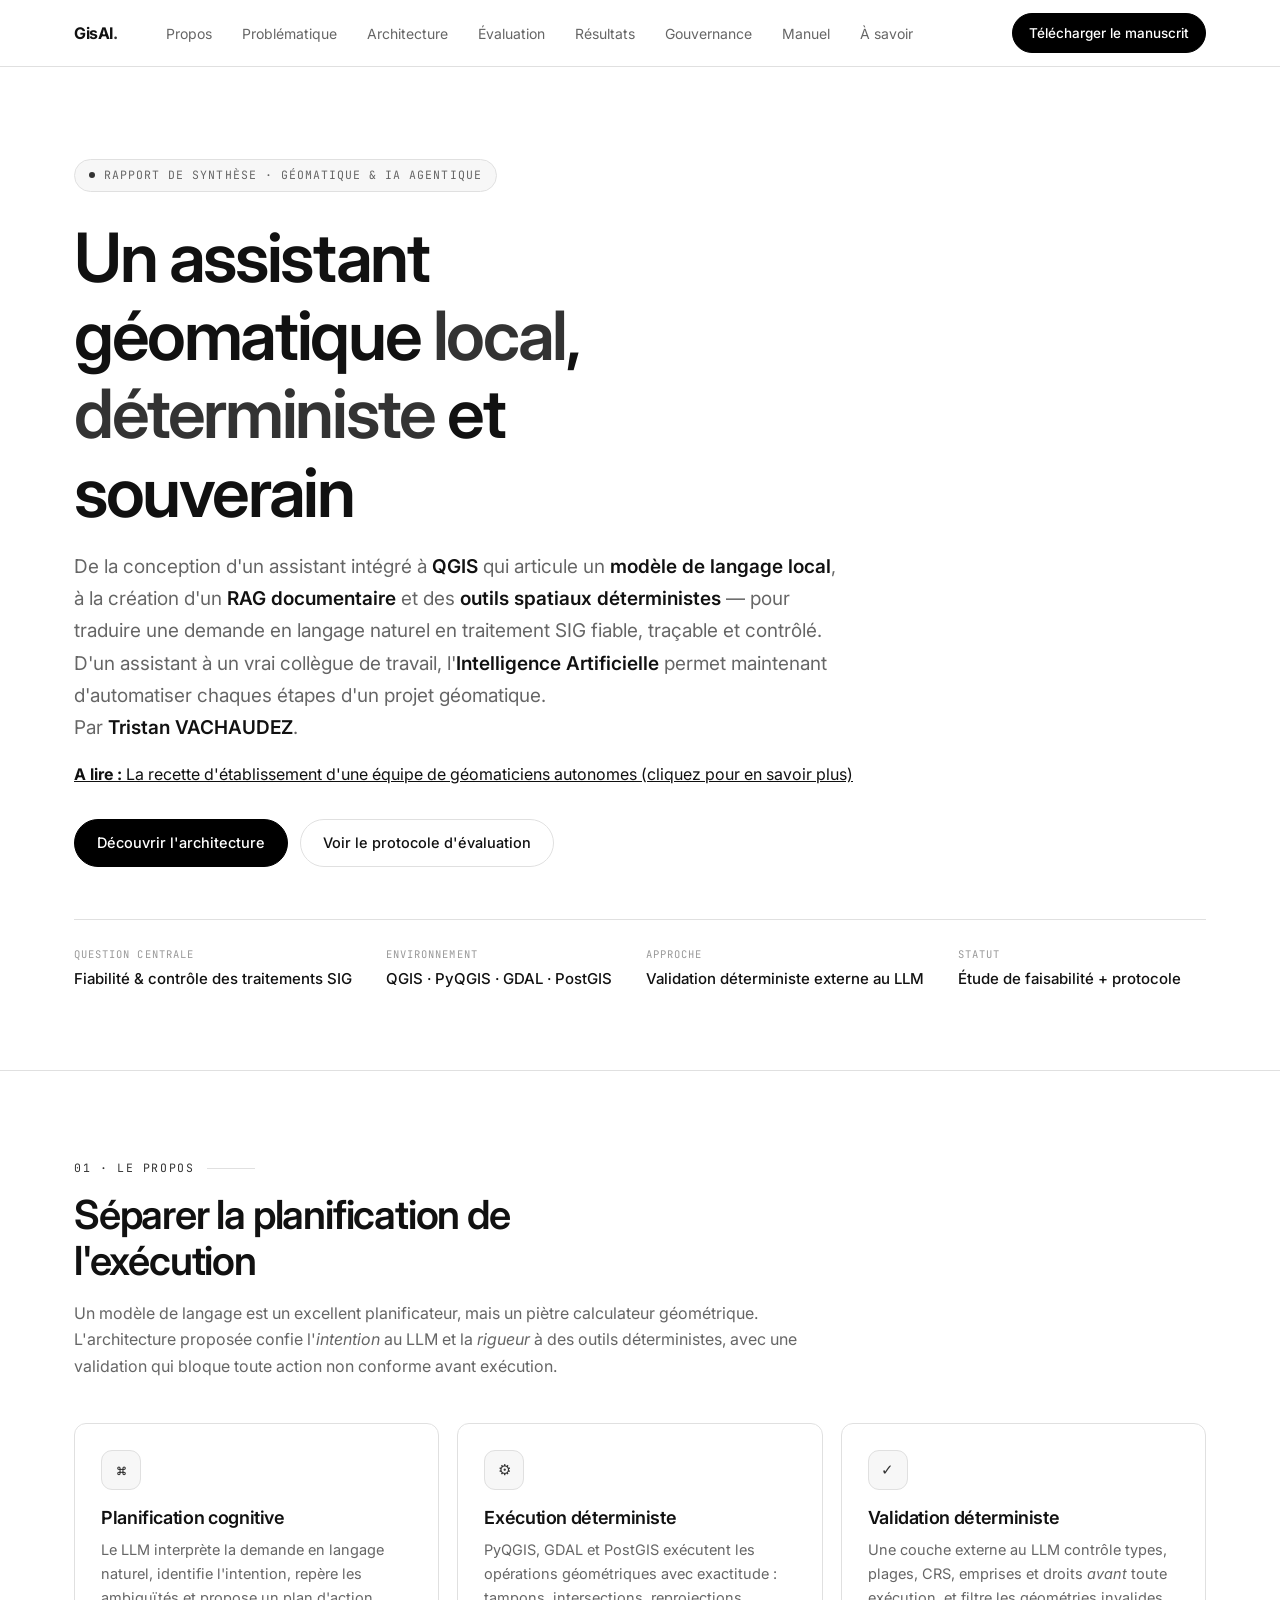
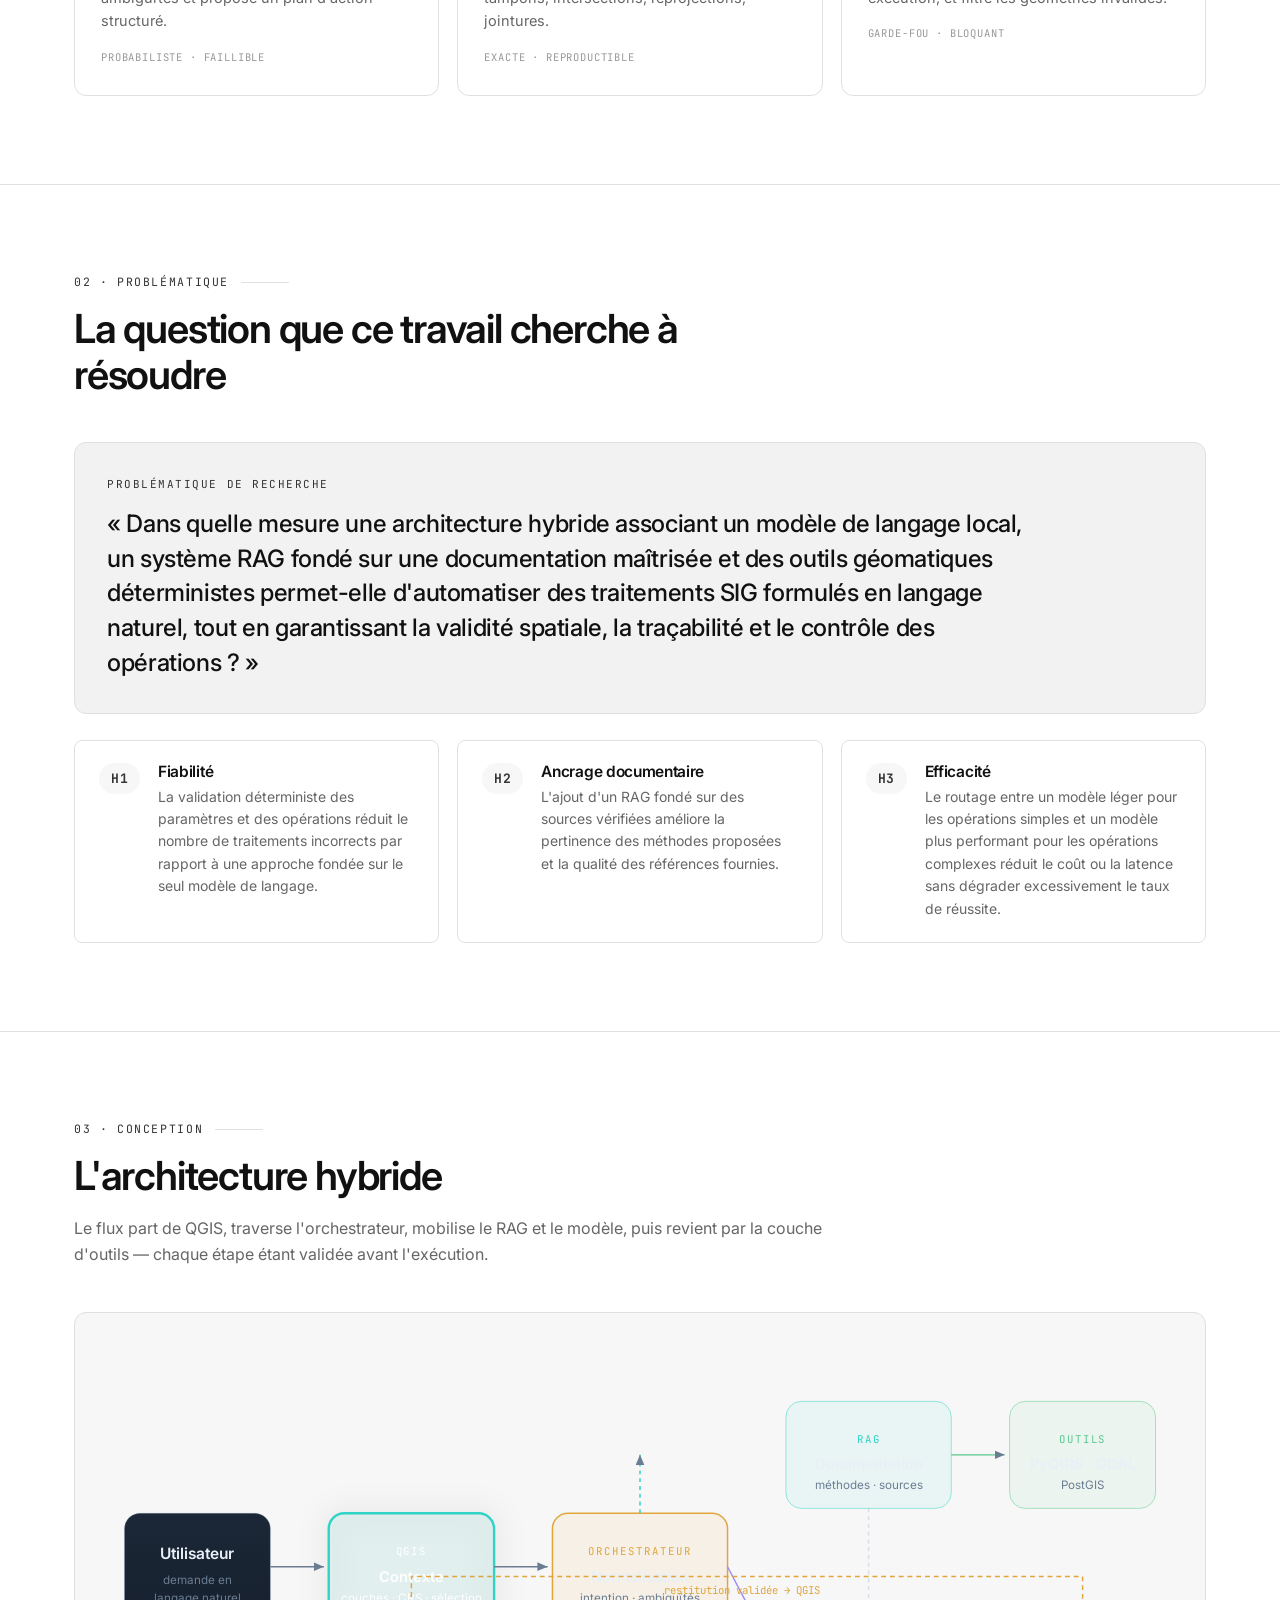
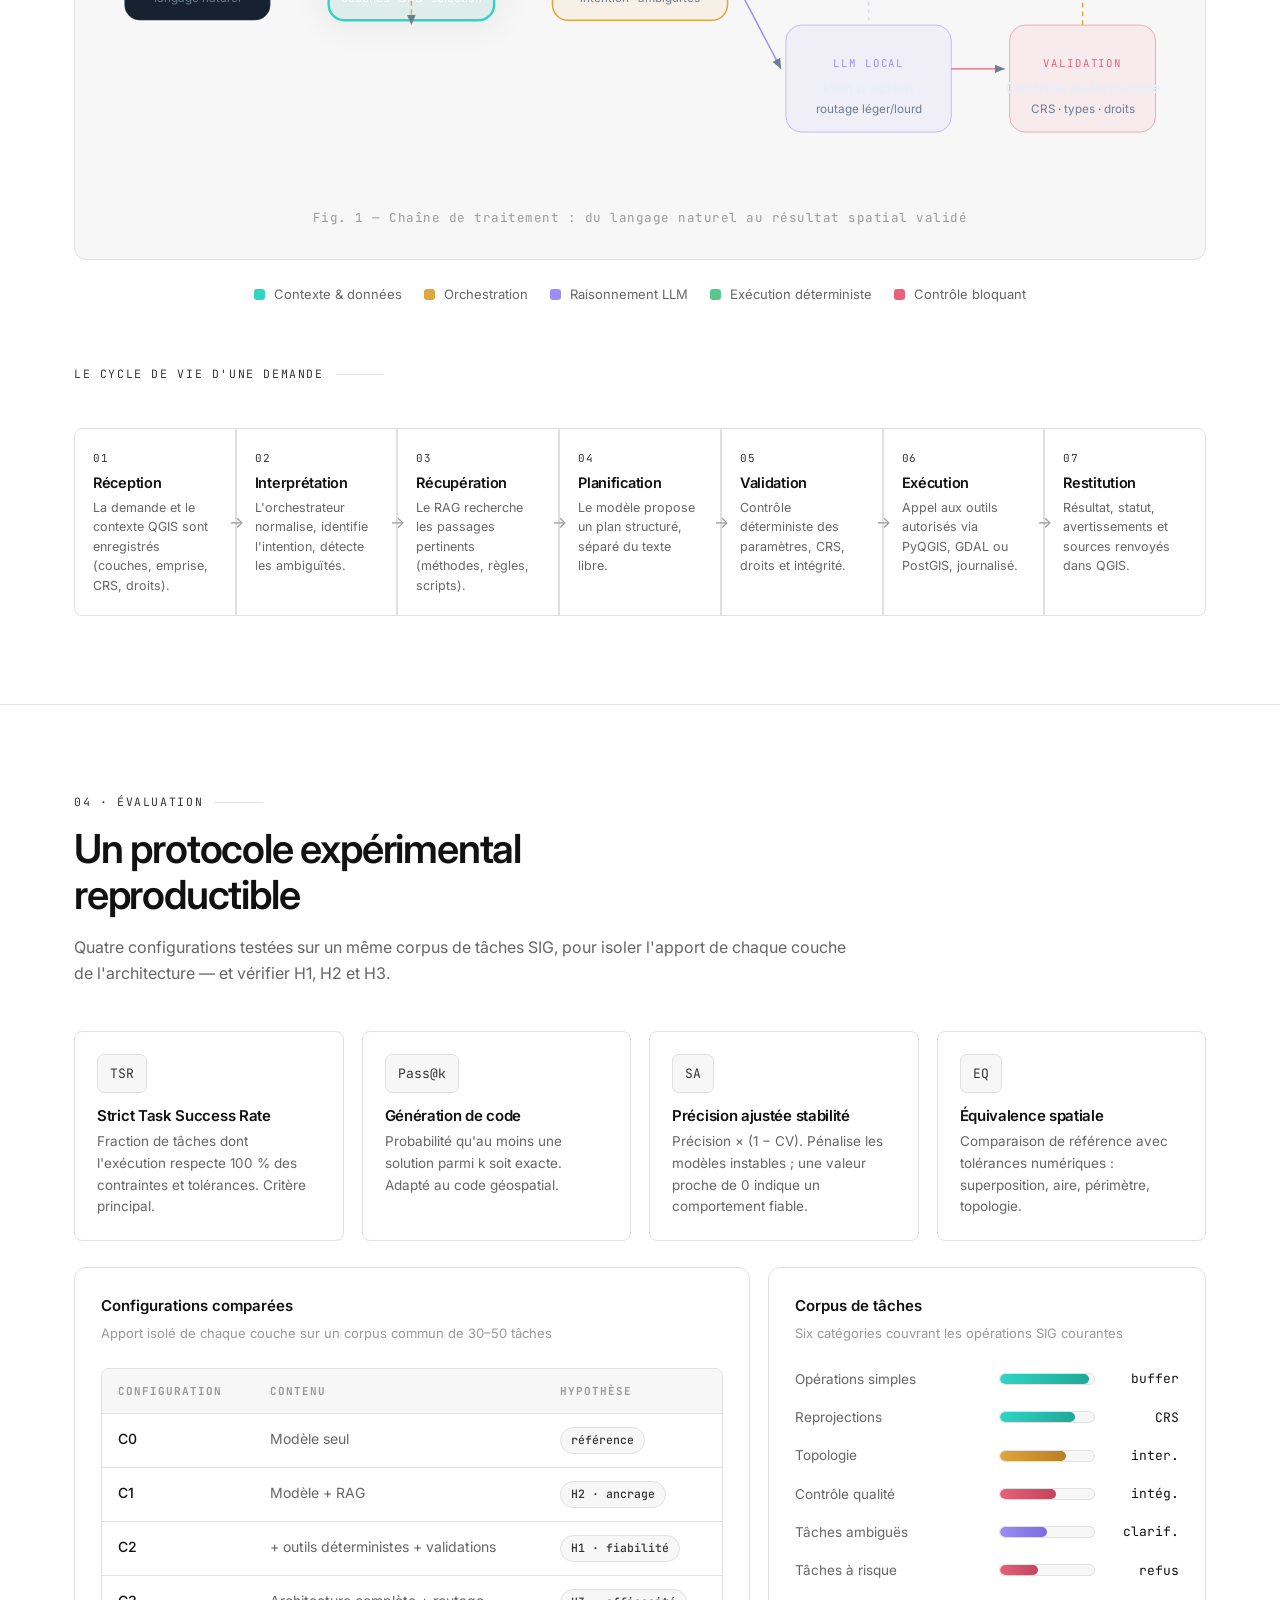
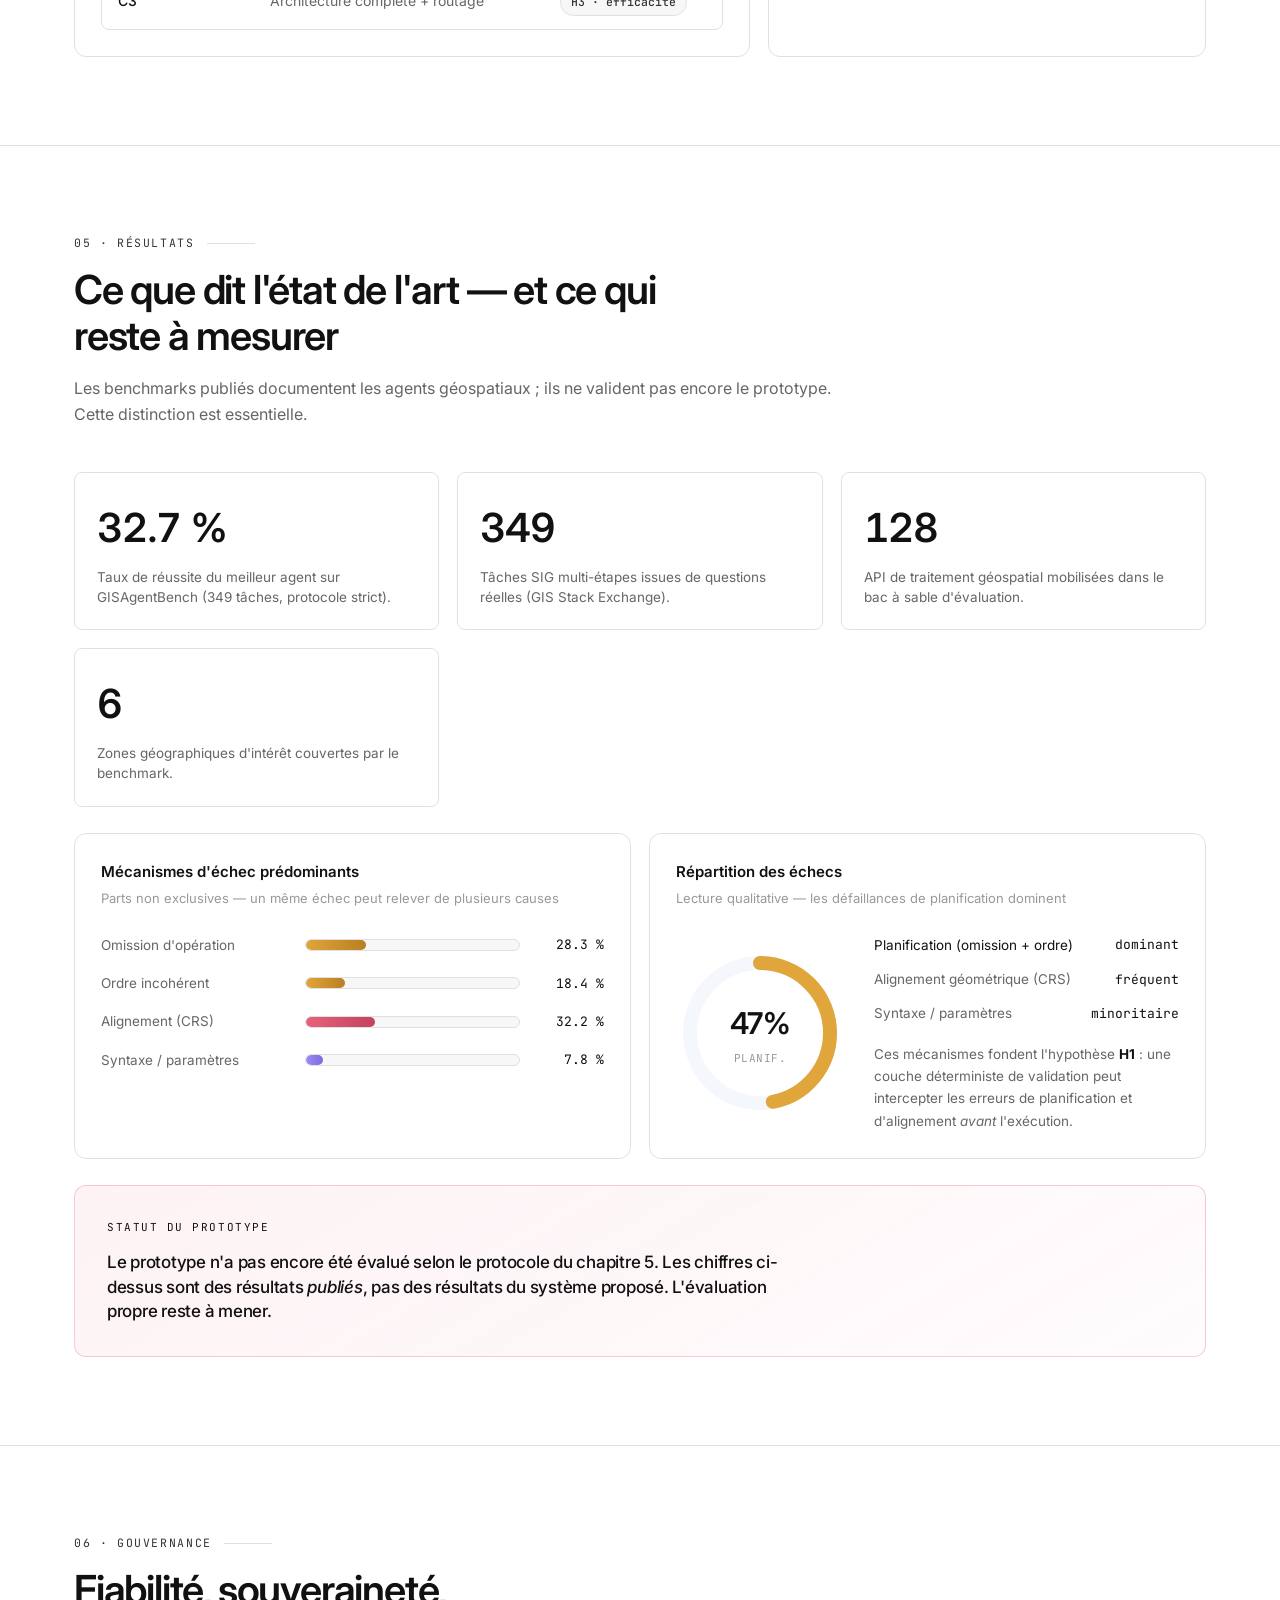
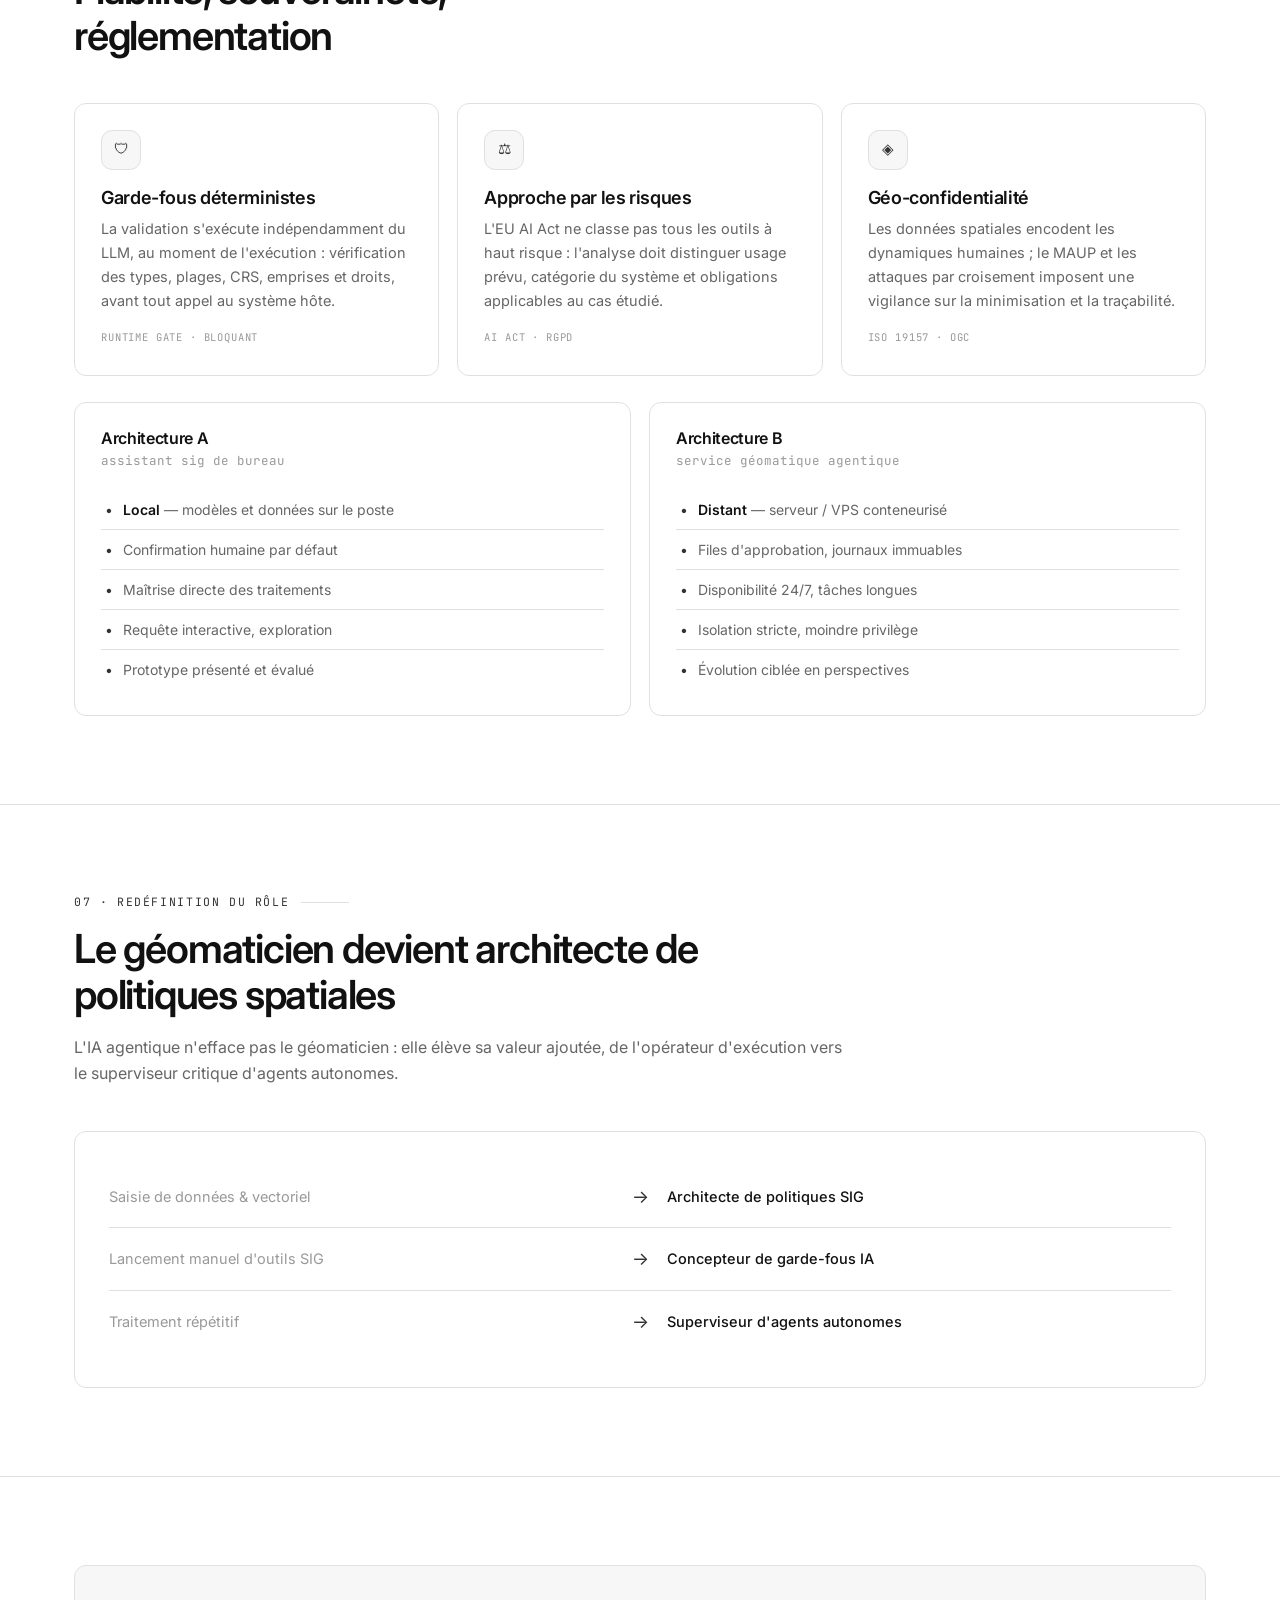
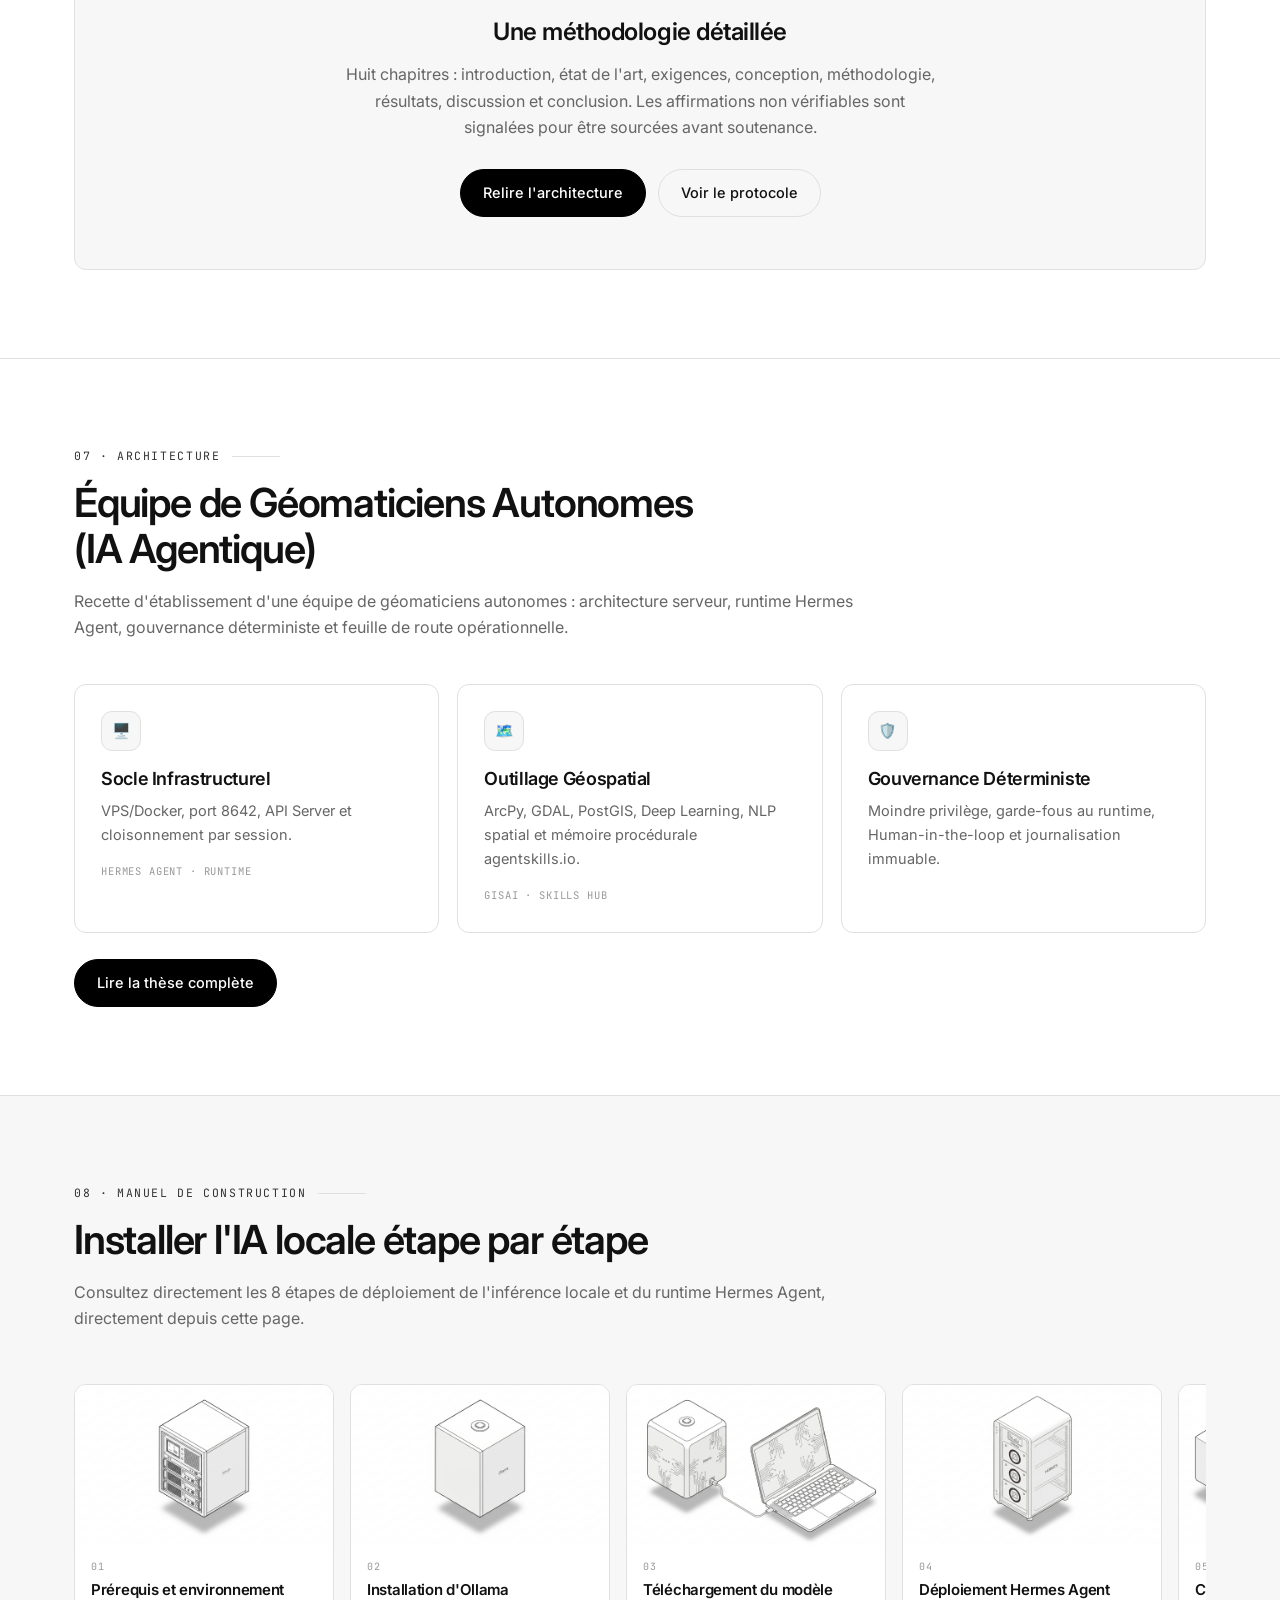
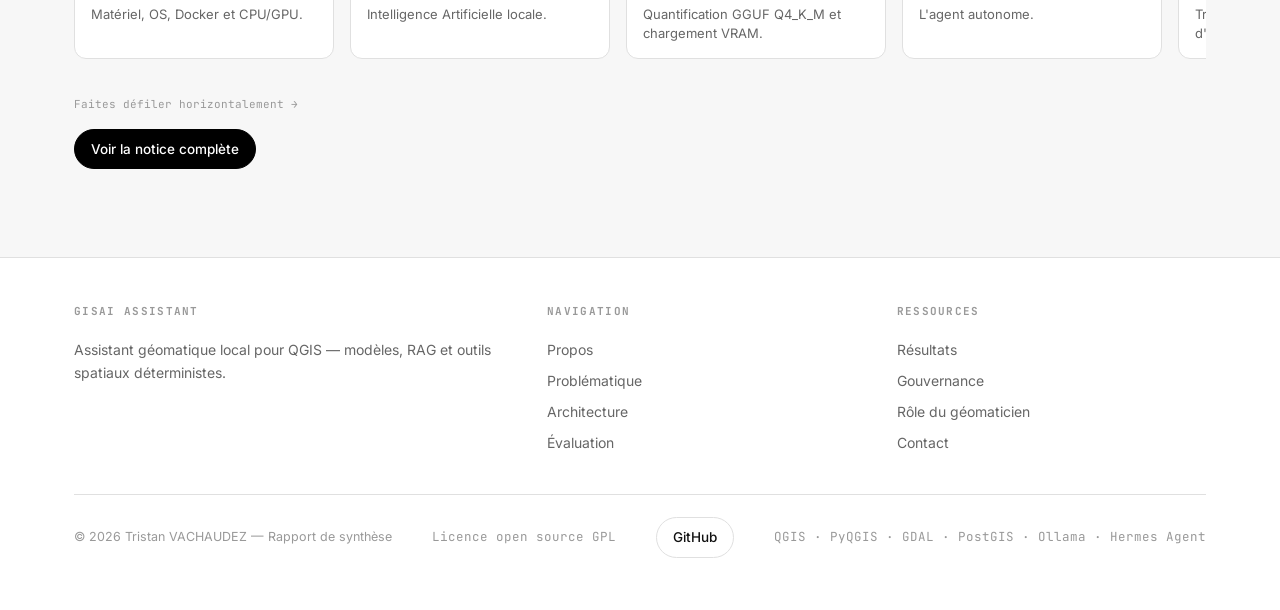
<file: index.html>
<!DOCTYPE html>
<html lang="fr">
<head>
  <meta charset="UTF-8" />
  <meta name="viewport" content="width=device-width, initial-scale=1.0" />
  <title>GisAI Assistant — Assistant géomatique local pour QGIS</title>
  <meta name="description" content="De la conception d'un assistant géomatique local pour QGIS : articulation d'un modèle de langage, d'un RAG documentaire et d'outils spatiaux déterministes. Étude de faisabilité et protocole d'évaluation." />
  <link rel="icon" href="data:image/svg+xml,<svg xmlns='http://www.w3.org/2000/svg' viewBox='0 0 100 100'><rect width='100' height='100' rx='22' fill='%23000000'/><text x='50' y='66' font-size='52' text-anchor='middle' font-family='monospace' font-weight='bold' fill='%23FFFFFF'>G</text></svg>" />
  <link rel="preconnect" href="https://fonts.googleapis.com">
  <link rel="preconnect" href="https://fonts.gstatic.com" crossorigin>
  <link href="https://fonts.googleapis.com/css2?family=Inter:wght@300;400;500;600;700&family=JetBrains+Mono:wght@400;500;700&display=swap" rel="stylesheet">
  <link rel="stylesheet" href="css/style.css" />
</head>
<body>

  <!-- ===================== NAV ===================== -->
  <header class="nav">
    <div class="wrap nav-in">
      <a href="#top" class="brand">
        <div>GisAI<span>.</span></div>
      </a>
      <ul class="nav-links">
        <li><a href="#propos">Propos</a></li>
        <li><a href="#problematique">Problématique</a></li>
        <li><a href="#architecture">Architecture</a></li>
        <li><a href="#evaluation">Évaluation</a></li>
        <li><a href="#resultats">Résultats</a></li>
        <li><a href="#gouvernance">Gouvernance</a></li>
        <li><a href="manuel.html">Manuel</a></li>
        <li class="dropdown">
          <a href="#" class="dropdown-toggle">À savoir</a>
          <ul class="dropdown-menu">
            <li><a href="top-outils.html">Top outils</a></li>
            <li><a href="agentic-team.html">Agentic team</a></li>
            <li><a href="choix-ia-locale.html">Choisir son IA locale</a></li>
          </ul>
        </li>
      </ul>
      <div class="nav-right">
        <a href="https://raw.githubusercontent.com/Tristan14123/gisAI/main/rapport_geomatique_ia_v4.docx.pdf" download="rapport_geomatique_ia_v4.docx.pdf" target="_blank" rel="noopener noreferrer" class="btn btn-primary btn-sm">Télécharger le manuscrit</a>
        <button class="burger" aria-label="Menu"><span></span><span></span><span></span></button>
      </div>
    </div>
  </header>

  <!-- ===================== HERO ===================== -->
  <section class="hero" id="top">
    <div class="hero-grid-bg"></div>
    <div class="wrap hero-inner">
      <span class="eyebrow"><span class="dot"></span>Rapport de synthèse · Géomatique &amp; IA agentique</span>
      <h1>Un assistant géomatique <span class="a">local</span>, <span class="t">déterministe</span> et souverain</h1>
      <p class="lead">
        De la conception d'un assistant intégré à <strong>QGIS</strong> qui articule un
        <strong>modèle de langage local</strong>, à la création d'un <strong>RAG documentaire</strong> et des
        <strong>outils spatiaux déterministes</strong> — pour traduire une demande en langage
        naturel en traitement SIG fiable, traçable et contrôlé. D'un assistant à un vrai collègue de travail, l'<strong>Intelligence Artificielle</strong> permet maintenant d'automatiser chaques étapes d'un projet géomatique.<br>
        Par <strong>Tristan VACHAUDEZ</strong>.
        </p>
        <p style="margin-top: 1em; color: var(--text-4);">
          <a href="agentic-team.html" style="text-decoration: underline; color: var(--link);"><strong>A lire :</strong> La recette d'établissement d'une équipe de géomaticiens autonomes <span class="sr-only">(cliquez pour en savoir plus)</span></a>
        </p>
      
      <div class="hero-cta">
        <a href="#architecture" class="btn btn-primary">Découvrir l'architecture</a>
        <a href="#evaluation" class="btn btn-ghost">Voir le protocole d'évaluation</a>
      </div>
      <div class="hero-meta">
        <div class="m"><div class="k">Question centrale</div><div class="v">Fiabilité &amp; contrôle des traitements SIG</div></div>
        <div class="m"><div class="k">Environnement</div><div class="v">QGIS · PyQGIS · GDAL · PostGIS</div></div>
        <div class="m"><div class="k">Approche</div><div class="v">Validation déterministe externe au LLM</div></div>
        <div class="m"><div class="k">Statut</div><div class="v">Étude de faisabilité + protocole</div></div>
      </div>
    </div>
  </section>
 
  <!-- ===================== PROPOS ===================== -->
  <section class="section" id="propos">
    <div class="wrap">
      <div class="sec-head reveal">
        
        <div class="sec-label">01 · Le propos</div>
        <h2 class="sec-title">Séparer la planification de l'exécution</h2>
        <p class="sec-desc">
          Un modèle de langage est un excellent planificateur, mais un piètre calculateur
          géométrique. L'architecture proposée confie l'<em>intention</em> au LLM et la
          <em>rigueur</em> à des outils déterministes, avec une validation qui bloque toute
          action non conforme avant exécution.
        </p>
      </div>

      <div class="grid g3">
        <div class="card reveal">
          <div class="ico">⌘</div>
          <h3>Planification cognitive</h3>
          <p>Le LLM interprète la demande en langage naturel, identifie l'intention, repère les ambiguïtés et propose un plan d'action structuré.</p>
          <span class="tag">probabiliste · faillible</span>
        </div>
        <div class="card reveal">
          <div class="ico">⚙</div>
          <h3>Exécution déterministe</h3>
          <p>PyQGIS, GDAL et PostGIS exécutent les opérations géométriques avec exactitude : tampons, intersections, reprojections, jointures.</p>
          <span class="tag">exacte · reproductible</span>
        </div>
        <div class="card reveal">
          <div class="ico">✓</div>
          <h3>Validation déterministe</h3>
          <p>Une couche externe au LLM contrôle types, plages, CRS, emprises et droits <em>avant</em> toute exécution, et filtre les géométries invalides.</p>
          <span class="tag">garde-fou · bloquant</span>
        </div>
      </div>
    </div>
  </section>

  <!-- ===================== PROBLEMATIQUE ===================== -->
  <section class="section" id="problematique">
    <div class="wrap">
      <div class="sec-head reveal">
        <div class="sec-label">02 · Problématique</div>
        <h2 class="sec-title">La question que ce travail cherche à résoudre</h2>
      </div>

      <div class="problem reveal">
        <div class="plabel">Problématique de recherche</div>
        <blockquote>
          « Dans quelle mesure une architecture hybride associant un modèle de langage local,
          un système RAG fondé sur une documentation maîtrisée et des outils géomatiques
          déterministes permet-elle d'automatiser des traitements SIG formulés en langage
          naturel, tout en garantissant la <span style="color:var(--amber)">validité spatiale</span>,
          la <span style="color:var(--amber)">traçabilité</span> et le
          <span style="color:var(--amber)">contrôle</span> des opérations ? »
        </blockquote>
      </div>

      <div class="grid g3" style="margin-top:26px;">
        <div class="hypo h1 reveal">
          <span class="badge">H1</span>
          <div><h4>Fiabilité</h4><p>La validation déterministe des paramètres et des opérations réduit le nombre de traitements incorrects par rapport à une approche fondée sur le seul modèle de langage.</p></div>
        </div>
        <div class="hypo h2 reveal">
          <span class="badge">H2</span>
          <div><h4>Ancrage documentaire</h4><p>L'ajout d'un RAG fondé sur des sources vérifiées améliore la pertinence des méthodes proposées et la qualité des références fournies.</p></div>
        </div>
        <div class="hypo h3 reveal">
          <span class="badge">H3</span>
          <div><h4>Efficacité</h4><p>Le routage entre un modèle léger pour les opérations simples et un modèle plus performant pour les opérations complexes réduit le coût ou la latence sans dégrader excessivement le taux de réussite.</p></div>
        </div>
      </div>
    </div>
  </section>

  <!-- ===================== ARCHITECTURE ===================== -->
  <section class="section" id="architecture">
    <div class="wrap">
      <div class="sec-head reveal">
        <div class="sec-label">03 · Conception</div>
        <h2 class="sec-title">L'architecture hybride</h2>
        <p class="sec-desc">
          Le flux part de QGIS, traverse l'orchestrateur, mobilise le RAG et le modèle, puis
          revient par la couche d'outils — chaque étape étant validée avant l'exécution.
        </p>
      </div>

      <!-- Diagramme SVG -->
      <div class="arch reveal">
        <svg viewBox="0 0 1100 460" xmlns="http://www.w3.org/2000/svg" role="img" aria-label="Diagramme d'architecture du GisAI Assistant">
          <defs>
            <linearGradient id="gAmber" x1="0" y1="0" x2="1" y2="1">
              <stop offset="0%" stop-color="#F0BC5E"/><stop offset="100%" stop-color="#E0A53B"/>
            </linearGradient>
            <linearGradient id="gTeal" x1="0" y1="0" x2="1" y2="1">
              <stop offset="0%" stop-color="#2FD4C4"/><stop offset="100%" stop-color="#1FA89A"/>
            </linearGradient>
            <linearGradient id="gViolet" x1="0" y1="0" x2="1" y2="1">
              <stop offset="0%" stop-color="#9C8CF5"/><stop offset="100%" stop-color="#7B6BE0"/>
            </linearGradient>
            <linearGradient id="gPanel" x1="0" y1="0" x2="0" y2="1">
              <stop offset="0%" stop-color="#1C2837"/><stop offset="100%" stop-color="#16202E"/>
            </linearGradient>
            <marker id="arrow" markerWidth="10" markerHeight="10" refX="7" refY="3" orient="auto">
              <path d="M0,0 L7,3 L0,6 Z" fill="#6B7D92"/>
            </marker>
          </defs>

          <!-- boîtes -->
          <g class="flow-node" id="n-user">
            <rect x="20" y="175" width="150" height="110" rx="16" fill="url(#gPanel)" stroke="rgba(148,176,210,.22)"/>
            <text x="95" y="222" text-anchor="middle" fill="#E8EFF7" font-size="16" font-weight="600" font-family="Inter">Utilisateur</text>
            <text x="95" y="248" text-anchor="middle" fill="#6B7D92" font-size="12" font-family="Inter">demande en</text>
            <text x="95" y="266" text-anchor="middle" fill="#6B7D92" font-size="12" font-family="Inter">langage naturel</text>
          </g>

          <g class="flow-node" id="n-qgis">
            <rect x="230" y="175" width="170" height="110" rx="16" fill="rgba(47,212,196,.08)" stroke="#2FD4C4" stroke-width="1.5"/>
            <text x="315" y="218" text-anchor="middle" fill="#2FD4C4" font-size="11" font-family="JetBrains Mono" letter-spacing="2">QGIS</text>
            <text x="315" y="246" text-anchor="middle" fill="#E8EFF7" font-size="15" font-weight="600" font-family="Inter">Contexte</text>
            <text x="315" y="266" text-anchor="middle" fill="#6B7D92" font-size="12" font-family="Inter">couches · CRS · sélection</text>
          </g>

          <g class="flow-node" id="n-router">
            <rect x="460" y="175" width="180" height="110" rx="16" fill="rgba(224,165,59,.09)" stroke="#E0A53B" stroke-width="1.5"/>
            <text x="550" y="218" text-anchor="middle" fill="#E0A53B" font-size="11" font-family="JetBrains Mono" letter-spacing="2">ORCHESTRATEUR</text>
            <text x="550" y="246" text-anchor="middle" fill="#E8EFF7" font-size="15" font-weight="600" font-family="Inter">Normalisation</text>
            <text x="550" y="266" text-anchor="middle" fill="#6B7D92" font-size="12" font-family="Inter">intention · ambiguïtés</text>
          </g>

          <g class="flow-node" id="n-rag">
            <rect x="700" y="60" width="170" height="110" rx="16" fill="rgba(47,212,196,.07)" stroke="rgba(47,212,196,.5)"/>
            <text x="785" y="103" text-anchor="middle" fill="#2FD4C4" font-size="11" font-family="JetBrains Mono" letter-spacing="2">RAG</text>
            <text x="785" y="130" text-anchor="middle" fill="#E8EFF7" font-size="15" font-weight="600" font-family="Inter">Documentation</text>
            <text x="785" y="150" text-anchor="middle" fill="#6B7D92" font-size="12" font-family="Inter">méthodes · sources</text>
          </g>

          <g class="flow-node" id="n-model">
            <rect x="700" y="290" width="170" height="110" rx="16" fill="rgba(156,140,245,.08)" stroke="rgba(156,140,245,.55)"/>
            <text x="785" y="333" text-anchor="middle" fill="#9C8CF5" font-size="11" font-family="JetBrains Mono" letter-spacing="2">LLM LOCAL</text>
            <text x="785" y="360" text-anchor="middle" fill="#E8EFF7" font-size="15" font-weight="600" font-family="Inter">Plan d'action</text>
            <text x="785" y="380" text-anchor="middle" fill="#6B7D92" font-size="12" font-family="Inter">routage léger/lourd</text>
          </g>

          <g class="flow-node" id="n-tools">
            <rect x="930" y="60" width="150" height="110" rx="16" fill="rgba(88,201,138,.07)" stroke="rgba(88,201,138,.5)"/>
            <text x="1005" y="103" text-anchor="middle" fill="#58C98A" font-size="11" font-family="JetBrains Mono" letter-spacing="2">OUTILS</text>
            <text x="1005" y="130" text-anchor="middle" fill="#E8EFF7" font-size="15" font-weight="600" font-family="Inter">PyQGIS · GDAL</text>
            <text x="1005" y="150" text-anchor="middle" fill="#6B7D92" font-size="12" font-family="Inter">PostGIS</text>
          </g>

          <g class="flow-node" id="n-validate">
            <rect x="930" y="290" width="150" height="110" rx="16" fill="rgba(232,97,122,.08)" stroke="rgba(232,97,122,.5)"/>
            <text x="1005" y="333" text-anchor="middle" fill="#E8617A" font-size="11" font-family="JetBrains Mono" letter-spacing="2">VALIDATION</text>
            <text x="1005" y="360" text-anchor="middle" fill="#E8EFF7" font-size="15" font-weight="600" font-family="Inter">Contrôle déterministe</text>
            <text x="1005" y="380" text-anchor="middle" fill="#6B7D92" font-size="12" font-family="Inter">CRS · types · droits</text>
          </g>

          <!-- flèches -->
          <line x1="170" y1="230" x2="225" y2="230" stroke="#6B7D92" stroke-width="1.5" marker-end="url(#arrow)"/>
          <line x1="400" y1="230" x2="455" y2="230" stroke="#6B7D92" stroke-width="1.5" marker-end="url(#arrow)"/>
          <line x1="550" y1="175" x2="550" y2="115" stroke="#2FD4C4" stroke-width="1.5" stroke-dasharray="4 4" marker-end="url(#arrow)"/>
          <line x1="640" y1="230" x2="695" y2="335" stroke="#9C8CF5" stroke-width="1.5" marker-end="url(#arrow)"/>
          <line x1="785" y1="170" x2="785" y2="285" stroke="rgba(148,176,210,.35)" stroke-width="1.5" stroke-dasharray="4 4"/>
          <line x1="870" y1="115" x2="925" y2="115" stroke="#58C98A" stroke-width="1.5" marker-end="url(#arrow)"/>
          <line x1="870" y1="335" x2="925" y2="335" stroke="#E8617A" stroke-width="1.5" marker-end="url(#arrow)"/>
          <path d="M 1005 290 L 1005 240 L 315 240 L 315 290" fill="none" stroke="#E0A53B" stroke-width="1.5" stroke-dasharray="5 4" marker-end="url(#arrow)"/>
          <text x="655" y="258" text-anchor="middle" fill="#E0A53B" font-size="11" font-family="JetBrains Mono">restitution validée → QGIS</text>
        </svg>
        <div class="arch-cap">Fig. 1 — Chaîne de traitement : du langage naturel au résultat spatial validé</div>
      </div>

      <div class="legend reveal">
        <div class="li"><span class="sw" style="background:#2FD4C4"></span>Contexte &amp; données</div>
        <div class="li"><span class="sw" style="background:#E0A53B"></span>Orchestration</div>
        <div class="li"><span class="sw" style="background:#9C8CF5"></span>Raisonnement LLM</div>
        <div class="li"><span class="sw" style="background:#58C98A"></span>Exécution déterministe</div>
        <div class="li"><span class="sw" style="background:#E8617A"></span>Contrôle bloquant</div>
      </div>

      <!-- pipeline -->
      <div class="sec-head reveal" style="margin-top:60px;">
        <div class="sec-label">Le cycle de vie d'une demande</div>
      </div>
      <div class="pipe reveal">
        <div class="pipe-step"><div class="pn">01</div><h4>Réception</h4><p>La demande et le contexte QGIS sont enregistrés (couches, emprise, CRS, droits).</p></div>
        <div class="pipe-step"><div class="pn">02</div><h4>Interprétation</h4><p>L'orchestrateur normalise, identifie l'intention, détecte les ambiguïtés.</p></div>
        <div class="pipe-step"><div class="pn">03</div><h4>Récupération</h4><p>Le RAG recherche les passages pertinents (méthodes, règles, scripts).</p></div>
        <div class="pipe-step"><div class="pn">04</div><h4>Planification</h4><p>Le modèle propose un plan structuré, séparé du texte libre.</p></div>
        <div class="pipe-step"><div class="pn">05</div><h4>Validation</h4><p>Contrôle déterministe des paramètres, CRS, droits et intégrité.</p></div>
        <div class="pipe-step"><div class="pn">06</div><h4>Exécution</h4><p>Appel aux outils autorisés via PyQGIS, GDAL ou PostGIS, journalisé.</p></div>
        <div class="pipe-step"><div class="pn">07</div><h4>Restitution</h4><p>Résultat, statut, avertissements et sources renvoyés dans QGIS.</p></div>
      </div>
    </div>
  </section>

  <!-- ===================== EVALUATION ===================== -->
  <section class="section" id="evaluation">
    <div class="wrap">
      <div class="sec-head reveal">
        <div class="sec-label">04 · Évaluation</div>
        <h2 class="sec-title">Un protocole expérimental reproductible</h2>
        <p class="sec-desc">
          Quatre configurations testées sur un même corpus de tâches SIG, pour isoler
          l'apport de chaque couche de l'architecture — et vérifier H1, H2 et H3.
        </p>
      </div>

      <div class="grid g4">
        <div class="metric reveal">
          <div class="code">TSR</div>
          <h4>Strict Task Success Rate</h4>
          <p>Fraction de tâches dont l'exécution respecte 100 % des contraintes et tolérances. Critère principal.</p>
        </div>
        <div class="metric reveal">
          <div class="code">Pass@k</div>
          <h4>Génération de code</h4>
          <p>Probabilité qu'au moins une solution parmi k soit exacte. Adapté au code géospatial.</p>
        </div>
        <div class="metric reveal">
          <div class="code">SA</div>
          <h4>Précision ajustée stabilité</h4>
          <p>Précision × (1 − CV). Pénalise les modèles instables ; une valeur proche de 0 indique un comportement fiable.</p>
        </div>
        <div class="metric reveal">
          <div class="code">EQ</div>
          <h4>Équivalence spatiale</h4>
          <p>Comparaison de référence avec tolérances numériques : superposition, aire, périmètre, topologie.</p>
        </div>
      </div>

      <div class="grid g2" style="margin-top:26px;">
        <div class="chart-card reveal">
          <div class="chart-title">Configurations comparées</div>
          <div class="chart-sub">Apport isolé de chaque couche sur un corpus commun de 30–50 tâches</div>
          <div class="tbl-wrap">
            <table>
              <thead><tr><th>Configuration</th><th>Contenu</th><th>Hypothèse</th></tr></thead>
              <tbody>
                <tr><td>C0</td><td>Modèle seul</td><td><span class="pill">référence</span></td></tr>
                <tr><td>C1</td><td>Modèle + RAG</td><td><span class="pill teal">H2 · ancrage</span></td></tr>
                <tr><td>C2</td><td>+ outils déterministes + validations</td><td><span class="pill amber">H1 · fiabilité</span></td></tr>
                <tr><td>C3</td><td>Architecture complète + routage</td><td><span class="pill violet">H3 · efficacité</span></td></tr>
              </tbody>
            </table>
          </div>
        </div>

        <div class="chart-card reveal">
          <div class="chart-title">Corpus de tâches</div>
          <div class="chart-sub">Six catégories couvrant les opérations SIG courantes</div>
          <div class="bars">
            <div class="bar-row"><span class="bl">Opérations simples</span><div class="bar-track"><div class="bar-fill" data-val="95" style="background:linear-gradient(90deg,#2FD4C4,#1FA89A)"></div></div><span class="bv">buffer</span></div>
            <div class="bar-row"><span class="bl">Reprojections</span><div class="bar-track"><div class="bar-fill" data-val="80" style="background:linear-gradient(90deg,#2FD4C4,#1FA89A)"></div></div><span class="bv">CRS</span></div>
            <div class="bar-row"><span class="bl">Topologie</span><div class="bar-track"><div class="bar-fill" data-val="70" style="background:linear-gradient(90deg,#E0A53B,#b97f22)"></div></div><span class="bv">inter.</span></div>
            <div class="bar-row"><span class="bl">Contrôle qualité</span><div class="bar-track"><div class="bar-fill" data-val="60" style="background:linear-gradient(90deg,#E8617A,#c2445c)"></div></div><span class="bv">intég.</span></div>
            <div class="bar-row"><span class="bl">Tâches ambiguës</span><div class="bar-track"><div class="bar-fill" data-val="50" style="background:linear-gradient(90deg,#9C8CF5,#7B6BE0)"></div></div><span class="bv">clarif.</span></div>
            <div class="bar-row"><span class="bl">Tâches à risque</span><div class="bar-track"><div class="bar-fill" data-val="40" style="background:linear-gradient(90deg,#E8617A,#c2445c)"></div></div><span class="bv">refus</span></div>
          </div>
        </div>
      </div>
    </div>
  </section>

  <!-- ===================== RESULTATS ===================== -->
  <section class="section" id="resultats">
    <div class="wrap">
      <div class="sec-head reveal">
        <div class="sec-label">05 · Résultats</div>
        <h2 class="sec-title">Ce que dit l'état de l'art — et ce qui reste à mesurer</h2>
        <p class="sec-desc">
          Les benchmarks publiés documentent les agents géospatiaux ; ils ne valident pas encore
          le prototype. Cette distinction est essentielle.
        </p>
      </div>

      <div class="grid g3">
        <div class="stat reveal">
          <div class="n"><span data-count="32.7" data-suffix=" %" style="color:var(--amber)">32.7 %</span></div>
          <div class="l">Taux de réussite du meilleur agent sur GISAgentBench (349 tâches, protocole strict).</div>
        </div>
        <div class="stat reveal">
          <div class="n"><span data-count="349">349</span></div>
          <div class="l">Tâches SIG multi-étapes issues de questions réelles (GIS Stack Exchange).</div>
        </div>
        <div class="stat reveal">
          <div class="n"><span data-count="128">128</span></div>
          <div class="l">API de traitement géospatial mobilisées dans le bac à sable d'évaluation.</div>
        </div>
        <div class="stat reveal">
          <div class="n"><span data-count="6">6</span></div>
          <div class="l">Zones géographiques d'intérêt couvertes par le benchmark.</div>
        </div>
      </div>

      <div class="grid g2" style="margin-top:26px;">
        <div class="chart-card reveal">
          <div class="chart-title">Mécanismes d'échec prédominants</div>
          <div class="chart-sub">Parts non exclusives — un même échec peut relever de plusieurs causes</div>
          <div class="bars">
            <div class="bar-row"><span class="bl">Omission d'opération</span><div class="bar-track"><div class="bar-fill" data-val="28.3" style="background:linear-gradient(90deg,#E0A53B,#b97f22)"></div></div><span class="bv">28.3 %</span></div>
            <div class="bar-row"><span class="bl">Ordre incohérent</span><div class="bar-track"><div class="bar-fill" data-val="18.4" style="background:linear-gradient(90deg,#E0A53B,#b97f22)"></div></div><span class="bv">18.4 %</span></div>
            <div class="bar-row"><span class="bl">Alignement (CRS)</span><div class="bar-track"><div class="bar-fill" data-val="32.2" style="background:linear-gradient(90deg,#E8617A,#c2445c)"></div></div><span class="bv">32.2 %</span></div>
            <div class="bar-row"><span class="bl">Syntaxe / paramètres</span><div class="bar-track"><div class="bar-fill" data-val="7.8" style="background:linear-gradient(90deg,#9C8CF5,#7B6BE0)"></div></div><span class="bv">7.8 %</span></div>
          </div>
        </div>

        <div class="chart-card reveal">
          <div class="chart-title">Répartition des échecs</div>
          <div class="chart-sub">Lecture qualitative — les défaillances de planification dominent</div>
          <div class="donut-wrap">
            <div class="donut">
              <svg width="168" height="168" viewBox="0 0 168 168">
                <circle cx="84" cy="84" r="70" fill="none" stroke="rgba(148,176,210,.1)" stroke-width="14"/>
                <circle class="donut-ring" data-pct="47" cx="84" cy="84" r="70" fill="none" stroke="#E0A53B" stroke-width="14" stroke-linecap="round"/>
              </svg>
              <div class="center"><div><div class="cv" style="color:var(--amber)">47%</div><div class="cl">PLANIF.</div></div></div>
            </div>
            <div style="flex:1;min-width:180px;">
              <div class="bars" style="gap:12px;">
                <div class="bar-row" style="grid-template-columns:1fr auto;gap:10px;"><span class="bl" style="color:var(--amber-2)">Planification (omission + ordre)</span><span class="bv">dominant</span></div>
                <div class="bar-row" style="grid-template-columns:1fr auto;gap:10px;"><span class="bl">Alignement géométrique (CRS)</span><span class="bv">fréquent</span></div>
                <div class="bar-row" style="grid-template-columns:1fr auto;gap:10px;"><span class="bl">Syntaxe / paramètres</span><span class="bv">minoritaire</span></div>
              </div>
              <p style="margin-top:18px;font-size:13.5px;color:var(--text-2);line-height:1.65;">
                Ces mécanismes fondent l'hypothèse <strong style="color:var(--text)">H1</strong> :
                une couche déterministe de validation peut intercepter les erreurs de
                planification et d'alignement <em>avant</em> l'exécution.
              </p>
            </div>
          </div>
        </div>
      </div>

      <div class="problem reveal" style="margin-top:26px;border-color:rgba(232,97,122,.3);background:linear-gradient(150deg,rgba(232,97,122,.08),rgba(232,97,122,.02));">
        <div class="plabel" style="color:var(--rose)">Statut du prototype</div>
        <blockquote style="font-size:17px;">
          Le prototype n'a pas encore été évalué selon le protocole du chapitre 5. Les chiffres
          ci-dessus sont des résultats <em>publiés</em>, pas des résultats du système proposé.
          L'évaluation propre reste à mener.
        </blockquote>
      </div>
    </div>
  </section>

  <!-- ===================== GOUVERNANCE ===================== -->
  <section class="section" id="gouvernance">
    <div class="wrap">
      <div class="sec-head reveal">
        <div class="sec-label">06 · Gouvernance</div>
        <h2 class="sec-title">Fiabilité, souveraineté, réglementation</h2>
      </div>

      <div class="grid g3">
        <div class="card reveal">
          <div class="ico">🛡</div>
          <h3>Garde-fous déterministes</h3>
          <p>La validation s'exécute indépendamment du LLM, au moment de l'exécution : vérification des types, plages, CRS, emprises et droits, avant tout appel au système hôte.</p>
          <span class="tag">runtime gate · bloquant</span>
        </div>
        <div class="card reveal">
          <div class="ico">⚖</div>
          <h3>Approche par les risques</h3>
          <p>L'EU AI Act ne classe pas tous les outils à haut risque : l'analyse doit distinguer usage prévu, catégorie du système et obligations applicables au cas étudié.</p>
          <span class="tag">AI Act · RGPD</span>
        </div>
        <div class="card reveal">
          <div class="ico">◈</div>
          <h3>Géo-confidentialité</h3>
          <p>Les données spatiales encodent les dynamiques humaines ; le MAUP et les attaques par croisement imposent une vigilance sur la minimisation et la traçabilité.</p>
          <span class="tag">ISO 19157 · OGC</span>
        </div>
      </div>

      <div class="vs" style="margin-top:26px;">
        <div class="vs-col a reveal">
          <h4>Architecture A</h4>
          <div class="sub">assistant sig de bureau</div>
          <ul>
            <li><strong>Local</strong> — modèles et données sur le poste</li>
            <li>Confirmation humaine par défaut</li>
            <li>Maîtrise directe des traitements</li>
            <li>Requête interactive, exploration</li>
            <li>Prototype présenté et évalué</li>
          </ul>
        </div>
        <div class="vs-col b reveal">
          <h4>Architecture B</h4>
          <div class="sub">service géomatique agentique</div>
          <ul>
            <li><strong>Distant</strong> — serveur / VPS conteneurisé</li>
            <li>Files d'approbation, journaux immuables</li>
            <li>Disponibilité 24/7, tâches longues</li>
            <li>Isolation stricte, moindre privilège</li>
            <li>Évolution ciblée en perspectives</li>
          </ul>
        </div>
      </div>
    </div>
  </section>

  <!-- ===================== ROLE ===================== -->
  <section class="section" id="role">
    <div class="wrap">
      <div class="sec-head reveal">
        <div class="sec-label">07 · Redéfinition du rôle</div>
        <h2 class="sec-title">Le géomaticien devient architecte de politiques spatiales</h2>
        <p class="sec-desc">
          L'IA agentique n'efface pas le géomaticien : elle élève sa valeur ajoutée, de
          l'opérateur d'exécution vers le superviseur critique d'agents autonomes.
        </p>
      </div>

      <div class="card reveal" style="padding:34px;">
        <div class="role-row"><span class="old">Saisie de données &amp; vectoriel</span><span class="arrow">→</span><span class="new">Architecte de politiques SIG</span></div>
        <div class="role-row"><span class="old">Lancement manuel d'outils SIG</span><span class="arrow">→</span><span class="new">Concepteur de garde-fous IA</span></div>
        <div class="role-row"><span class="old">Traitement répétitif</span><span class="arrow">→</span><span class="new">Superviseur d'agents autonomes</span></div>
      </div>
    </div>
  </section>

  <!-- ===================== CTA ===================== -->
  <section class="section" id="contact">
    <div class="wrap">
      <div class="cta reveal">
        <h1>Une méthodologie détaillée</h1>
        <p>
          Huit chapitres : introduction, état de l'art, exigences, conception, méthodologie,
          résultats, discussion et conclusion. Les affirmations non vérifiables sont signalées
          pour être sourcées avant soutenance.
        </p>
        <div class="btns">
          <a href="#top" class="btn btn-primary">Relire l'architecture</a>
          <a href="#evaluation" class="btn btn-ghost">Voir le protocole</a>
        </div>
      </div>
    </div>
  </section>

  <!-- ===================== THÈSE AGENTIQUE ===================== -->
  <section class="section" id="agentic">
    <div class="wrap">
      <div class="sec-head reveal">
        <div class="sec-label">07 · Architecture</div>
        <h2 class="sec-title">Équipe de Géomaticiens Autonomes (IA Agentique)</h2>
        <p class="sec-desc">
          Recette d'établissement d'une équipe de géomaticiens autonomes : architecture serveur, runtime Hermes Agent, gouvernance déterministe et feuille de route opérationnelle.
        </p>
      </div>
      <div class="grid g3 reveal" style="margin-top:26px;">
        <div class="card">
          <div class="ico">🖥️</div>
          <h3>Socle Infrastructurel</h3>
          <p>VPS/Docker, port 8642, API Server et cloisonnement par session.</p>
          <span class="tag">Hermes Agent · Runtime</span>
        </div>
        <div class="card">
          <div class="ico">🗺️</div>
          <h3>Outillage Géospatial</h3>
          <p>ArcPy, GDAL, PostGIS, Deep Learning, NLP spatial et mémoire procédurale agentskills.io.</p>
          <span class="tag">GisAI · Skills Hub</span>
        </div>
        <div class="card">
          <div class="ico">🛡️</div>
          <h3>Gouvernance Déterministe</h3>
          <p>Moindre privilège, garde-fous au runtime, Human-in-the-loop et journalisation immuable.</span>
        </div>
      </div>
      <a href="agentic-team.html" class="btn btn-primary" style="margin-top:26px;">Lire la thèse complète</a>
    </div>
  </section>

  <!-- ===================== CATALOGUE MANUEL ===================== -->
  <section class="section section-bg" id="manuel">
    <div class="wrap">
      <div class="sec-head reveal">
        <div class="sec-label">08 · Manuel de construction</div>
        <h2 class="sec-title">Installer l'IA locale étape par étape</h2>
        <p class="sec-desc">
          Consultez directement les 8 étapes de déploiement de l'inférence locale et du runtime Hermes Agent, directement depuis cette page.
        </p>
      </div>

      <div class="catalogue reveal">
        <div class="catalogue-track">
          <!-- Étape 1 -->
          <div class="catalogue-card">
            <img src="images/1.jpg" alt="Étape 1" class="catalogue-img">
            <div class="catalogue-info">
              <span class="catalogue-num">01</span>
              <h4>Prérequis et environnement</h4>
              <p>Matériel, OS, Docker et CPU/GPU.</p>
            </div>
          </div>
          <!-- Étape 2 -->
          <div class="catalogue-card">
            <img src="images/2.jpg" alt="Étape 2" class="catalogue-img">
            <div class="catalogue-info">
              <span class="catalogue-num">02</span>
              <h4>Installation d'Ollama</h4>
              <p>Intelligence Artificielle locale.</p>
            </div>
          </div>
          <!-- Étape 3 -->
          <div class="catalogue-card">
            <img src="images/3.jpg" alt="Étape 3" class="catalogue-img">
            <div class="catalogue-info">
              <span class="catalogue-num">03</span>
              <h4>Téléchargement du modèle</h4>
              <p>Quantification GGUF Q4_K_M et chargement VRAM.</p>
            </div>
          </div>
          <!-- Étape 4 -->
          <div class="catalogue-card">
            <img src="images/4.jpg" alt="Étape 4" class="catalogue-img">
            <div class="catalogue-info">
              <span class="catalogue-num">04</span>
              <h4>Déploiement Hermes Agent</h4>
              <p>L'agent autonome.</p>
            </div>
          </div>
          <!-- Étape 5 -->
          <div class="catalogue-card">
            <img src="images/5.jpg" alt="Étape 5" class="catalogue-img">
            <div class="catalogue-info">
              <span class="catalogue-num">05</span>
              <h4>Configuration du serveur API</h4>
              <p>Trois endpoints et clés d'authentification.</p>
            </div>
          </div>
          <!-- Étape 6 -->
          <div class="catalogue-card">
            <img src="images/6.jpg" alt="Étape 6" class="catalogue-img">
            <div class="catalogue-info">
              <span class="catalogue-num">06</span>
              <h4>Variables d'environnement</h4>
              <p>Stabilité multi-utilisateurs et ressources.</p>
            </div>
          </div>
          <!-- Étape 7 -->
          <div class="catalogue-card">
            <img src="images/7.jpg" alt="Étape 7" class="catalogue-img">
            <div class="catalogue-info">
              <span class="catalogue-num">07</span>
              <h4>Cloisonnement et plafonnement</h4>
              <p>Session Key et limitation des sorties.</p>
            </div>
          </div>
          <!-- Étape 8 -->
          <div class="catalogue-card">
            <img src="images/8.jpg" alt="Étape 8" class="catalogue-img">
            <div class="catalogue-info">
              <span class="catalogue-num">08</span>
              <h4>Vérification et production</h4>
              <p>Tests endpoints et intégration QGIS.</p>
            </div>
          </div>
        </div>
        <div class="catalogue-hint">Faites défiler horizontalement &rarr;</div>
        <a href="manuel.html" class="btn btn-primary btn-sm" style="margin-top:16px;">Voir la notice complète</a>
      </div>
    </div>
  </section>

  <!-- ===================== FOOTER ===================== -->
  <footer>
    <div class="wrap">
      <div class="foot-grid">
        <div>
          <h5>GisAI Assistant</h5>
          <span>Assistant géomatique local pour QGIS — modèles, RAG et outils spatiaux déterministes.</span>
        </div>
        <div>
          <h5>Navigation</h5>
          <a href="#propos">Propos</a>
          <a href="#problematique">Problématique</a>
          <a href="#architecture">Architecture</a>
          <a href="#evaluation">Évaluation</a>
        </div>
        <div>
          <h5>Ressources</h5>
          <a href="#resultats">Résultats</a>
          <a href="#gouvernance">Gouvernance</a>
          <a href="#role">Rôle du géomaticien</a>
          <a href="#contact">Contact</a>
        </div>
      </div>
      <div class="foot-bottom">
        <span>© 2026 Tristan VACHAUDEZ — Rapport de synthèse</span>
        <span class="mono">Licence open source GPL</span>
        <a href="https://github.com/Tristan14123" target="_blank" rel="noopener noreferrer" class="btn btn-sm btn-ghost">GitHub</a>
        <span class="mono">QGIS · PyQGIS · GDAL · PostGIS · Ollama · Hermes Agent</span>
      </div>
    </div>
  </footer>

  <script src="js/main.js"></script>
</body>
</html>
</file>
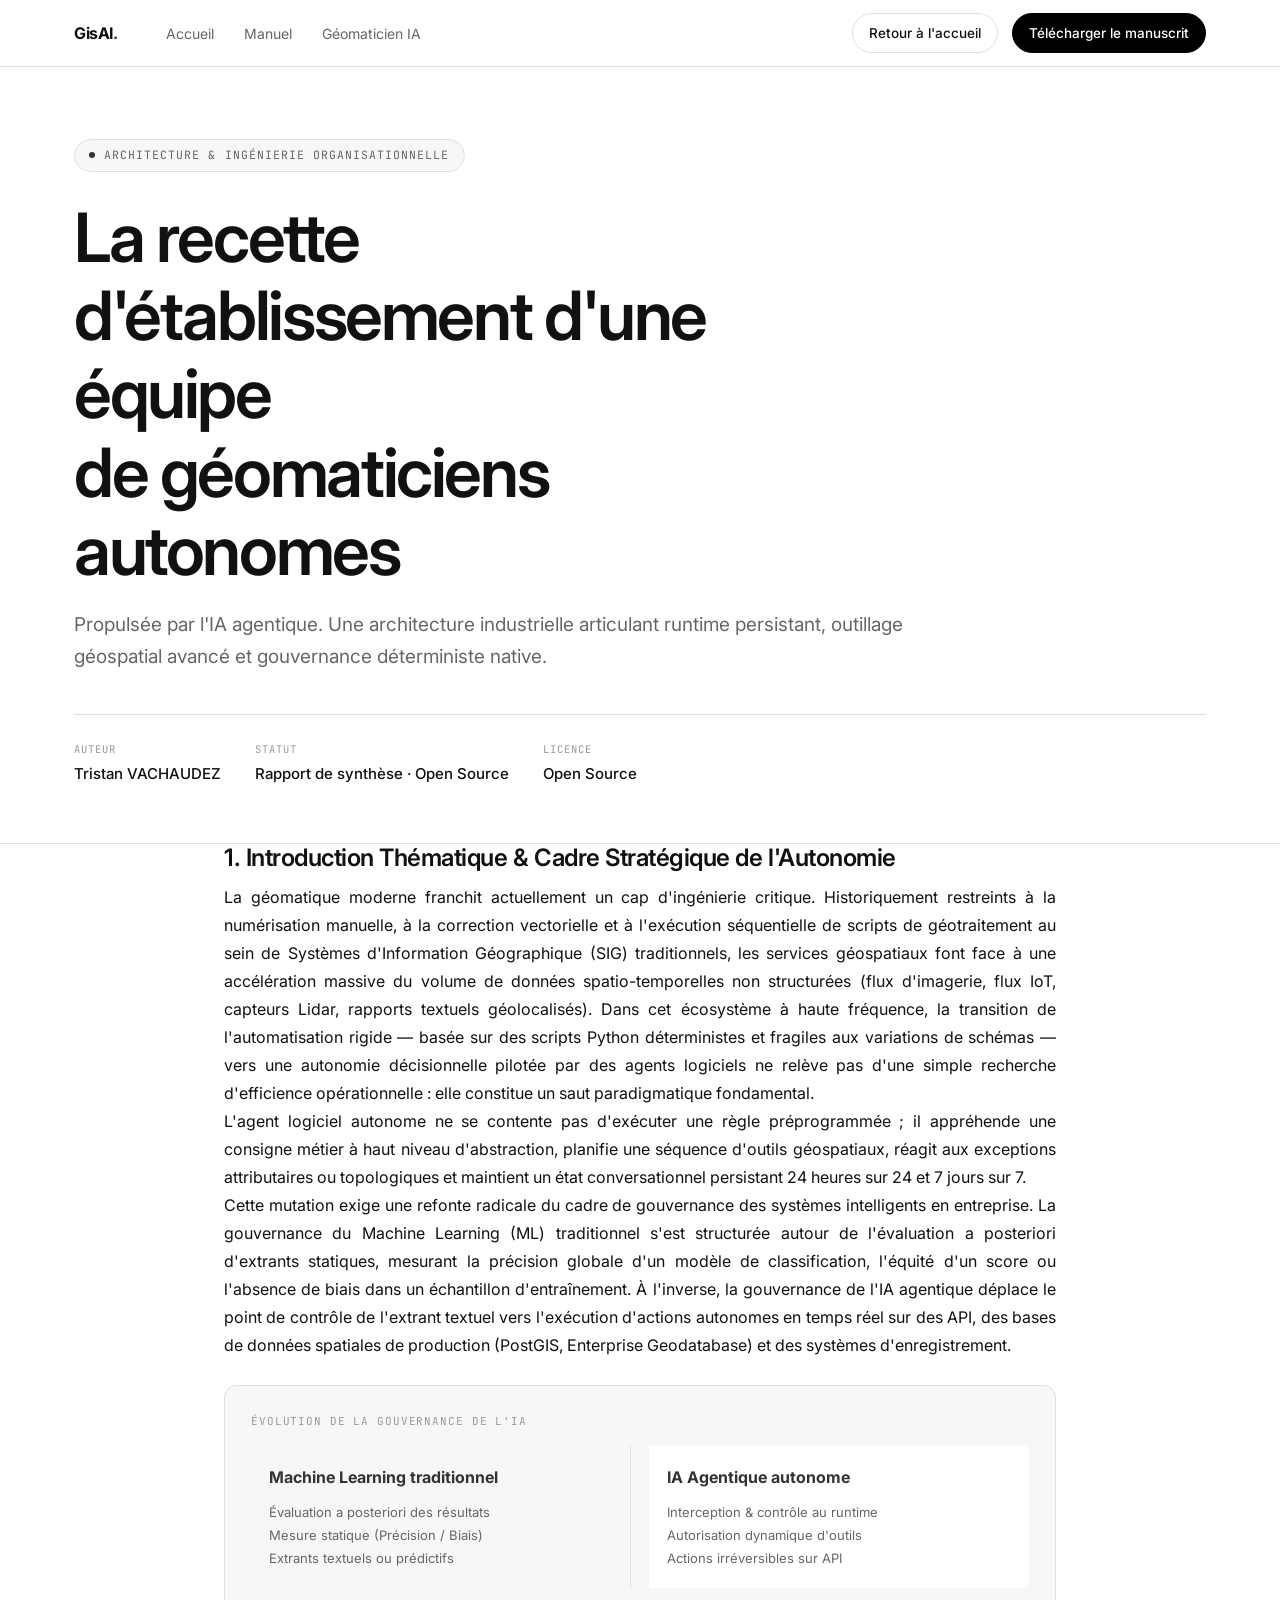
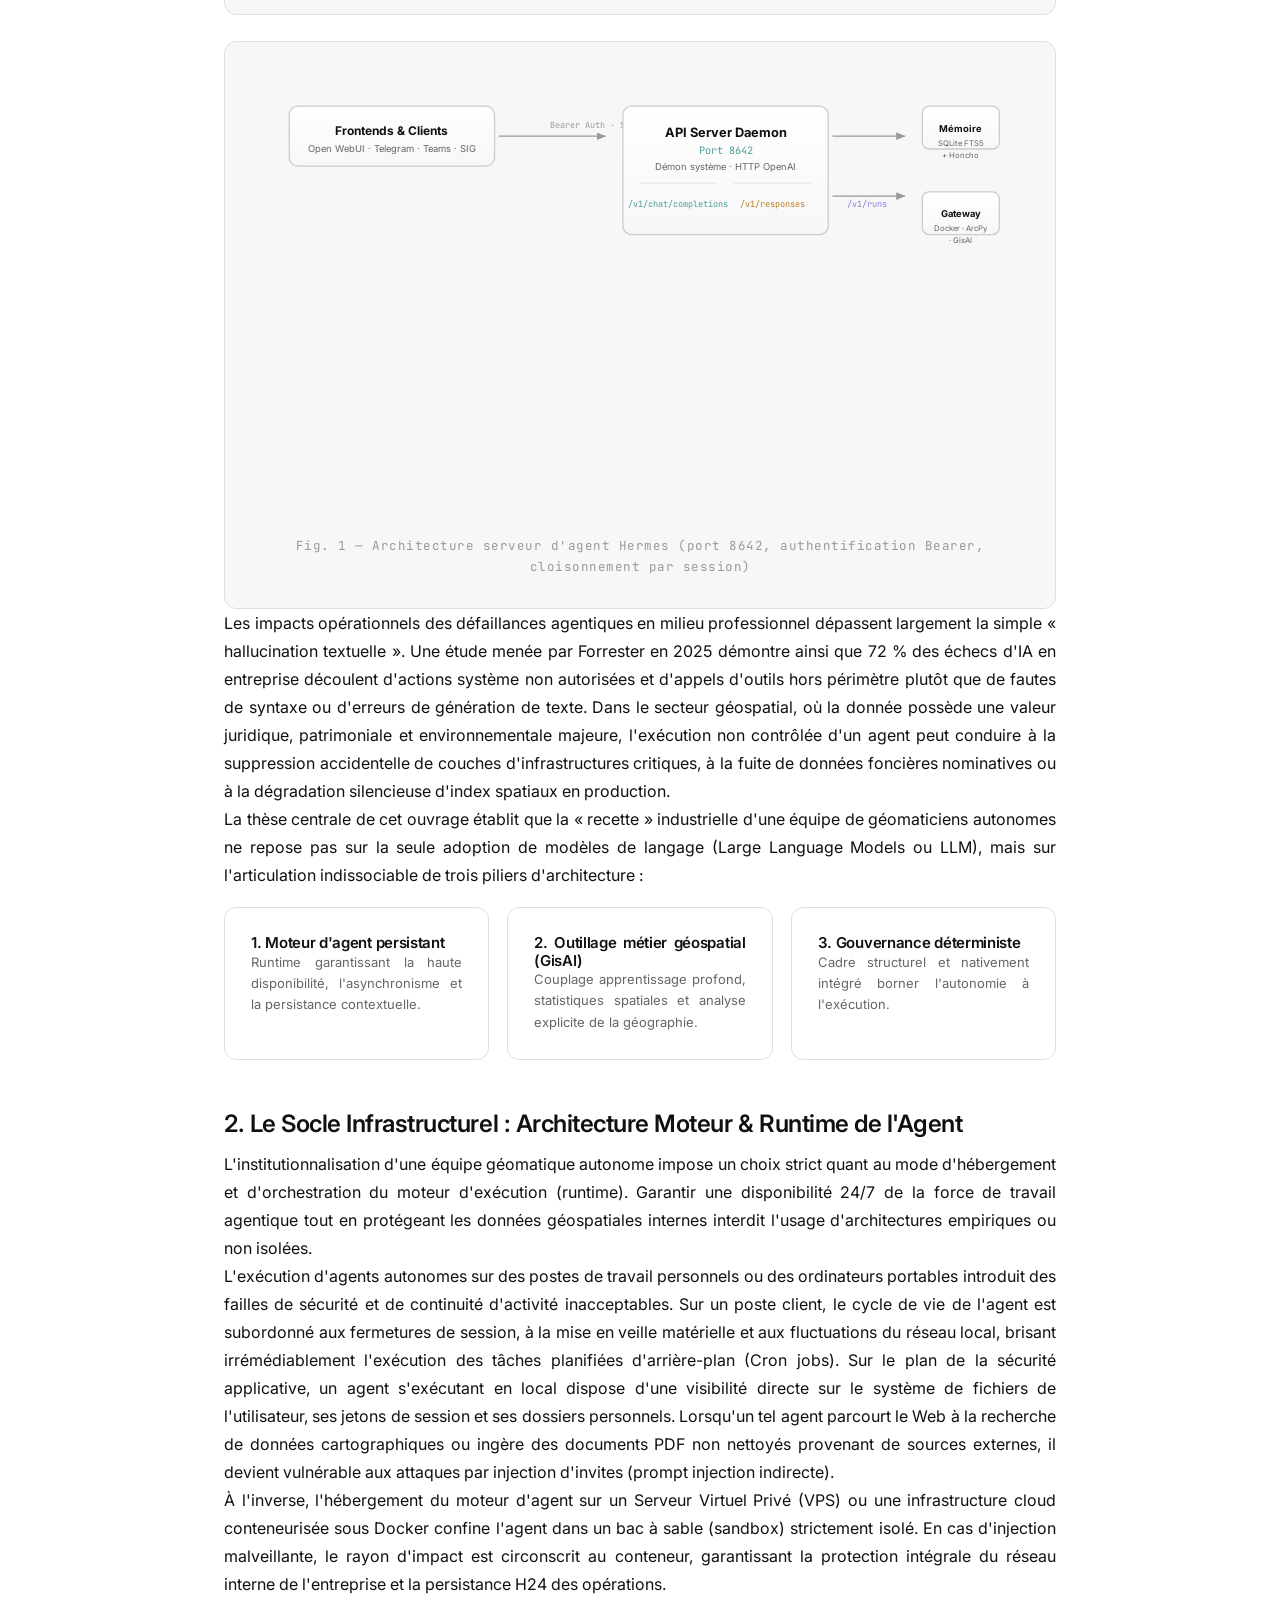
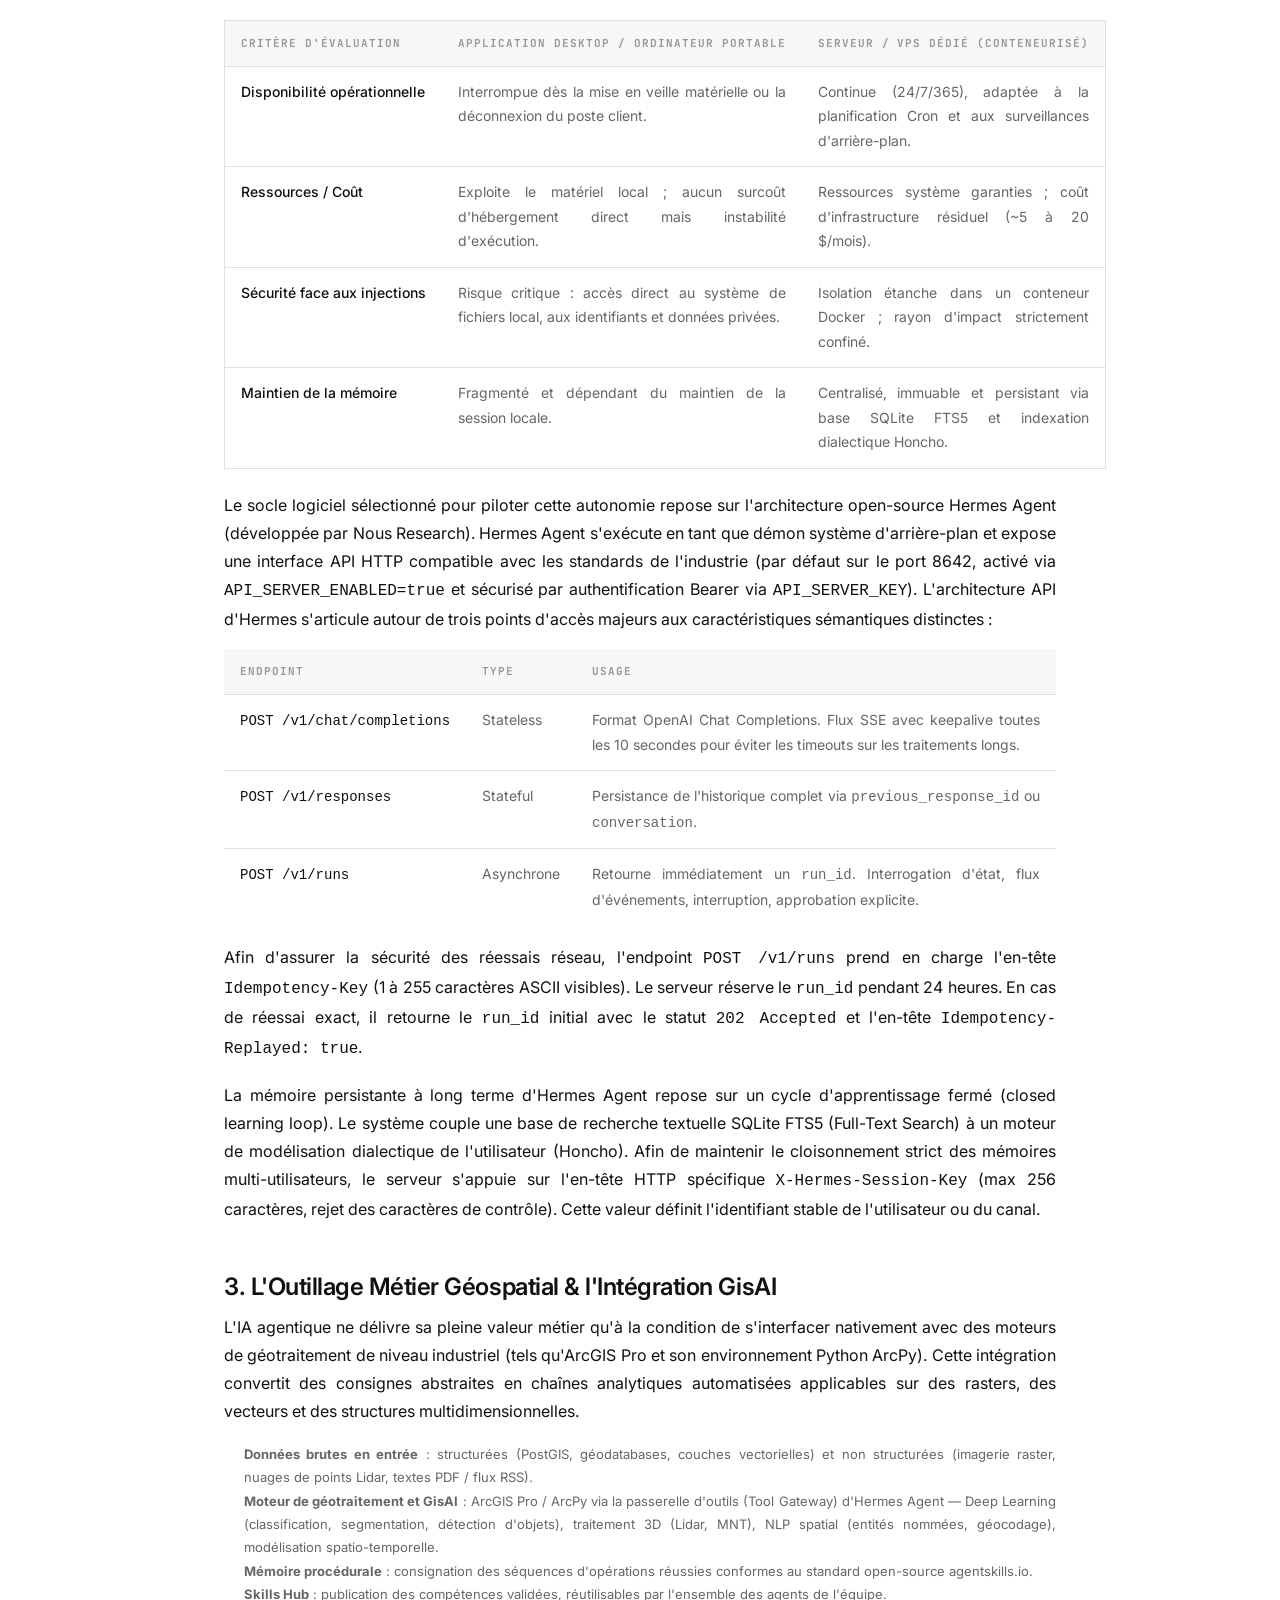
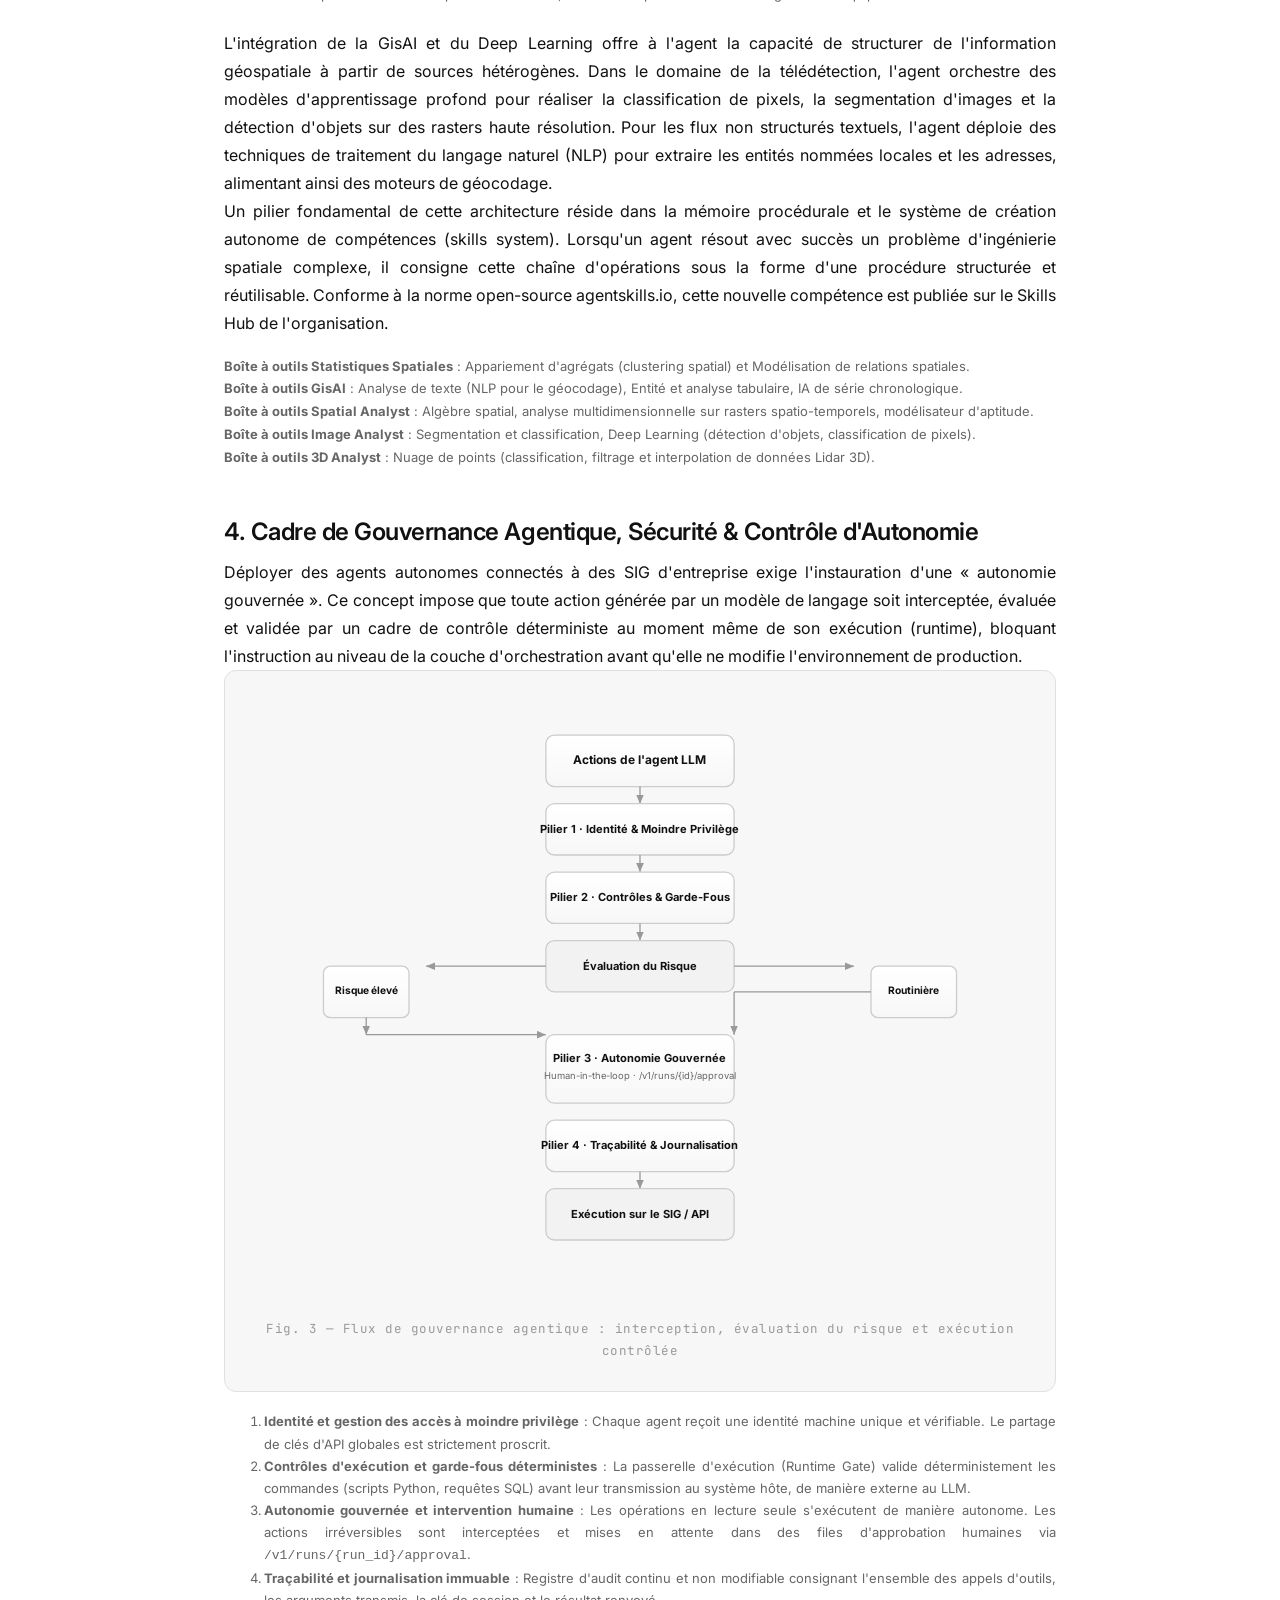
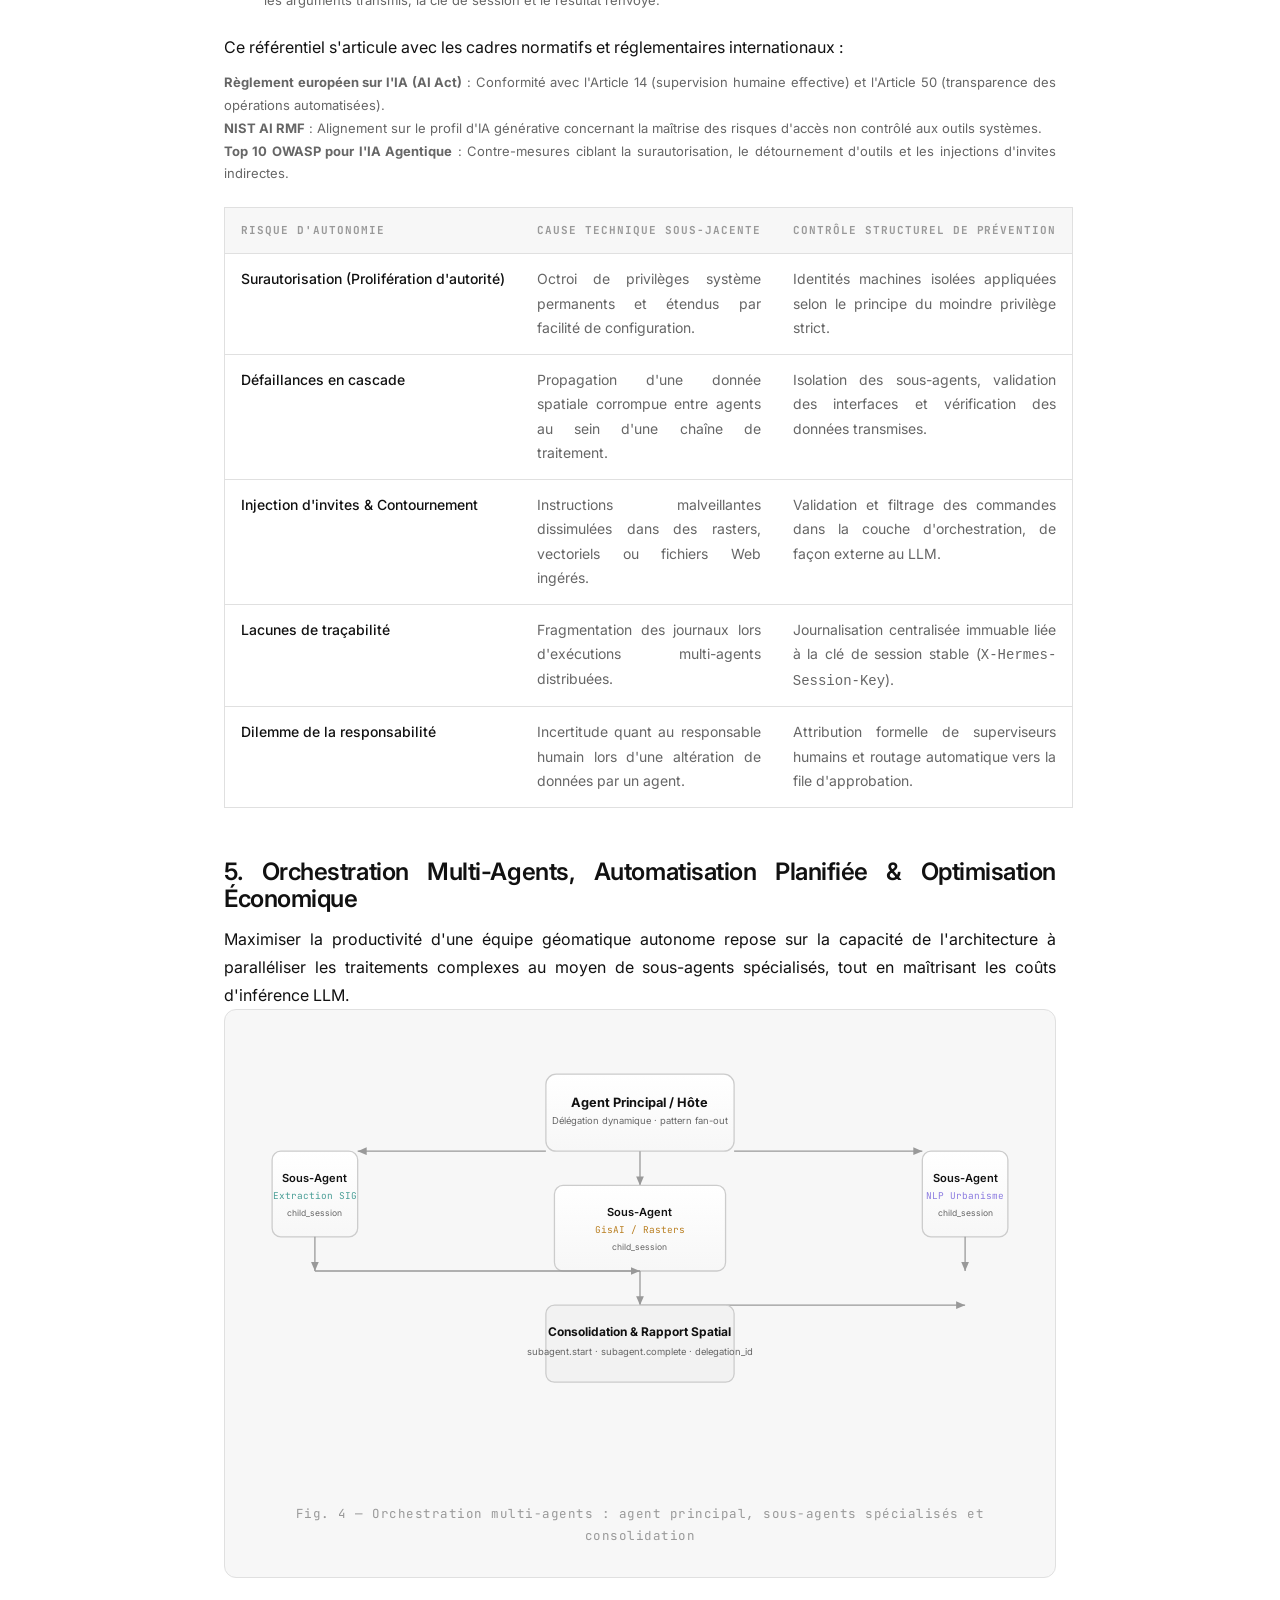
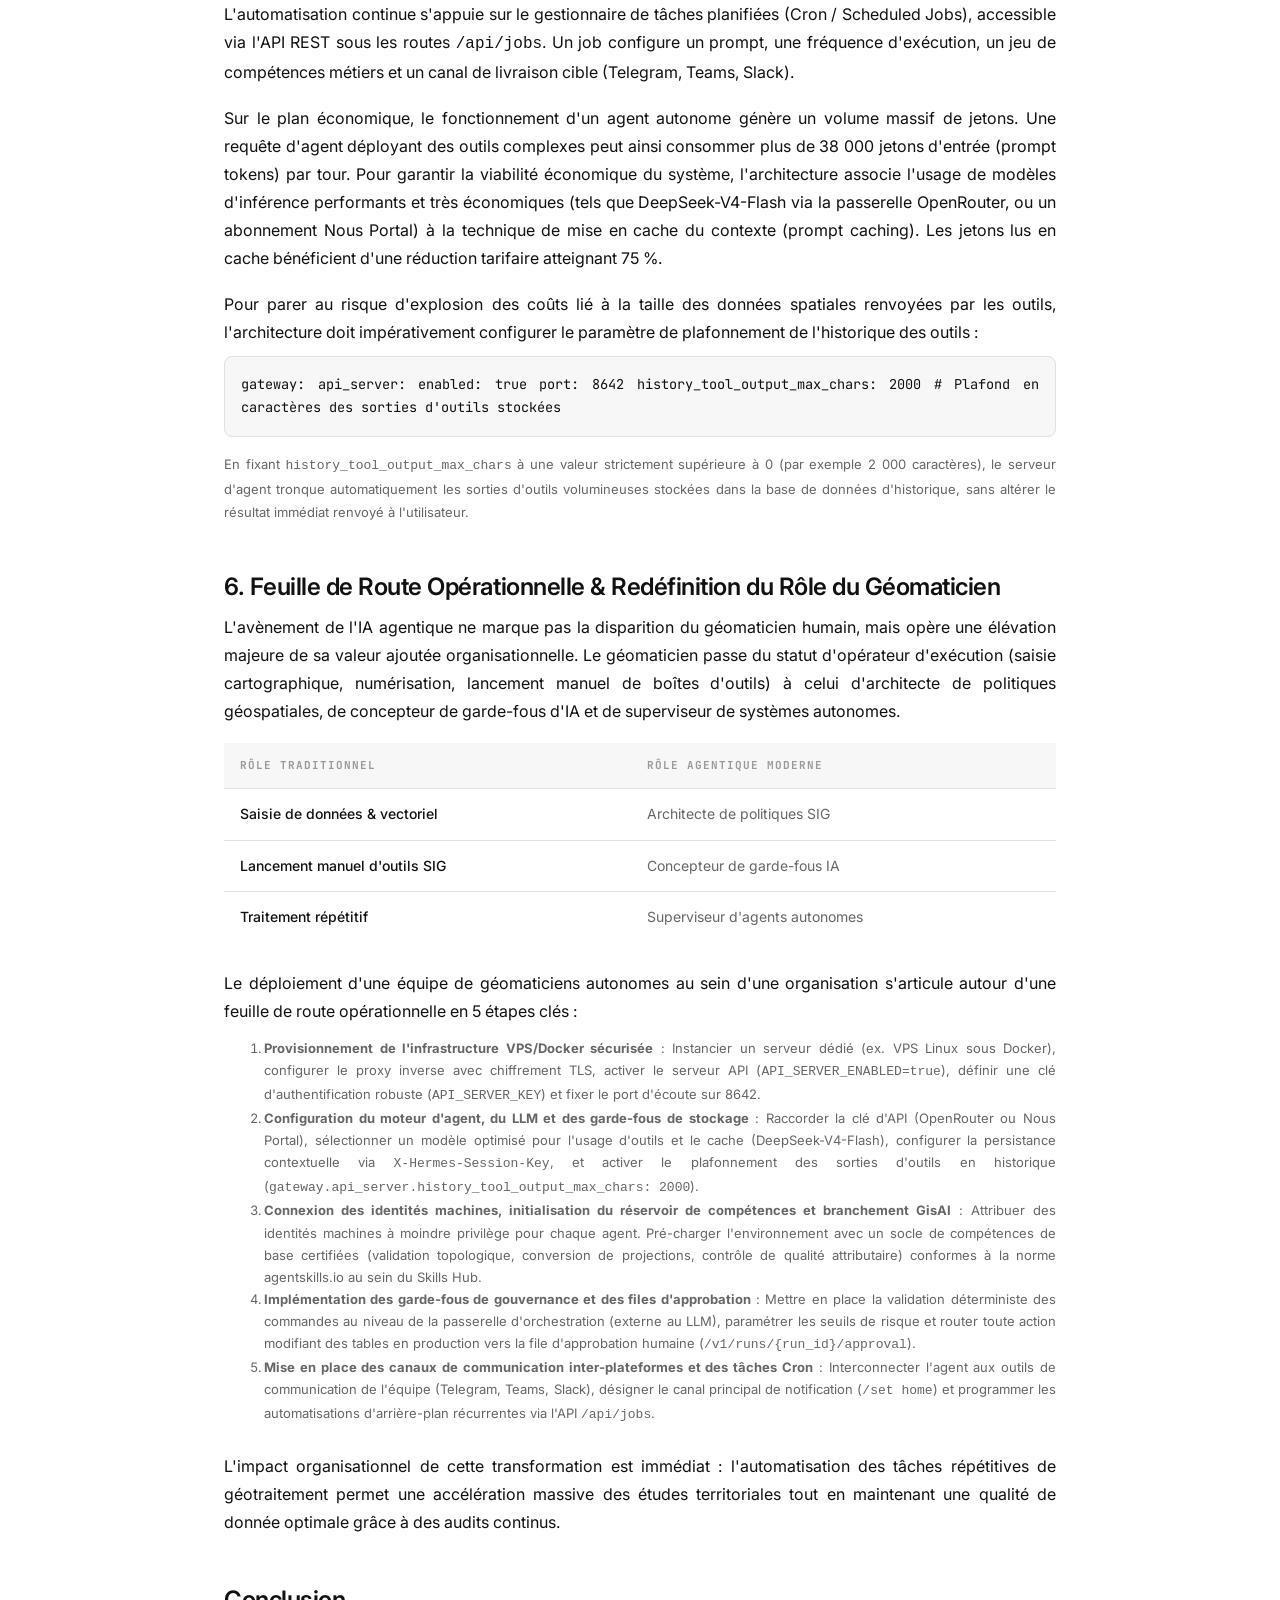
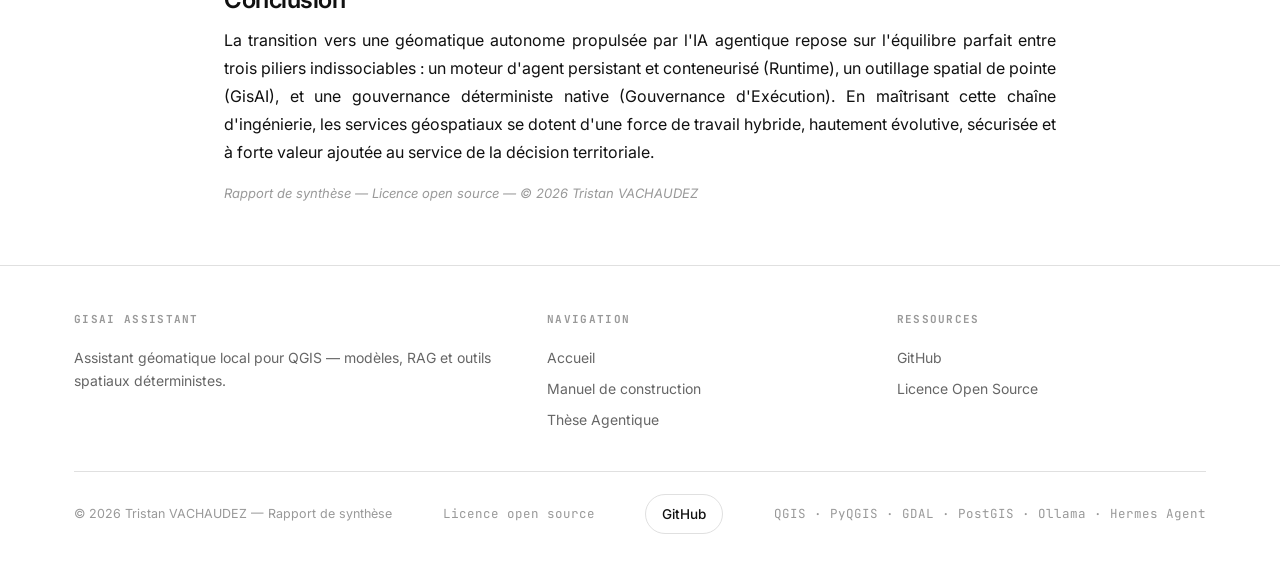
<file: agentic-team.html>
<!DOCTYPE html>
<html lang="fr">
<head>
  <meta charset="UTF-8" />
  <meta name="viewport" content="width=device-width, initial-scale=1.0" />
  <title>Thèse d'Architecture — Équipe de Géomaticiens Autonomes (IA Agentique)</title>
  <meta name="description" content="Recette d'établissement d'une équipe de géomaticiens autonomes propulsée par l'IA agentique : architecture, runtime Hermes Agent, gouvernance et feuille de route." />
  <link rel="preconnect" href="https://fonts.googleapis.com">
  <link rel="preconnect" href="https://fonts.gstatic.com" crossorigin>
  <link href="https://fonts.googleapis.com/css2?family=Inter:wght@400;500;600;700;800&family=JetBrains+Mono:wght@400;500;700&display=swap" rel="stylesheet">
  <link rel="stylesheet" href="css/style.css" />
</head>
<body>

  <!-- ===================== NAV ===================== -->
  <header class="nav">
    <div class="wrap nav-in">
      <a href="index.html" class="brand">
        <div>GisAI<span>.</span></div>
      </a>
      <ul class="nav-links">
        <li><a href="index.html">Accueil</a></li>
        <li><a href="manuel.html">Manuel</a></li>
        <li><a href="agentic-team.html" class="active">Géomaticien IA</a></li>
      </ul>
      <div class="nav-right">
        <a href="index.html" class="btn btn-ghost btn-sm">Retour à l'accueil</a>
        <a href="https://raw.githubusercontent.com/Tristan14123/gisAI/main/rapport_geomatique_ia_v4.docx.pdf" download="rapport_geomatique_ia_v4.docx.pdf" target="_blank" rel="noopener noreferrer" class="btn btn-primary btn-sm">Télécharger le manuscrit</a>
      </div>
    </div>
  </header>

  <!-- ===================== HERO ARTICLE ===================== -->
  <section class="hero" style="padding: 72px 0 56px; border-bottom: 1px solid var(--line);">
    <div class="wrap hero-inner">
      <span class="eyebrow"><span class="dot"></span>Architecture &amp; Ingénierie Organisationnelle</span>
      <h1>La recette d'établissement d'une équipe<br>de géomaticiens autonomes</h1>
      <p class="lead" style="max-width: 72ch;">
        Propulsée par l'IA agentique. Une architecture industrielle articulant runtime persistant, outillage géospatial avancé et gouvernance déterministe native.
      </p>
      <div class="hero-meta" style="margin-top: 40px;">
        <div class="m"><div class="k">Auteur</div><div class="v">Tristan VACHAUDEZ</div></div>
        <div class="m"><div class="k">Statut</div><div class="v">Rapport de synthèse · Open Source</div></div>
        <div class="m"><div class="k">Licence</div><div class="v">Open Source</div></div>
      </div>
    </div>
  </section>

  <!-- ===================== CONTENU DE L'ARTICLE ===================== -->
  <main class="wrap" style="max-width: 880px;">
    <article style="margin-bottom: 60px; line-height: 1.75; text-align: justify;">

      <section id="intro">
        <h2 style="font-size: 24px; margin-bottom: 12px;">1. Introduction Thématique &amp; Cadre Stratégique de l'Autonomie</h2>
        <p>
          La géomatique moderne franchit actuellement un cap d'ingénierie critique. Historiquement restreints à la numérisation manuelle, à la correction vectorielle et à l'exécution séquentielle de scripts de géotraitement au sein de Systèmes d'Information Géographique (SIG) traditionnels, les services géospatiaux font face à une accélération massive du volume de données spatio-temporelles non structurées (flux d'imagerie, flux IoT, capteurs Lidar, rapports textuels géolocalisés). Dans cet écosystème à haute fréquence, la transition de l'automatisation rigide — basée sur des scripts Python déterministes et fragiles aux variations de schémas — vers une autonomie décisionnelle pilotée par des agents logiciels ne relève pas d'une simple recherche d'efficience opérationnelle : elle constitue un saut paradigmatique fondamental.
        </p>
        <p>
          L'agent logiciel autonome ne se contente pas d'exécuter une règle préprogrammée ; il appréhende une consigne métier à haut niveau d'abstraction, planifie une séquence d'outils géospatiaux, réagit aux exceptions attributaires ou topologiques et maintient un état conversationnel persistant 24 heures sur 24 et 7 jours sur 7.
        </p>
        <p>
          Cette mutation exige une refonte radicale du cadre de gouvernance des systèmes intelligents en entreprise. La gouvernance du Machine Learning (ML) traditionnel s'est structurée autour de l'évaluation a posteriori d'extrants statiques, mesurant la précision globale d'un modèle de classification, l'équité d'un score ou l'absence de biais dans un échantillon d'entraînement. À l'inverse, la gouvernance de l'IA agentique déplace le point de contrôle de l'extrant textuel vers l'exécution d'actions autonomes en temps réel sur des API, des bases de données spatiales de production (PostGIS, Enterprise Geodatabase) et des systèmes d'enregistrement.
        </p>

        <div class="card" style="margin: 26px 0; background: var(--surface); border: 1px solid var(--line);">
          <div style="font-family: var(--mono); font-size: 11px; letter-spacing: .08em; text-transform: uppercase; color: var(--text-3); margin-bottom: 10px;">Évolution de la gouvernance de l'IA</div>
          <div class="grid g2" style="margin-top: 14px;">
            <div style="padding: 18px; border-right: 1px solid var(--line); border-radius: var(--r-md) 0 0 var(--r-md);">
              <strong style="color: var(--ink-2);">Machine Learning traditionnel</strong>
              <ul style="margin-top: 10px; font-size: 13px; color: var(--text-2);">
                <li>Évaluation a posteriori des résultats</li>
                <li>Mesure statique (Précision / Biais)</li>
                <li>Extrants textuels ou prédictifs</li>
              </ul>
            </div>
            <div style="padding: 18px; border-radius: 0 var(--r-md) var(--r-md) 0; background: var(--panel);">
              <strong style="color: var(--ink-2);">IA Agentique autonome</strong>
              <ul style="margin-top: 10px; font-size: 13px; color: var(--text-2);">
                <li>Interception &amp; contrôle au runtime</li>
                <li>Autorisation dynamique d'outils</li>
                <li>Actions irréversibles sur API</li>
              </ul>
            </div>
          </div>
        </div>

        <div class="arch reveal">
          <svg viewBox="0 0 900 520" xmlns="http://www.w3.org/2000/svg" role="img" aria-label="Architecture serveur d'agent Hermes">
            <defs>
              <marker id="arrow1" markerWidth="10" markerHeight="10" refX="7" refY="3" orient="auto">
                <path d="M0,0 L7,3 L0,6 Z" fill="#999999"/>
              </marker>
              <linearGradient id="gPanel1" x1="0" y1="0" x2="0" y2="1">
                <stop offset="0%" stop-color="#ffffff"/><stop offset="100%" stop-color="#f7f7f7"/>
              </linearGradient>
            </defs>

            <!-- Ligne 1 : Frontends -->
            <g class="flow-node">
              <rect x="40" y="40" width="240" height="70" rx="10" fill="url(#gPanel1)" stroke="#cccccc" stroke-width="1.5"/>
              <text x="160" y="74" text-anchor="middle" fill="#111111" font-size="14" font-weight="700" font-family="Inter">Frontends &amp; Clients</text>
              <text x="160" y="94" text-anchor="middle" fill="#666666" font-size="11" font-family="Inter">Open WebUI · Telegram · Teams · SIG</text>
            </g>

            <!-- Flèche vers API -->
            <line x1="285" y1="75" x2="410" y2="75" stroke="#999999" stroke-width="1.5" marker-end="url(#arrow1)"/>
            <text x="345" y="66" fill="#999999" font-size="10" font-family="JetBrains Mono">Bearer Auth · Session-Key</text>

            <!-- Ligne 2 : API Server -->
            <g class="flow-node">
              <rect x="430" y="40" width="240" height="150" rx="10" fill="url(#gPanel1)" stroke="#cccccc" stroke-width="1.5"/>
              <text x="550" y="76" text-anchor="middle" fill="#111111" font-size="15" font-weight="700" font-family="Inter">API Server Daemon</text>
              <text x="550" y="96" text-anchor="middle" fill="#4A9E96" font-size="12" font-family="JetBrains Mono">Port 8642</text>
              <text x="550" y="114" text-anchor="middle" fill="#666666" font-size="11" font-family="Inter">Démon système · HTTP OpenAI</text>
              <line x1="450" y1="130" x2="540" y2="130" stroke="#e0e0e0" stroke-width="1"/>
              <line x1="560" y1="130" x2="650" y2="130" stroke="#e0e0e0" stroke-width="1"/>
              <text x="495" y="158" text-anchor="middle" fill="#4A9E96" font-size="10" font-family="JetBrains Mono">/v1/chat/completions</text>
              <text x="605" y="158" text-anchor="middle" fill="#B97F22" font-size="10" font-family="JetBrains Mono">/v1/responses</text>
              <text x="715" y="158" text-anchor="middle" fill="#8B7BE0" font-size="10" font-family="JetBrains Mono">/v1/runs</text>
            </g>

            <!-- Flèches vers droite -->
            <line x1="675" y1="75" x2="760" y2="75" stroke="#999999" stroke-width="1.5" marker-end="url(#arrow1)"/>
            <line x1="675" y1="145" x2="760" y2="145" stroke="#999999" stroke-width="1.5" marker-end="url(#arrow1)"/>

            <!-- Colonne droite : Mémoire -->
            <g class="flow-node">
              <rect x="780" y="40" width="90" height="50" rx="8" fill="url(#gPanel1)" stroke="#cccccc" stroke-width="1.5"/>
              <text x="825" y="70" text-anchor="middle" fill="#111111" font-size="11" font-weight="700" font-family="Inter">Mémoire</text>
              <text x="825" y="86" text-anchor="middle" fill="#666666" font-size="9" font-family="Inter">SQLite FTS5</text>
              <text x="825" y="100" text-anchor="middle" fill="#666666" font-size="9" font-family="Inter">+ Honcho</text>
            </g>

            <!-- Colonne droite : Gateway -->
            <g class="flow-node">
              <rect x="780" y="140" width="90" height="50" rx="8" fill="url(#gPanel1)" stroke="#cccccc" stroke-width="1.5"/>
              <text x="825" y="170" text-anchor="middle" fill="#111111" font-size="11" font-weight="700" font-family="Inter">Gateway</text>
              <text x="825" y="186" text-anchor="middle" fill="#666666" font-size="9" font-family="Inter">Docker · ArcPy</text>
              <text x="825" y="200" text-anchor="middle" fill="#666666" font-size="9" font-family="Inter">· GisAI</text>
            </g>

          </svg>
          <div class="arch-cap">Fig. 1 — Architecture serveur d'agent Hermes (port 8642, authentification Bearer, cloisonnement par session)</div>
        </div>

        <p>
          Les impacts opérationnels des défaillances agentiques en milieu professionnel dépassent largement la simple « hallucination textuelle ». Une étude menée par Forrester en 2025 démontre ainsi que 72 % des échecs d'IA en entreprise découlent d'actions système non autorisées et d'appels d'outils hors périmètre plutôt que de fautes de syntaxe ou d'erreurs de génération de texte. Dans le secteur géospatial, où la donnée possède une valeur juridique, patrimoniale et environnementale majeure, l'exécution non contrôlée d'un agent peut conduire à la suppression accidentelle de couches d'infrastructures critiques, à la fuite de données foncières nominatives ou à la dégradation silencieuse d'index spatiaux en production.
        </p>
        <p>
          La thèse centrale de cet ouvrage établit que la « recette » industrielle d'une équipe de géomaticiens autonomes ne repose pas sur la seule adoption de modèles de langage (Large Language Models ou LLM), mais sur l'articulation indissociable de trois piliers d'architecture :
        </p>
        <div class="grid g3" style="margin-top: 18px;">
          <div class="card">
            <h4 style="font-size: 15px;">1. Moteur d'agent persistant</h4>
            <p style="font-size: 13px; color: var(--text-2);">Runtime garantissant la haute disponibilité, l'asynchronisme et la persistance contextuelle.</p>
          </div>
          <div class="card">
            <h4 style="font-size: 15px;">2. Outillage métier géospatial (GisAI)</h4>
            <p style="font-size: 13px; color: var(--text-2);">Couplage apprentissage profond, statistiques spatiales et analyse explicite de la géographie.</p>
          </div>
          <div class="card">
            <h4 style="font-size: 15px;">3. Gouvernance déterministe</h4>
            <p style="font-size: 13px; color: var(--text-2);">Cadre structurel et nativement intégré borner l'autonomie à l'exécution.</p>
          </div>
        </div>
      </section>

      <section id="infrastructure" style="margin-top: 50px;">
        <h2 style="font-size: 24px; margin-bottom: 12px;">2. Le Socle Infrastructurel : Architecture Moteur &amp; Runtime de l'Agent</h2>
        <p>
          L'institutionnalisation d'une équipe géomatique autonome impose un choix strict quant au mode d'hébergement et d'orchestration du moteur d'exécution (runtime). Garantir une disponibilité 24/7 de la force de travail agentique tout en protégeant les données géospatiales internes interdit l'usage d'architectures empiriques ou non isolées.
        </p>
        <p>
          L'exécution d'agents autonomes sur des postes de travail personnels ou des ordinateurs portables introduit des failles de sécurité et de continuité d'activité inacceptables. Sur un poste client, le cycle de vie de l'agent est subordonné aux fermetures de session, à la mise en veille matérielle et aux fluctuations du réseau local, brisant irrémédiablement l'exécution des tâches planifiées d'arrière-plan (Cron jobs). Sur le plan de la sécurité applicative, un agent s'exécutant en local dispose d'une visibilité directe sur le système de fichiers de l'utilisateur, ses jetons de session et ses dossiers personnels. Lorsqu'un tel agent parcourt le Web à la recherche de données cartographiques ou ingère des documents PDF non nettoyés provenant de sources externes, il devient vulnérable aux attaques par injection d'invites (prompt injection indirecte).
        </p>
        <p>
          À l'inverse, l'hébergement du moteur d'agent sur un Serveur Virtuel Privé (VPS) ou une infrastructure cloud conteneurisée sous Docker confine l'agent dans un bac à sable (sandbox) strictement isolé. En cas d'injection malveillante, le rayon d'impact est circonscrit au conteneur, garantissant la protection intégrale du réseau interne de l'entreprise et la persistance H24 des opérations.
        </p>

        <table class="tbl-wrap" style="margin-top: 22px;">
          <thead>
            <tr><th>Critère d'évaluation</th><th>Application Desktop / Ordinateur Portable</th><th>Serveur / VPS Dédié (Conteneurisé)</th></tr>
          </thead>
          <tbody>
            <tr><td>Disponibilité opérationnelle</td><td>Interrompue dès la mise en veille matérielle ou la déconnexion du poste client.</td><td>Continue (24/7/365), adaptée à la planification Cron et aux surveillances d'arrière-plan.</td></tr>
            <tr><td>Ressources / Coût</td><td>Exploite le matériel local ; aucun surcoût d'hébergement direct mais instabilité d'exécution.</td><td>Ressources système garanties ; coût d'infrastructure résiduel (~5 à 20 $/mois).</td></tr>
            <tr><td>Sécurité face aux injections</td><td>Risque critique : accès direct au système de fichiers local, aux identifiants et données privées.</td><td>Isolation étanche dans un conteneur Docker ; rayon d'impact strictement confiné.</td></tr>
            <tr><td>Maintien de la mémoire</td><td>Fragmenté et dépendant du maintien de la session locale.</td><td>Centralisé, immuable et persistant via base SQLite FTS5 et indexation dialectique Honcho.</td></tr>
          </tbody>
        </table>

        <p style="margin-top: 22px;">
          Le socle logiciel sélectionné pour piloter cette autonomie repose sur l'architecture open-source Hermes Agent (développée par Nous Research). Hermes Agent s'exécute en tant que démon système d'arrière-plan et expose une interface API HTTP compatible avec les standards de l'industrie (par défaut sur le port 8642, activé via <code>API_SERVER_ENABLED=true</code> et sécurisé par authentification Bearer via <code>API_SERVER_KEY</code>). L'architecture API d'Hermes s'articule autour de trois points d'accès majeurs aux caractéristiques sémantiques distinctes :
        </p>
        <table style="margin-top: 16px;">
          <thead>
            <tr><th>Endpoint</th><th>Type</th><th>Usage</th></tr>
          </thead>
          <tbody>
            <tr><td><code>POST /v1/chat/completions</code></td><td>Stateless</td><td>Format OpenAI Chat Completions. Flux SSE avec keepalive toutes les 10 secondes pour éviter les timeouts sur les traitements longs.</td></tr>
            <tr><td><code>POST /v1/responses</code></td><td>Stateful</td><td>Persistance de l'historique complet via <code>previous_response_id</code> ou <code>conversation</code>.</td></tr>
            <tr><td><code>POST /v1/runs</code></td><td>Asynchrone</td><td>Retourne immédiatement un <code>run_id</code>. Interrogation d'état, flux d'événements, interruption, approbation explicite.</td></tr>
          </tbody>
        </table>

        <p style="margin-top: 18px;">
          Afin d'assurer la sécurité des réessais réseau, l'endpoint <code>POST /v1/runs</code> prend en charge l'en-tête <code>Idempotency-Key</code> (1 à 255 caractères ASCII visibles). Le serveur réserve le <code>run_id</code> pendant 24 heures. En cas de réessai exact, il retourne le <code>run_id</code> initial avec le statut <code>202 Accepted</code> et l'en-tête <code>Idempotency-Replayed: true</code>.
        </p>

        <p style="margin-top: 18px;">
          La mémoire persistante à long terme d'Hermes Agent repose sur un cycle d'apprentissage fermé (closed learning loop). Le système couple une base de recherche textuelle SQLite FTS5 (Full-Text Search) à un moteur de modélisation dialectique de l'utilisateur (Honcho). Afin de maintenir le cloisonnement strict des mémoires multi-utilisateurs, le serveur s'appuie sur l'en-tête HTTP spécifique <code>X-Hermes-Session-Key</code> (max 256 caractères, rejet des caractères de contrôle). Cette valeur définit l'identifiant stable de l'utilisateur ou du canal.
        </p>
      </section>

      <section id="GisAI" style="margin-top: 50px;">
        <h2 style="font-size: 24px; margin-bottom: 12px;">3. L'Outillage Métier Géospatial &amp; l'Intégration GisAI</h2>
        <p>
          L'IA agentique ne délivre sa pleine valeur métier qu'à la condition de s'interfacer nativement avec des moteurs de géotraitement de niveau industriel (tels qu'ArcGIS Pro et son environnement Python ArcPy). Cette intégration convertit des consignes abstraites en chaînes analytiques automatisées applicables sur des rasters, des vecteurs et des structures multidimensionnelles.
        </p>

        <ul style="margin-top: 18px; font-size: 13px; color: var(--text-2); line-height: 1.8; padding-left: 20px;">
          <li><strong>Données brutes en entrée</strong> : structurées (PostGIS, géodatabases, couches vectorielles) et non structurées (imagerie raster, nuages de points Lidar, textes PDF / flux RSS).</li>
          <li><strong>Moteur de géotraitement et GisAI</strong> : ArcGIS Pro / ArcPy via la passerelle d'outils (Tool Gateway) d'Hermes Agent — Deep Learning (classification, segmentation, détection d'objets), traitement 3D (Lidar, MNT), NLP spatial (entités nommées, géocodage), modélisation spatio-temporelle.</li>
          <li><strong>Mémoire procédurale</strong> : consignation des séquences d'opérations réussies conformes au standard open-source agentskills.io.</li>
          <li><strong>Skills Hub</strong> : publication des compétences validées, réutilisables par l'ensemble des agents de l'équipe.</li>
        </ul>

        <p style="margin-top: 22px;">
          L'intégration de la GisAI et du Deep Learning offre à l'agent la capacité de structurer de l'information géospatiale à partir de sources hétérogènes. Dans le domaine de la télédétection, l'agent orchestre des modèles d'apprentissage profond pour réaliser la classification de pixels, la segmentation d'images et la détection d'objets sur des rasters haute résolution. Pour les flux non structurés textuels, l'agent déploie des techniques de traitement du langage naturel (NLP) pour extraire les entités nommées locales et les adresses, alimentant ainsi des moteurs de géocodage.
        </p>
        <p>
          Un pilier fondamental de cette architecture réside dans la mémoire procédurale et le système de création autonome de compétences (skills system). Lorsqu'un agent résout avec succès un problème d'ingénierie spatiale complexe, il consigne cette chaîne d'opérations sous la forme d'une procédure structurée et réutilisable. Conforme à la norme open-source agentskills.io, cette nouvelle compétence est publiée sur le Skills Hub de l'organisation.
        </p>
        <ul style="margin-top: 18px; font-size: 13px; color: var(--text-2);">
          <li><strong>Boîte à outils Statistiques Spatiales</strong> : Appariement d'agrégats (clustering spatial) et Modélisation de relations spatiales.</li>
          <li><strong>Boîte à outils GisAI</strong> : Analyse de texte (NLP pour le géocodage), Entité et analyse tabulaire, IA de série chronologique.</li>
          <li><strong>Boîte à outils Spatial Analyst</strong> : Algèbre spatial, analyse multidimensionnelle sur rasters spatio-temporels, modélisateur d'aptitude.</li>
          <li><strong>Boîte à outils Image Analyst</strong> : Segmentation et classification, Deep Learning (détection d'objets, classification de pixels).</li>
          <li><strong>Boîte à outils 3D Analyst</strong> : Nuage de points (classification, filtrage et interpolation de données Lidar 3D).</li>
        </ul>
      </section>

      <section id="gouvernance" style="margin-top: 50px;">
        <h2 style="font-size: 24px; margin-bottom: 12px;">4. Cadre de Gouvernance Agentique, Sécurité &amp; Contrôle d'Autonomie</h2>
        <p>
          Déployer des agents autonomes connectés à des SIG d'entreprise exige l'instauration d'une « autonomie gouvernée ». Ce concept impose que toute action générée par un modèle de langage soit interceptée, évaluée et validée par un cadre de contrôle déterministe au moment même de son exécution (runtime), bloquant l'instruction au niveau de la couche d'orchestration avant qu'elle ne modifie l'environnement de production.
        </p>

        <div class="arch reveal">
          <svg viewBox="0 0 900 700" xmlns="http://www.w3.org/2000/svg" role="img" aria-label="Flux de gouvernance agentique">
            <defs>
              <marker id="arrow3" markerWidth="10" markerHeight="10" refX="7" refY="3" orient="auto">
                <path d="M0,0 L7,3 L0,6 Z" fill="#999999"/>
              </marker>
              <linearGradient id="gPanel3" x1="0" y1="0" x2="0" y2="1">
                <stop offset="0%" stop-color="#ffffff"/><stop offset="100%" stop-color="#f7f7f7"/>
              </linearGradient>
            </defs>

            <!-- Haut -->
            <g class="flow-node">
              <rect x="340" y="40" width="220" height="60" rx="10" fill="url(#gPanel3)" stroke="#cccccc" stroke-width="1.5"/>
              <text x="450" y="74" text-anchor="middle" fill="#111111" font-size="14" font-weight="700" font-family="Inter">Actions de l'agent LLM</text>
            </g>
            <line x1="450" y1="100" x2="450" y2="120" stroke="#999999" stroke-width="1.5" marker-end="url(#arrow3)"/>

            <!-- Pilier 1 -->
            <g class="flow-node">
              <rect x="340" y="120" width="220" height="60" rx="10" fill="url(#gPanel3)" stroke="#cccccc" stroke-width="1.5"/>
              <text x="450" y="154" text-anchor="middle" fill="#111111" font-size="13" font-weight="700" font-family="Inter">Pilier 1 · Identité &amp; Moindre Privilège</text>
            </g>
            <line x1="450" y1="180" x2="450" y2="200" stroke="#999999" stroke-width="1.5" marker-end="url(#arrow3)"/>

            <!-- Pilier 2 -->
            <g class="flow-node">
              <rect x="340" y="200" width="220" height="60" rx="10" fill="url(#gPanel3)" stroke="#cccccc" stroke-width="1.5"/>
              <text x="450" y="234" text-anchor="middle" fill="#111111" font-size="13" font-weight="700" font-family="Inter">Pilier 2 · Contrôles &amp; Garde-Fous</text>
            </g>
            <line x1="450" y1="260" x2="450" y2="280" stroke="#999999" stroke-width="1.5" marker-end="url(#arrow3)"/>

            <!-- Évaluation du Risque -->
            <g class="flow-node">
              <rect x="340" y="280" width="220" height="60" rx="10" fill="#f2f2f2" stroke="#cccccc" stroke-width="1.5"/>
              <text x="450" y="314" text-anchor="middle" fill="#111111" font-size="13" font-weight="700" font-family="Inter">Évaluation du Risque</text>
            </g>

            <!-- Branche gauche : risque élevé -->
            <line x1="340" y1="310" x2="200" y2="310" stroke="#999999" stroke-width="1.5" marker-end="url(#arrow3)"/>
            <g class="flow-node">
              <rect x="80" y="310" width="100" height="60" rx="8" fill="url(#gPanel3)" stroke="#cccccc" stroke-width="1.5"/>
              <text x="130" y="342" text-anchor="middle" fill="#111111" font-size="12" font-weight="700" font-family="Inter">Risque élevé</text>
            </g>
            <line x1="130" y1="370" x2="130" y2="390" stroke="#999999" stroke-width="1.5" marker-end="url(#arrow3)"/>

            <!-- Branche droite : routinière -->
            <line x1="560" y1="310" x2="700" y2="310" stroke="#999999" stroke-width="1.5" marker-end="url(#arrow3)"/>
            <g class="flow-node">
              <rect x="720" y="310" width="100" height="60" rx="8" fill="url(#gPanel3)" stroke="#cccccc" stroke-width="1.5"/>
              <text x="770" y="342" text-anchor="middle" fill="#111111" font-size="12" font-weight="700" font-family="Inter">Routinière</text>
            </g>

            <!-- Pilier 3 (au centre, reçoit les deux branches) -->
            <g class="flow-node">
              <rect x="340" y="390" width="220" height="80" rx="10" fill="url(#gPanel3)" stroke="#cccccc" stroke-width="1.5"/>
              <text x="450" y="422" text-anchor="middle" fill="#111111" font-size="13" font-weight="700" font-family="Inter">Pilier 3 · Autonomie Gouvernée</text>
              <text x="450" y="442" text-anchor="middle" fill="#666666" font-size="11" font-family="Inter">Human-in-the-loop · /v1/runs/{id}/approval</text>
            </g>
            <line x1="130" y1="390" x2="340" y2="390" stroke="#999999" stroke-width="1.5" marker-end="url(#arrow3)"/>
            <line x1="720" y1="340" x2="560" y2="340" stroke="#999999" stroke-width="1.5"/>
            <line x1="560" y1="340" x2="560" y2="390" stroke="#999999" stroke-width="1.5" marker-end="url(#arrow3)"/>

            <!-- Pilier 4 -->
            <g class="flow-node">
              <rect x="340" y="490" width="220" height="60" rx="10" fill="url(#gPanel3)" stroke="#cccccc" stroke-width="1.5"/>
              <text x="450" y="524" text-anchor="middle" fill="#111111" font-size="13" font-weight="700" font-family="Inter">Pilier 4 · Traçabilité &amp; Journalisation</text>
            </g>
            <line x1="450" y1="550" x2="450" y2="570" stroke="#999999" stroke-width="1.5" marker-end="url(#arrow3)"/>

            <!-- Exécution -->
            <g class="flow-node">
              <rect x="340" y="570" width="220" height="60" rx="10" fill="#f2f2f2" stroke="#cccccc" stroke-width="1.5"/>
              <text x="450" y="604" text-anchor="middle" fill="#111111" font-size="13" font-weight="700" font-family="Inter">Exécution sur le SIG / API</text>
            </g>
          </svg>
          <div class="arch-cap">Fig. 3 — Flux de gouvernance agentique : interception, évaluation du risque et exécution contrôlée</div>
        </div>

        <ol style="margin-top: 18px; font-size: 13px; color: var(--text-2); line-height: 1.7;">
          <li><strong>Identité et gestion des accès à moindre privilège</strong> : Chaque agent reçoit une identité machine unique et vérifiable. Le partage de clés d'API globales est strictement proscrit.</li>
          <li><strong>Contrôles d'exécution et garde-fous déterministes</strong> : La passerelle d'exécution (Runtime Gate) valide déterministement les commandes (scripts Python, requêtes SQL) avant leur transmission au système hôte, de manière externe au LLM.</li>
          <li><strong>Autonomie gouvernée et intervention humaine</strong> : Les opérations en lecture seule s'exécutent de manière autonome. Les actions irréversibles sont interceptées et mises en attente dans des files d'approbation humaines via <code>/v1/runs/{run_id}/approval</code>.</li>
          <li><strong>Traçabilité et journalisation immuable</strong> : Registre d'audit continu et non modifiable consignant l'ensemble des appels d'outils, les arguments transmis, la clé de session et le résultat renvoyé.</li>
        </ol>

        <p style="margin-top: 22px;">
          Ce référentiel s'articule avec les cadres normatifs et réglementaires internationaux :
        </p>
        <ul style="margin-top: 10px; font-size: 13px; color: var(--text-2);">
          <li><strong>Règlement européen sur l'IA (AI Act)</strong> : Conformité avec l'Article 14 (supervision humaine effective) et l'Article 50 (transparence des opérations automatisées).</li>
          <li><strong>NIST AI RMF</strong> : Alignement sur le profil d'IA générative concernant la maîtrise des risques d'accès non contrôlé aux outils systèmes.</li>
          <li><strong>Top 10 OWASP pour l'IA Agentique</strong> : Contre-mesures ciblant la surautorisation, le détournement d'outils et les injections d'invites indirectes.</li>
        </ul>

        <table class="tbl-wrap" style="margin-top: 22px;">
          <thead>
            <tr><th>Risque d'autonomie</th><th>Cause technique sous-jacente</th><th>Contrôle structurel de prévention</th></tr>
          </thead>
          <tbody>
            <tr><td>Surautorisation (Prolifération d'autorité)</td><td>Octroi de privilèges système permanents et étendus par facilité de configuration.</td><td>Identités machines isolées appliquées selon le principe du moindre privilège strict.</td></tr>
            <tr><td>Défaillances en cascade</td><td>Propagation d'une donnée spatiale corrompue entre agents au sein d'une chaîne de traitement.</td><td>Isolation des sous-agents, validation des interfaces et vérification des données transmises.</td></tr>
            <tr><td>Injection d'invites &amp; Contournement</td><td>Instructions malveillantes dissimulées dans des rasters, vectoriels ou fichiers Web ingérés.</td><td>Validation et filtrage des commandes dans la couche d'orchestration, de façon externe au LLM.</td></tr>
            <tr><td>Lacunes de traçabilité</td><td>Fragmentation des journaux lors d'exécutions multi-agents distribuées.</td><td>Journalisation centralisée immuable liée à la clé de session stable (<code>X-Hermes-Session-Key</code>).</td></tr>
            <tr><td>Dilemme de la responsabilité</td><td>Incertitude quant au responsable humain lors d'une altération de données par un agent.</td><td>Attribution formelle de superviseurs humains et routage automatique vers la file d'approbation.</td></tr>
          </tbody>
        </table>
      </section>

      <section id="orchestration" style="margin-top: 50px;">
        <h2 style="font-size: 24px; margin-bottom: 12px;">5. Orchestration Multi-Agents, Automatisation Planifiée &amp; Optimisation Économique</h2>
        <p>
          Maximiser la productivité d'une équipe géomatique autonome repose sur la capacité de l'architecture à paralléliser les traitements complexes au moyen de sous-agents spécialisés, tout en maîtrisant les coûts d'inférence LLM.
        </p>

        <div class="arch reveal">
          <svg viewBox="0 0 900 520" xmlns="http://www.w3.org/2000/svg" role="img" aria-label="Agent principal et sous-agents">
            <defs>
              <marker id="arrow4" markerWidth="10" markerHeight="10" refX="7" refY="3" orient="auto">
                <path d="M0,0 L7,3 L0,6 Z" fill="#999999"/>
              </marker>
              <linearGradient id="gPanel4" x1="0" y1="0" x2="0" y2="1">
                <stop offset="0%" stop-color="#ffffff"/><stop offset="100%" stop-color="#f7f7f7"/>
              </linearGradient>
            </defs>

            <g class="flow-node">
              <rect x="340" y="40" width="220" height="90" rx="12" fill="url(#gPanel4)" stroke="#cccccc" stroke-width="1.5"/>
              <text x="450" y="78" text-anchor="middle" fill="#111111" font-size="15" font-weight="700" font-family="Inter">Agent Principal / Hôte</text>
              <text x="450" y="98" text-anchor="middle" fill="#666666" font-size="11" font-family="Inter">Délégation dynamique · pattern fan-out</text>
            </g>

            <line x1="340" y1="130" x2="120" y2="130" stroke="#999999" stroke-width="1.5" marker-end="url(#arrow4)"/>
            <line x1="450" y1="130" x2="450" y2="170" stroke="#999999" stroke-width="1.5" marker-end="url(#arrow4)"/>
            <line x1="560" y1="130" x2="780" y2="130" stroke="#999999" stroke-width="1.5" marker-end="url(#arrow4)"/>

            <g class="flow-node">
              <rect x="20" y="130" width="100" height="100" rx="10" fill="url(#gPanel4)" stroke="#cccccc" stroke-width="1.5"/>
              <text x="70" y="166" text-anchor="middle" fill="#111111" font-size="13" font-weight="600" font-family="Inter">Sous-Agent</text>
              <text x="70" y="186" text-anchor="middle" fill="#4A9E96" font-size="11" font-family="JetBrains Mono">Extraction SIG</text>
              <text x="70" y="206" text-anchor="middle" fill="#666666" font-size="10" font-family="Inter">child_session</text>
            </g>

            <g class="flow-node">
              <rect x="350" y="170" width="200" height="100" rx="10" fill="url(#gPanel4)" stroke="#cccccc" stroke-width="1.5"/>
              <text x="450" y="206" text-anchor="middle" fill="#111111" font-size="13" font-weight="600" font-family="Inter">Sous-Agent</text>
              <text x="450" y="226" text-anchor="middle" fill="#B97F22" font-size="11" font-family="JetBrains Mono">GisAI / Rasters</text>
              <text x="450" y="246" text-anchor="middle" fill="#666666" font-size="10" font-family="Inter">child_session</text>
            </g>

            <g class="flow-node">
              <rect x="780" y="130" width="100" height="100" rx="10" fill="url(#gPanel4)" stroke="#cccccc" stroke-width="1.5"/>
              <text x="830" y="166" text-anchor="middle" fill="#111111" font-size="13" font-weight="600" font-family="Inter">Sous-Agent</text>
              <text x="830" y="186" text-anchor="middle" fill="#8B7BE0" font-size="11" font-family="JetBrains Mono">NLP Urbanisme</text>
              <text x="830" y="206" text-anchor="middle" fill="#666666" font-size="10" font-family="Inter">child_session</text>
            </g>

            <line x1="70" y1="230" x2="70" y2="270" stroke="#999999" stroke-width="1.5" marker-end="url(#arrow4)"/>
            <line x1="450" y1="270" x2="450" y2="310" stroke="#999999" stroke-width="1.5" marker-end="url(#arrow4)"/>
            <line x1="830" y1="230" x2="830" y2="270" stroke="#999999" stroke-width="1.5" marker-end="url(#arrow4)"/>

            <line x1="70" y1="270" x2="450" y2="270" stroke="#999999" stroke-width="1.5" marker-end="url(#arrow4)"/>
            <line x1="450" y1="310" x2="830" y2="310" stroke="#999999" stroke-width="1.5" marker-end="url(#arrow4)"/>

            <g class="flow-node">
              <rect x="340" y="310" width="220" height="90" rx="10" fill="#f2f2f2" stroke="#cccccc" stroke-width="1.5"/>
              <text x="450" y="346" text-anchor="middle" fill="#111111" font-size="14" font-weight="700" font-family="Inter">Consolidation &amp; Rapport Spatial</text>
              <text x="450" y="368" text-anchor="middle" fill="#666666" font-size="11" font-family="Inter">subagent.start · subagent.complete · delegation_id</text>
            </g>
          </svg>
          <div class="arch-cap">Fig. 4 — Orchestration multi-agents : agent principal, sous-agents spécialisés et consolidation</div>
        </div>

        <p style="margin-top: 22px;">
          L'automatisation continue s'appuie sur le gestionnaire de tâches planifiées (Cron / Scheduled Jobs), accessible via l'API REST sous les routes <code>/api/jobs</code>. Un job configure un prompt, une fréquence d'exécution, un jeu de compétences métiers et un canal de livraison cible (Telegram, Teams, Slack).
        </p>

        <p style="margin-top: 18px;">
          Sur le plan économique, le fonctionnement d'un agent autonome génère un volume massif de jetons. Une requête d'agent déployant des outils complexes peut ainsi consommer plus de 38 000 jetons d'entrée (prompt tokens) par tour. Pour garantir la viabilité économique du système, l'architecture associe l'usage de modèles d'inférence performants et très économiques (tels que DeepSeek-V4-Flash via la passerelle OpenRouter, ou un abonnement Nous Portal) à la technique de mise en cache du contexte (prompt caching). Les jetons lus en cache bénéficient d'une réduction tarifaire atteignant 75 %.
        </p>

        <p style="margin-top: 18px;">
          Pour parer au risque d'explosion des coûts lié à la taille des données spatiales renvoyées par les outils, l'architecture doit impérativement configurer le paramètre de plafonnement de l'historique des outils :
        </p>
        <div class="code-block" style="margin-top: 10px;">
gateway:
  api_server:
    enabled: true
    port: 8642
    history_tool_output_max_chars: 2000 # Plafond en caractères des sorties d'outils stockées
        </div>
        <p style="margin-top: 10px; font-size: 13px; color: var(--text-2);">
          En fixant <code>history_tool_output_max_chars</code> à une valeur strictement supérieure à 0 (par exemple 2 000 caractères), le serveur d'agent tronque automatiquement les sorties d'outils volumineuses stockées dans la base de données d'historique, sans altérer le résultat immédiat renvoyé à l'utilisateur.
        </p>
      </section>

      <section id="roadmap" style="margin-top: 50px;">
        <h2 style="font-size: 24px; margin-bottom: 12px;">6. Feuille de Route Opérationnelle &amp; Redéfinition du Rôle du Géomaticien</h2>
        <p>
          L'avènement de l'IA agentique ne marque pas la disparition du géomaticien humain, mais opère une élévation majeure de sa valeur ajoutée organisationnelle. Le géomaticien passe du statut d'opérateur d'exécution (saisie cartographique, numérisation, lancement manuel de boîtes d'outils) à celui d'architecte de politiques géospatiales, de concepteur de garde-fous d'IA et de superviseur de systèmes autonomes.
        </p>

        <table style="margin-top: 18px;">
          <thead>
            <tr><th>Rôle traditionnel</th><th>Rôle agentique moderne</th></tr>
          </thead>
          <tbody>
            <tr><td>Saisie de données &amp; vectoriel</td><td>Architecte de politiques SIG</td></tr>
            <tr><td>Lancement manuel d'outils SIG</td><td>Concepteur de garde-fous IA</td></tr>
            <tr><td>Traitement répétitif</td><td>Superviseur d'agents autonomes</td></tr>
          </tbody>
        </table>

        <p style="margin-top: 26px;">
          Le déploiement d'une équipe de géomaticiens autonomes au sein d'une organisation s'articule autour d'une feuille de route opérationnelle en 5 étapes clés :
        </p>
        <ol style="margin-top: 12px; font-size: 13px; color: var(--text-2); line-height: 1.7;">
          <li><strong>Provisionnement de l'infrastructure VPS/Docker sécurisée</strong> : Instancier un serveur dédié (ex. VPS Linux sous Docker), configurer le proxy inverse avec chiffrement TLS, activer le serveur API (<code>API_SERVER_ENABLED=true</code>), définir une clé d'authentification robuste (<code>API_SERVER_KEY</code>) et fixer le port d'écoute sur 8642.</li>
          <li><strong>Configuration du moteur d'agent, du LLM et des garde-fous de stockage</strong> : Raccorder la clé d'API (OpenRouter ou Nous Portal), sélectionner un modèle optimisé pour l'usage d'outils et le cache (DeepSeek-V4-Flash), configurer la persistance contextuelle via <code>X-Hermes-Session-Key</code>, et activer le plafonnement des sorties d'outils en historique (<code>gateway.api_server.history_tool_output_max_chars: 2000</code>).</li>
          <li><strong>Connexion des identités machines, initialisation du réservoir de compétences et branchement GisAI</strong> : Attribuer des identités machines à moindre privilège pour chaque agent. Pré-charger l'environnement avec un socle de compétences de base certifiées (validation topologique, conversion de projections, contrôle de qualité attributaire) conformes à la norme agentskills.io au sein du Skills Hub.</li>
          <li><strong>Implémentation des garde-fous de gouvernance et des files d'approbation</strong> : Mettre en place la validation déterministe des commandes au niveau de la passerelle d'orchestration (externe au LLM), paramétrer les seuils de risque et router toute action modifiant des tables en production vers la file d'approbation humaine (<code>/v1/runs/{run_id}/approval</code>).</li>
          <li><strong>Mise en place des canaux de communication inter-plateformes et des tâches Cron</strong> : Interconnecter l'agent aux outils de communication de l'équipe (Telegram, Teams, Slack), désigner le canal principal de notification (<code>/set home</code>) et programmer les automatisations d'arrière-plan récurrentes via l'API <code>/api/jobs</code>.</li>
        </ol>

        <p style="margin-top: 26px;">
          L'impact organisationnel de cette transformation est immédiat : l'automatisation des tâches répétitives de géotraitement permet une accélération massive des études territoriales tout en maintenant une qualité de donnée optimale grâce à des audits continus.
        </p>
      </section>

      <section id="conclusion" style="margin-top: 50px;">
        <h2 style="font-size: 24px; margin-bottom: 12px;">Conclusion</h2>
        <p>
          La transition vers une géomatique autonome propulsée par l'IA agentique repose sur l'équilibre parfait entre trois piliers indissociables : un moteur d'agent persistant et conteneurisé (Runtime), un outillage spatial de pointe (GisAI), et une gouvernance déterministe native (Gouvernance d'Exécution). En maîtrisant cette chaîne d'ingénierie, les services géospatiaux se dotent d'une force de travail hybride, hautement évolutive, sécurisée et à forte valeur ajoutée au service de la décision territoriale.
        </p>
        <p style="margin-top: 16px; font-size: 13px; color: var(--text-3); font-style: italic;">
          Rapport de synthèse — Licence open source — © 2026 Tristan VACHAUDEZ
        </p>
      </section>

    </article>
  </main>

  <!-- ===================== FOOTER ===================== -->
  <footer>
    <div class="wrap">
      <div class="foot-grid">
        <div>
          <h5>GisAI Assistant</h5>
          <span>Assistant géomatique local pour QGIS — modèles, RAG et outils spatiaux déterministes.</span>
        </div>
        <div>
          <h5>Navigation</h5>
          <a href="index.html">Accueil</a>
          <a href="manuel.html">Manuel de construction</a>
          <a href="agentic-team.html">Thèse Agentique</a>
        </div>
        <div>
          <h5>Ressources</h5>
          <a href="https://github.com/Tristan14123" target="_blank" rel="noopener noreferrer">GitHub</a>
          <a href="#">Licence Open Source</a>
        </div>
      </div>
      <div class="foot-bottom">
        <span>© 2026 Tristan VACHAUDEZ — Rapport de synthèse</span>
        <span class="mono">Licence open source</span>
        <a href="https://github.com/Tristan14123" target="_blank" rel="noopener noreferrer" class="btn btn-sm btn-ghost">GitHub</a>
        <span class="mono">QGIS · PyQGIS · GDAL · PostGIS · Ollama · Hermes Agent</span>
      </div>
    </div>
  </footer>

  <script src="js/main.js"></script>
</body>
</html>
</file>
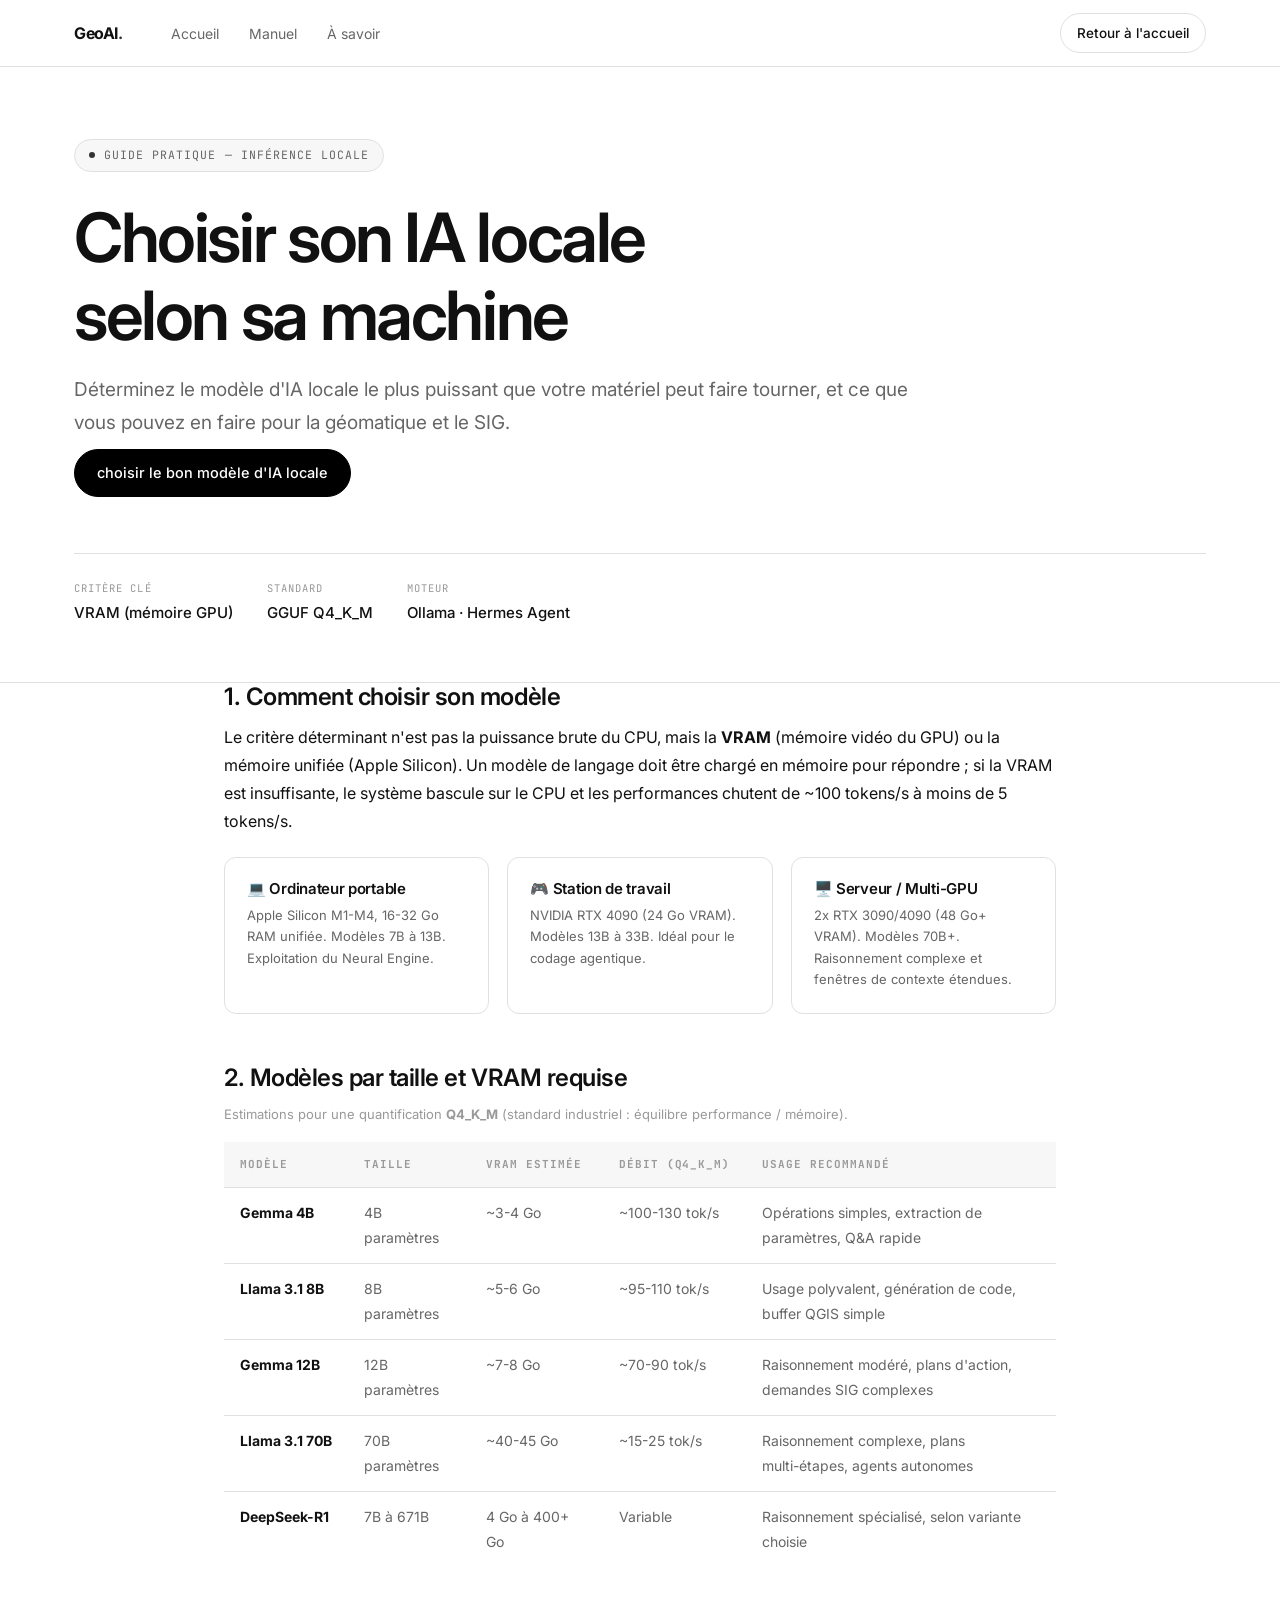
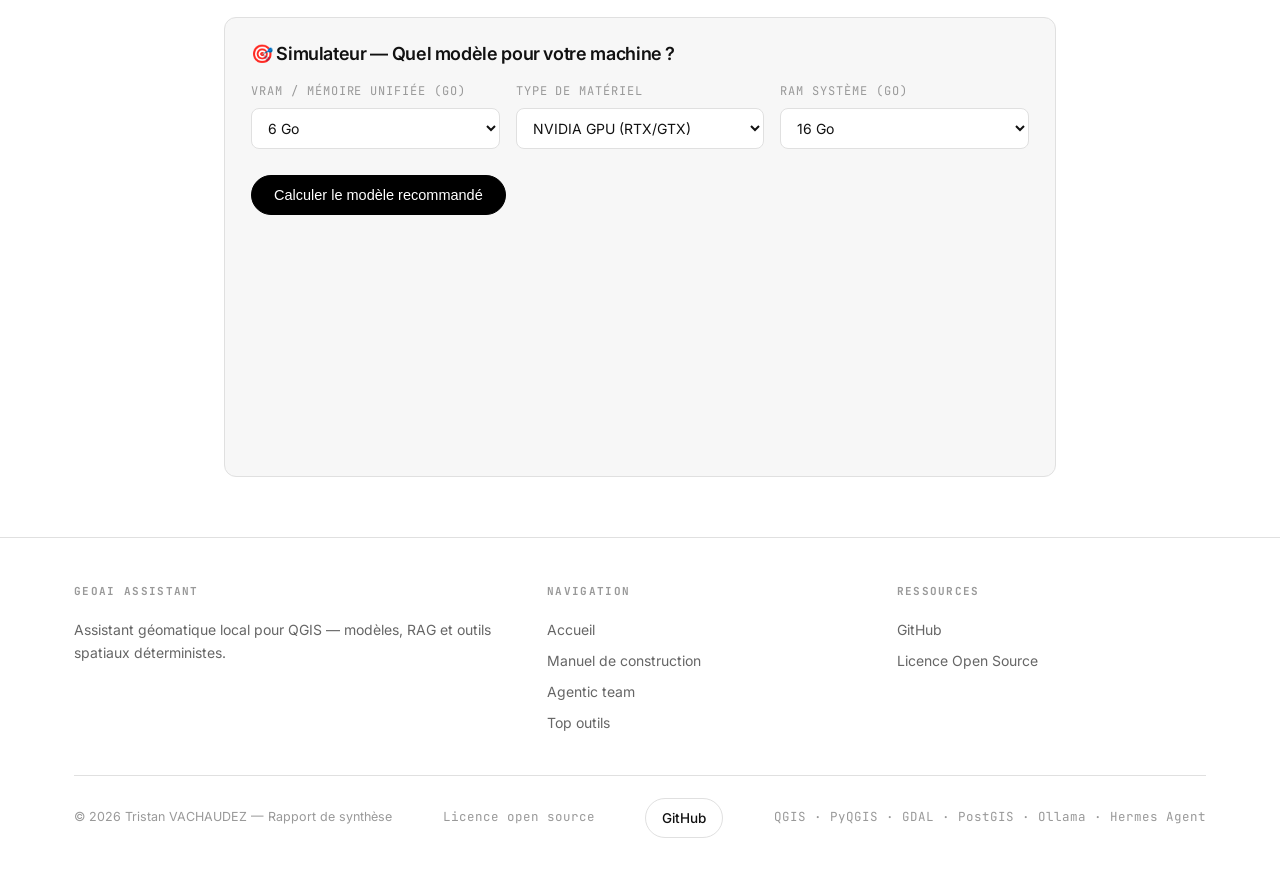
<file: choix-ia-locale.html>
<!DOCTYPE html>
<html lang="fr">
<head>
  <meta charset="UTF-8" />
  <meta name="viewport" content="width=device-width, initial-scale=1.0" />
  <title>Choisir son IA locale — Selon sa machine et ses besoins</title>
  <meta name="description" content="Guide pour choisir un modèle d'IA locale selon son matériel (VRAM, RAM, GPU) et simulateur interactif pour trouver le modèle le plus puissant adapté." />
  <link rel="preconnect" href="https://fonts.googleapis.com">
  <link rel="preconnect" href="https://fonts.gstatic.com" crossorigin>
  <link href="https://fonts.googleapis.com/css2?family=Inter:wght@400;500;600;700;800&family=JetBrains+Mono:wght@400;500;700&display=swap" rel="stylesheet">
  <link rel="stylesheet" href="css/style.css" />
  <style>
    /* Simulateur spécifique */
    .simulator {
      background: var(--surface);
      border: 1px solid var(--line);
      border-radius: var(--r-lg);
      padding: 26px;
      margin-top: 30px;
    }
    .simulator h3 {
      font-size: 18px;
      margin-bottom: 16px;
      color: var(--text);
    }
    .sim-form {
      display: grid;
      grid-template-columns: repeat(auto-fit, minmax(200px, 1fr));
      gap: 16px;
      margin-bottom: 20px;
    }
    .sim-field {
      display: flex;
      flex-direction: column;
      gap: 6px;
    }
    .sim-field label {
      font-size: 12px;
      font-family: var(--mono);
      text-transform: uppercase;
      letter-spacing: .08em;
      color: var(--text-3);
    }
    .sim-field select, .sim-field input {
      padding: 10px 12px;
      border: 1px solid var(--line);
      border-radius: var(--r-md);
      background: #fff;
      font-size: 14px;
      color: var(--text);
      font-family: var(--sans);
      transition: border-color 0.2s; /* Transition pour le focus */
    }
    .sim-field select:focus, .sim-field input:focus {
        border-color: var(--primary-color);
        outline: none;
    }
    .btn, .sim-btn {
      transition: background-color 0.2s, transform 0.1s;
      cursor: pointer;
    }
    .btn:hover, .sim-btn:hover {
        transform: translateY(-1px);
    }
    .sim-btn {
      grid-column: 1 / -1;
      width: fit-content;
      margin-top: 10px;
      margin-bottom: 16px;
    }
    .sim-result {
      opacity: 0;
      transform: translateY(20px);
      transition: opacity 0.5s ease-out, transform 0.5s ease-out;
      visibility: hidden;
    }
    /* Classe ajoutée en JS pour forcer l'affichage animé */
    .sim-result.show { 
      opacity: 1; 
      transform: translateY(0); 
      visibility: visible; 
    }
    .result-badge {
      display: inline-flex;
      align-items: center;
      gap: 8px;
      padding: 6px 12px;
      background: var(--ink);
      color: #fff;
      border-radius: var(--r-pill);
      font-size: 12px;
      font-weight: 700;
      font-family: var(--mono);
      letter-spacing: .06em;
      margin-bottom: 12px;
    }
    .result-model {
      font-size: 26px;
      font-weight: 800;
      letter-spacing: -0.02em;
      margin-bottom: 6px;
      color: var(--text);
    }
    .result-vram {
      font-family: var(--mono);
      font-size: 13px;
      color: var(--text-3);
      margin-bottom: 16px;
    }
    .result-tasks {
      margin-top: 16px;
    }
    .result-tasks h4 {
      font-size: 14px;
      color: var(--text-3);
      text-transform: uppercase;
      letter-spacing: .08em;
      margin-bottom: 10px;
      font-family: var(--mono);
    }
    .result-tasks ul {
      list-style: none;
      padding: 0;
      margin: 0;
      display: grid;
      grid-template-columns: repeat(auto-fit, minmax(200px, 1fr));
      gap: 10px;
    }
    .result-tasks li {
      font-size: 13px;
      color: var(--text-2);
      padding: 8px 12px;
      background: #f7f7f7;
      border: 1px solid var(--line);
      border-radius: var(--r-md);
      transition: background-color 0.2s;
    }
    .result-tasks li:hover {
        background-color: #eef;
    }
    .warning {
      margin-top: 16px;
      font-size: 12.5px;
      color: var(--text-3);
      font-style: italic;
    }
  </style>
</head>
<body>

  <!-- ===================== NAV ===================== -->
  <header class="nav">
    <div class="wrap nav-in">
      <a href="index.html" class="brand">
        <div>GeoAI<span>.</span></div>
      </a>
      <ul class="nav-links">
        <li><a href="index.html">Accueil</a></li>
        <li><a href="manuel.html">Manuel</a></li>
        <li class="dropdown">
          <a href="#" class="dropdown-toggle">À savoir</a>
          <ul class="dropdown-menu">
            <li><a href="top-outils.html">Top outils</a></li>
            <li><a href="agentic-team.html">Agentic team</a></li>
            <li><a href="choix-ia-locale.html" class="active">Choisir son IA locale</a></li>
          </ul>
        </li>
      </ul>
      <div class="nav-right">
        <a href="index.html" class="btn btn-ghost btn-sm">Retour à l'accueil</a>
      </div>
    </div>
  </header>

  <!-- ===================== HERO ===================== -->
  <section class="hero" style="padding: 72px 0 56px; border-bottom: 1px solid var(--line);">
    <div class="wrap hero-inner">
      <span class="eyebrow"><span class="dot"></span>Guide pratique — Inférence locale</span>
      <h1>Choisir son IA locale<br>selon sa machine</h1>
      <p class="lead" style="max-width: 72ch;">
        Déterminez le modèle d'IA locale le plus puissant que votre matériel peut faire tourner, et ce que vous pouvez en faire pour la géomatique et le SIG.
      </p>
      <a href="#simulateur" class="btn btn-primary sim-btn">choisir le bon modèle d'IA locale</a>
      <div class="hero-meta" style="margin-top: 40px;">
        <div class="m"><div class="k">Critère clé</div><div class="v">VRAM (mémoire GPU)</div></div>
        <div class="m"><div class="k">Standard</div><div class="v">GGUF Q4_K_M</div></div>
        <div class="m"><div class="k">Moteur</div><div class="v">Ollama · Hermes Agent</div></div>
      </div>
    </div>
  </section>

  <!-- ===================== CONTENU ===================== -->
  <main class="wrap" style="max-width: 880px;">
    <article style="margin-bottom: 60px; line-height: 1.75;">

      <section id="choisir" style="margin-bottom: 50px;">
        <h2 style="font-size: 24px; margin-bottom: 12px;">1. Comment choisir son modèle</h2>
        <p>
          Le critère déterminant n'est pas la puissance brute du CPU, mais la <strong>VRAM</strong> (mémoire vidéo du GPU) ou la mémoire unifiée (Apple Silicon). Un modèle de langage doit être chargé en mémoire pour répondre ; si la VRAM est insuffisante, le système bascule sur le CPU et les performances chutent de ~100 tokens/s à moins de 5 tokens/s.
        </p>
        <div class="grid g3" style="margin-top: 22px;">
          <div class="card" style="padding: 22px;">
            <h4 style="font-size: 15px; margin-bottom: 8px;">💻 Ordinateur portable</h4>
            <p style="font-size: 13px; color: var(--text-2);">
              Apple Silicon M1-M4, 16-32 Go RAM unifiée. Modèles 7B à 13B. Exploitation du Neural Engine.
            </p>
          </div>
          <div class="card" style="padding: 22px;">
            <h4 style="font-size: 15px; margin-bottom: 8px;">🎮 Station de travail</h4>
            <p style="font-size: 13px; color: var(--text-2);">
              NVIDIA RTX 4090 (24 Go VRAM). Modèles 13B à 33B. Idéal pour le codage agentique.
            </p>
          </div>
          <div class="card" style="padding: 22px;">
            <h4 style="font-size: 15px; margin-bottom: 8px;">🖥️ Serveur / Multi-GPU</h4>
            <p style="font-size: 13px; color: var(--text-2);">
              2x RTX 3090/4090 (48 Go+ VRAM). Modèles 70B+. Raisonnement complexe et fenêtres de contexte étendues.
            </p>
          </div>
        </div>
      </section>

      <section id="tableau" style="margin-bottom: 50px;">
        <h2 style="font-size: 24px; margin-bottom: 12px;">2. Modèles par taille et VRAM requise</h2>
        <p style="font-size: 13px; color: var(--text-3); margin-bottom: 16px;">
          Estimations pour une quantification <strong>Q4_K_M</strong> (standard industriel : équilibre performance / mémoire).
        </p>
        <table>
          <thead>
            <tr>
              <th>Modèle</th>
              <th>Taille</th>
              <th>VRAM estimée</th>
              <th>Débit (Q4_K_M)</th>
              <th>Usage recommandé</th>
            </tr>
          </thead>
          <tbody>
            <tr>
              <td><strong>Gemma 4B</strong></td>
              <td>4B paramètres</td>
              <td>~3-4 Go</td>
              <td>~100-130 tok/s</td>
              <td>Opérations simples, extraction de paramètres, Q&A rapide</td>
            </tr>
            <tr>
              <td><strong>Llama 3.1 8B</strong></td>
              <td>8B paramètres</td>
              <td>~5-6 Go</td>
              <td>~95-110 tok/s</td>
              <td>Usage polyvalent, génération de code, buffer QGIS simple</td>
            </tr>
            <tr>
              <td><strong>Gemma 12B</strong></td>
              <td>12B paramètres</td>
              <td>~7-8 Go</td>
              <td>~70-90 tok/s</td>
              <td>Raisonnement modéré, plans d'action, demandes SIG complexes</td>
            </tr>
            <tr>
              <td><strong>Llama 3.1 70B</strong></td>
              <td>70B paramètres</td>
              <td>~40-45 Go</td>
              <td>~15-25 tok/s</td>
              <td>Raisonnement complexe, plans multi-étapes, agents autonomes</td>
            </tr>
            <tr>
              <td><strong>DeepSeek-R1</strong></td>
              <td>7B à 671B</td>
              <td>4 Go à 400+ Go</td>
              <td>Variable</td>
              <td>Raisonnement spécialisé, selon variante choisie</td>
            </tr>
          </tbody>
        </table>
      </section>

      <!-- SIMULATEUR -->
      <section id="simulateur">
        <div class="simulator">
          <h3>🎯 Simulateur — Quel modèle pour votre machine ?</h3>
          
          <div class="sim-form">
            <div class="sim-field">
              <label for="vram">VRAM / Mémoire unifiée (Go)</label>
              <select id="vram">
                <option value="2">2 Go</option>
                <option value="4">4 Go</option>
                <option value="6" selected>6 Go</option>
                <option value="8">8 Go</option>
                <option value="12">12 Go</option>
                <option value="16">16 Go</option>
                <option value="24">24 Go</td>
                <option value="32">32 Go</option>
                <option value="48">48 Go+</option>
              </select>
            </div>
            <div class="sim-field">
              <label for="materiel">Type de matériel</label>
              <select id="materiel">
                <option value="nvidia" selected>NVIDIA GPU (RTX/GTX)</option>
                <option value="apple">Apple Silicon (M1/M2/M3/M4)</option>
                <option value="cpu">CPU uniquement</option>
              </select>
            </div>
            <div class="sim-field">
              <label for="ram">RAM système (Go)</label>
              <select id="ram">
                <option value="8">8 Go</option>
                <option value="16" selected>16 Go</option>
                <option value="32">32 Go</option>
                <option value="64">64 Go+</option>
              </select>
            </div>
            <button type="button" id="btn-calculer" class="btn btn-primary sim-btn">Calculer le modèle recommandé</button>
          </div>

          <div id="resultat" class="sim-result">
            <div class="result-badge" id="badge">Modèle recommandé</div>
            <div class="result-model" id="modele">—</div>
            <div class="result-vram" id="vramInfo">VRAM nécessaire : —</div>
            <div class="result-tasks">
              <h4>Ce que vous pouvez en faire</h4>
              <ul id="taches">
              </ul>
            </div>
            <div class="warning">
              💡 Conseil : commencez par un modèle léger (4B-8B) pour valider votre pipeline, puis montez en puissance selon vos besoins.
            </div>
          </div>
        </div>
      </section>

    </article>
  </main>

  <!-- ===================== FOOTER ===================== -->
  <footer>
    <div class="wrap">
      <div class="foot-grid">
        <div>
          <h5>GeoAI Assistant</h5>
          <span>Assistant géomatique local pour QGIS — modèles, RAG et outils spatiaux déterministes.</span>
        </div>
        <div>
          <h5>Navigation</h5>
          <a href="index.html">Accueil</a>
          <a href="manuel.html">Manuel de construction</a>
          <a href="agentic-team.html">Agentic team</a>
          <a href="top-outils.html">Top outils</a>
        </div>
        <div>
          <h5>Ressources</h5>
          <a href="https://github.com/Tristan14123" target="_blank" rel="noopener noreferrer">GitHub</a>
          <a href="#">Licence Open Source</a>
        </div>
      </div>
      <div class="foot-bottom">
        <span>© 2026 Tristan VACHAUDEZ — Rapport de synthèse</span>
        <span class="mono">Licence open source</span>
        <a href="https://github.com/Tristan14123" target="_blank" rel="noopener noreferrer" class="btn btn-sm btn-ghost">GitHub</a>
        <span class="mono">QGIS · PyQGIS · GDAL · PostGIS · Ollama · Hermes Agent</span>
      </div>
    </div>
  </footer>

  <script>
    document.addEventListener('DOMContentLoaded', function() {
      const btn = document.getElementById('btn-calculer');
      const resultat = document.getElementById('resultat');
      const badge = document.getElementById('badge');
      const modele = document.getElementById('modele');
      const vramInfo = document.getElementById('vramInfo');
      const taches = document.getElementById('taches');

      const recommandations = [
        { vramMax: 3, materiel: 'cpu', modele: 'Gemma 4B (quantifié)', vram: '~2-3 Go', taches: [
          'Extraction de paramètres depuis du langage naturel',
          'Résumé de documents SIG courts',
          'Questions-réponses simples sur vos données',
          'Génération de requêtes SQL basiques'
        ]},
        { vramMax: 5, materiel: 'nvidia', modele: 'Llama 3.1 8B (Q4_K_M)', vram: '~5-6 Go', taches: [
          'Génération de code Python pour PyQGIS',
          'Opérations SIG simples (buffer, clip, reprojection)',
          'Extraction d\'entités depuis des documents',
          'Assistant conversationnel léger'
        ]},
        { vramMax: 5, materiel: 'apple', modele: 'Gemma 12B (Q4_K_M)', vram: '~7-8 Go', taches: [
          'Raisonnement modéré sur des demandes SIG',
          'Génération de plans d\'action structurés',
          'Analyse de petits jeux de données géospatiales',
          'Assistant conversationnel intermédiaire'
        ]},
        { vramMax: 5, materiel: 'cpu', modele: 'Gemma 4B (Q4_K_M)', vram: '~3-4 Go (RAM)', taches: [
          'Extraction de paramètres simples',
          'Requêtes en langage naturel sur des données tabulaires',
          'Génération de scripts SIG basiques'
        ]},
        { vramMax: 9, materiel: 'nvidia', modele: 'Gemma 12B (Q4_K_M)', vram: '~7-8 Go', taches: [
          'Demandes SIG complexes (plusieurs opérations)',
          'Génération de plans de traitement multi-étapes',
          'Analyse topologique modérée',
          'Routage entre modèles légers et lourds'
        ]},
        { vramMax: 9, materiel: 'apple', modele: 'Llama 3.1 8B (Q4_K_M)', vram: '~5-6 Go', taches: [
          'Usage polyvalent (code, analyse, Q&A)',
          'Génération de scripts Python/SIG',
          'Assistant conversationnel robuste'
        ]},
        { vramMax: 9, materiel: 'cpu', modele: 'Llama 3.1 8B (Q4_K_M)', vram: '~5-6 Go (RAM)', taches: [
          'Génération de code et scripts SIG',
          'Analyse de données géographiques modérée',
          'Assistant de développement local'
        ]},
        { vramMax: 17, materiel: 'nvidia', modele: 'Llama 3.1 70B (Q4_K_M)', vram: '~40-45 Go', taches: [
          'Raisonnement complexe sur des pipelines SIG',
          'Plans d\'action multi-étapes avec validation',
          'Orchestration d\'agents géospatiaux',
          'Génération de code avancé et débogage'
        ]},
        { vramMax: 17, materiel: 'apple', modele: 'Llama 3.1 70B (Q4_K_M)', vram: '~40-45 Go (mémoire unifiée)', taches: [
          'Analyse géospatiale avancée',
          'Agents autonomes avec mémoire persistante',
          'Modélisation spatio-temporelle complexe'
        ]},
        { vramMax: 17, materiel: 'cpu', modele: 'Gemma 12B (Q4_K_M)', vram: '~7-8 Go (RAM)', taches: [
          'Demandes SIG complexes',
          'Génération de plans structurés',
          'Analyse modérée de données géographiques'
        ]},
        { vramMax: 999, materiel: 'nvidia', modele: 'Llama 3.1 70B ou DeepSeek-R1 (distillé)', vram: '~40-80+ Go', taches: [
          'Agents autonomes 24/7 avec orchestration multi-agents',
          'Raisonnement de niveau expert sur le territoire',
          'Génération de pipelines SIG complets et autonomes',
          'Mémoire procédurale et Skills Hub (agentskills.io)'
        ]},
        { vramMax: 999, materiel: 'apple', modele: 'Llama 3.1 70B ou cluster de modèles 13B+', vram: '~40-64 Go (mémoire unifiée)', taches: [
          'Infrastructure d\'agents géomatiques autonome',
          'Analyse territoriale complexe et prédictive',
          'Orchestration de traitements SIG lourds'
        ]},
        { vramMax: 999, materiel: 'cpu', modele: 'Llama 3.1 8B (Q4_K_M)', vram: '~5-6 Go (RAM)', taches: [
          'Usage polyvalent limité par la vitesse CPU',
          'Développement et tests locaux',
          'Assistant de codage SIG léger'
        ]}
      ];

      btn.addEventListener('click', function() {
        const vram = parseInt(document.getElementById('vram').value);
        const materiel = document.getElementById('materiel').value;
        const ram = parseInt(document.getElementById('ram').value);

        // Trouver la meilleure recommandation
        let meilleure = null;
        for (const r of recommandations) {
          if (vram >= (r.vramMax - 2) && vram <= r.vramMax && r.materiel === materiel) {
            meilleure = r;
            break;
          }
        }

        // Fallback : prendre la plus proche en VRAM quelle que soit la matière
        if (!meilleure) {
          for (const r of recommandations) {
            if (r.materiel === materiel && vram <= r.vramMax) {
              meilleure = r;
              break;
            }
          }
        }
        if (!meilleure) {
          // Dernier recours : le plus petit modèle
          meilleure = recommandations[0];
        }

        badge.textContent = 'Modèle recommandé';
        modele.textContent = meilleure.modele;
        vramInfo.textContent = 'VRAM nécessaire : ' + meilleure.vram;
        taches.innerHTML = meilleure.taches.map(t => '<li>' + t + '</li>').join('');

        resultat.classList.add('show');
        resultat.scrollIntoView({ behavior: 'smooth', block: 'start' });
      });
    });
  </script>
</body>
</html>
</file>
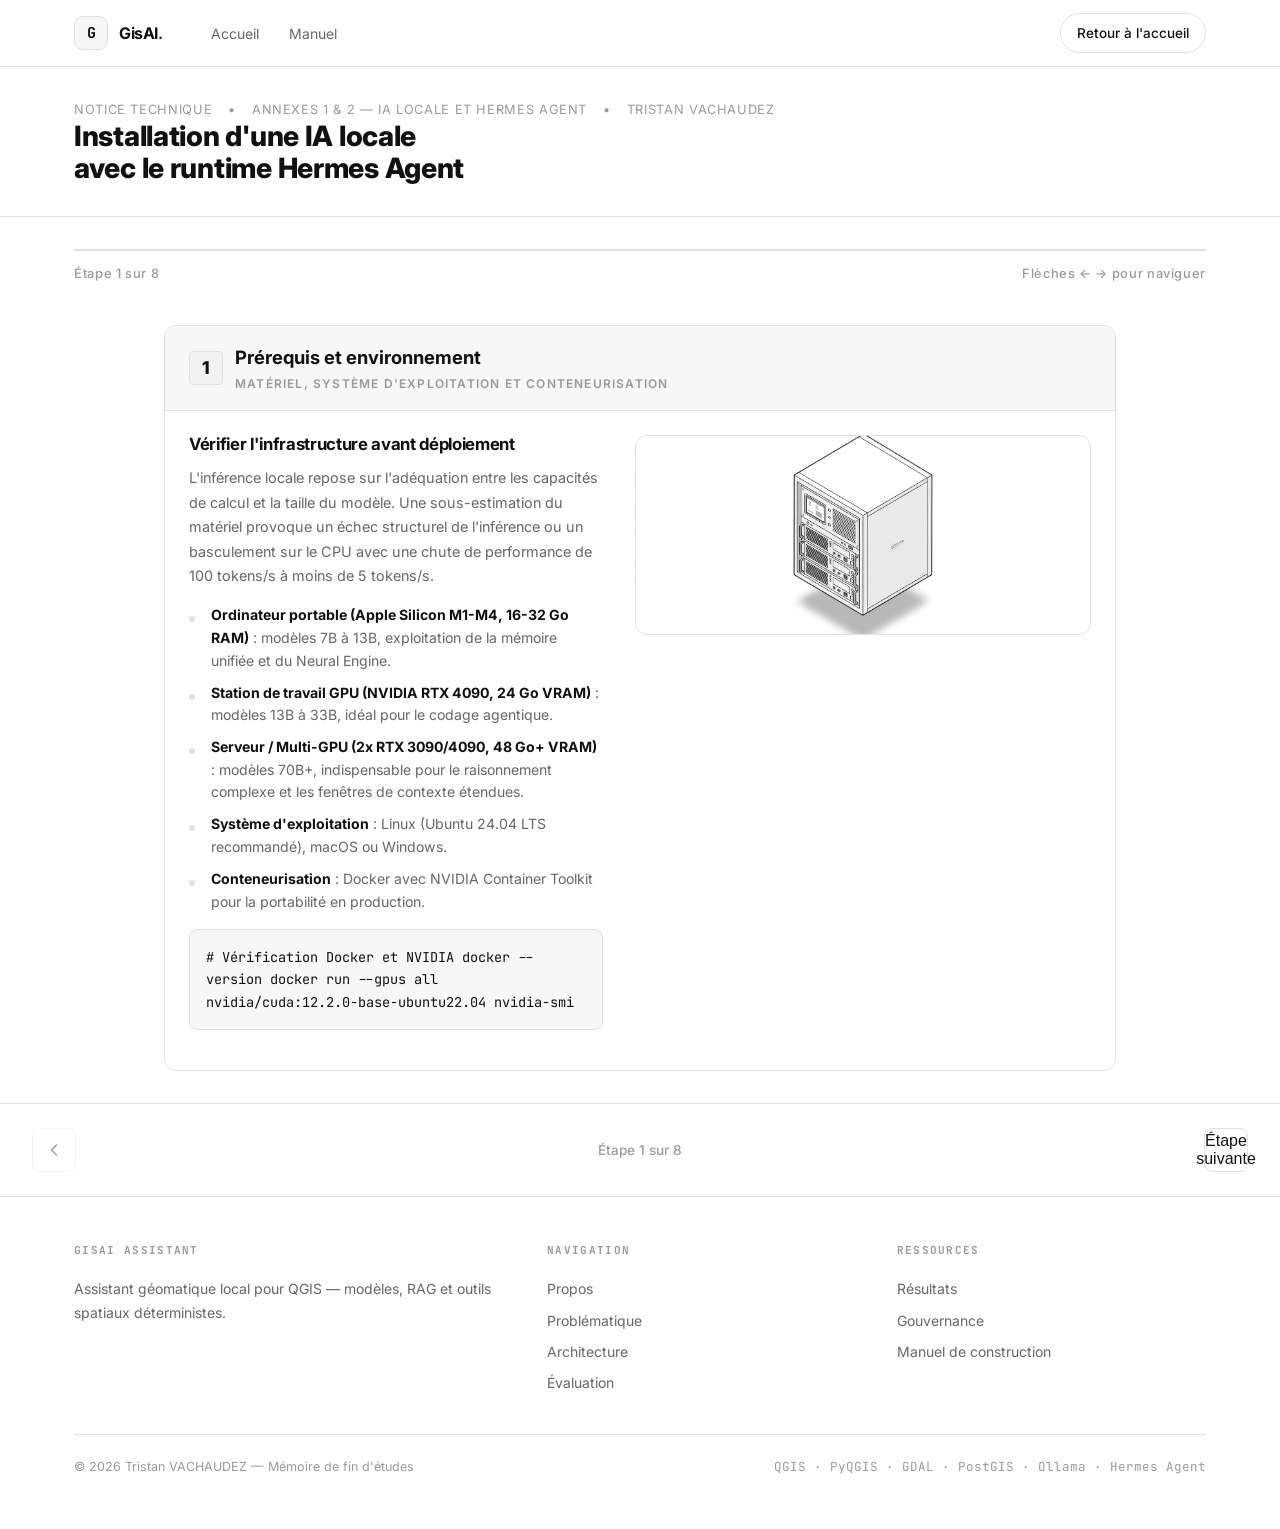
<file: manuel.html>
<!DOCTYPE html>
<html lang="fr">
<head>
  <meta charset="UTF-8" />
  <meta name="viewport" content="width=device-width, initial-scale=1.0" />
  <title>Notice de montage — Installation d'une IA locale avec Hermes Agent</title>
  <meta name="description" content="Notice de construction étape par étape pour déployer une inférence locale et le runtime Hermes Agent, d'après les annexes 1 et 2 de la thèse." />
  <link rel="preconnect" href="https://fonts.googleapis.com">
  <link rel="preconnect" href="https://fonts.gstatic.com" crossorigin>
  <link href="https://fonts.googleapis.com/css2?family=Inter:wght@400;500;600;700;800&family=JetBrains+Mono:wght@400;500;700&display=swap" rel="stylesheet">
  <link rel="stylesheet" href="css/style.css" />
</head>
<body>

  <!-- ===================== NAV ===================== -->
  <header class="nav">
    <div class="wrap nav-in">
      <a href="index.html" class="brand">
        <div class="brand-mark">G</div>
        <div>GisAI<span>.</span></div>
      </a>
      <ul class="nav-links">
        <li><a href="index.html">Accueil</a></li>
        <li><a href="manuel.html" class="active">Manuel</a></li>
      </ul>
      <div class="nav-right">
        <a href="index.html" class="btn btn-ghost btn-sm">Retour à l'accueil</a>
      </div>
    </div>
  </header>

  <!-- ===================== MANUEL HEADER ===================== -->
  <section class="manuel-header">
    <div class="wrap">
      <div class="manuel-meta">
        <span>Notice technique</span>
        <span>&bull;</span>
        <span>Annexes 1 &amp; 2 — IA locale et Hermes Agent</span>
        <span>&bull;</span>
        <span>Tristan VACHAUDEZ</span>
      </div>
      <h1 class="manuel-title">Installation d'une IA locale<br>avec le runtime Hermes Agent</h1>
    </div>
  </section>

  <!-- ===================== PROGRESSION ===================== -->
  <div class="wrap progress-wrap">
    <div class="progress-bar">
      <div class="progress-fill" id="progress-fill"></div>
    </div>
    <div class="progress-text">
      <span id="step-counter">Étape 1 sur 8</span>
      <span>Flèches &larr; &rarr; pour naviguer</span>
    </div>
  </div>

  <!-- ===================== MAIN CONTENT ===================== -->
  <main class="wrap" style="max-width: 1000px;">

    <!-- ÉTAPE 1 -->
    <article class="notice-step" id="step-1">
      <div class="step-head">
        <div class="step-meta">
          <div class="step-badge">1</div>
          <div class="step-head-text">
            <div class="step-title">Prérequis et environnement</div>
            <div class="step-part">Matériel, système d'exploitation et conteneurisation</div>
          </div>
        </div>
      </div>
      <div class="step-body">
        <div class="step-content">
          <h3>Vérifier l'infrastructure avant déploiement</h3>
          <p>
            L'inférence locale repose sur l'adéquation entre les capacités de calcul et la taille du modèle. Une sous-estimation du matériel provoque un échec structurel de l'inférence ou un basculement sur le CPU avec une chute de performance de 100 tokens/s à moins de 5 tokens/s.
          </p>
          <ul>
            <li><strong>Ordinateur portable (Apple Silicon M1-M4, 16-32 Go RAM)</strong> : modèles 7B à 13B, exploitation de la mémoire unifiée et du Neural Engine.</li>
            <li><strong>Station de travail GPU (NVIDIA RTX 4090, 24 Go VRAM)</strong> : modèles 13B à 33B, idéal pour le codage agentique.</li>
            <li><strong>Serveur / Multi-GPU (2x RTX 3090/4090, 48 Go+ VRAM)</strong> : modèles 70B+, indispensable pour le raisonnement complexe et les fenêtres de contexte étendues.</li>
            <li><strong>Système d'exploitation</strong> : Linux (Ubuntu 24.04 LTS recommandé), macOS ou Windows.</li>
            <li><strong>Conteneurisation</strong> : Docker avec NVIDIA Container Toolkit pour la portabilité en production.</li>
          </ul>
          <div class="code-block">
# Vérification Docker et NVIDIA
docker --version
docker run --gpus all nvidia/cuda:12.2.0-base-ubuntu22.04 nvidia-smi
          </div>
        </div>
        <div class="step-visual">
          <img src="images/1.jpg" alt="Étape 1 - Prérequis et environnement" class="step-image">
        </div>
      </div>
    </article>

    <!-- ÉTAPE 2 -->
    <article class="notice-step hidden" id="step-2">
      <div class="step-head">
        <div class="step-meta">
          <div class="step-badge">2</div>
          <div class="step-head-text">
            <div class="step-title">Installation d'Ollama</div>
            <div class="step-part">Moteur d'inférence locale (port 11434)</div>
          </div>
        </div>
      </div>
      <div class="step-body">
        <div class="step-content">
          <h3>Déployer le moteur d'inférence locale</h3>
          <p>
            Ollama est l'infrastructure de référence pour l'inférence locale. Il permet d'injecter des LLM locaux dans n'importe quelle stack logicielle par simple changement d'endpoint. Version stable : v0.33.2.
          </p>
          <ul>
            <li><strong>Linux (Ubuntu 24.04 LTS)</strong> : installation via binaire unique, géré nativement par systemd.</li>
            <li><strong>macOS &amp; Windows</strong> : installation via paquets natifs, avec support automatique du GPU et du Neural Engine.</li>
            <li><strong>Docker</strong> : utilisation de l'image <code>ollama/ollama</code>, intégration avec le NVIDIA Container Toolkit.</li>
          </ul>
          <div class="code-block">
# Linux - Installation via binaire unique
curl -fsSL https://ollama.com/install.sh | sh

# Vérification du service
systemctl status ollama

# Test de l'endpoint local
curl http://127.0.0.1:11434/api/tags
          </div>
          <p class="step-caption">Ollama expose une API compatible OpenAI sur le port 11434.</p>
        </div>
        <div class="step-visual">
          <img src="images/2.jpg" alt="Étape 2 - Installation d'Ollama" class="step-image">
        </div>
      </div>
    </article>

    <!-- ÉTAPE 3 -->
    <article class="notice-step hidden" id="step-3">
      <div class="step-head">
        <div class="step-meta">
          <div class="step-badge">3</div>
          <div class="step-head-text">
            <div class="step-title">Téléchargement du modèle</div>
            <div class="step-part">Quantification GGUF Q4_K_M et chargement en VRAM</div>
          </div>
        </div>
      </div>
      <div class="step-body">
        <div class="step-content">
          <h3>Sélectionner et charger un modèle quantifié</h3>
          <p>
            La réduction de l'empreinte mémoire sans sacrifier la précision sémantique s'effectue par quantification au format GGUF via le moteur llama.cpp. Le Q4_K_M est le standard industriel pour l'équilibre performance/ressources.
          </p>
          <div class="code-block">
# Exemple sur une configuration RTX 4090 pour un modèle Llama 3.1 8B
# FP16 : 14 Go VRAM, ~15 tok/s, 100 % précision
# Q8_0  : 9 Go VRAM, ~28 tok/s, ~99 % précision
# Q4_K_M: 6 Go VRAM, 95-110 tok/s, ~95 % précision (standard)

ollama pull llama3.1:8b
ollama run llama3.1:8b
          </div>
          <ul>
            <li><strong>FP16 (non quantifié)</strong> : 14 Go VRAM, ~15 tok/s, 100 % précision.</li>
            <li><strong>Q8_0 (8 bits)</strong> : 9 Go VRAM, ~28 tok/s, ~99 % précision.</li>
            <li><strong>Q4_K_M (4 bits — standard)</strong> : 6 Go VRAM, 95-110 tok/s, ~95 % précision.</li>
          </ul>
          <p class="step-caption">Le modèle doit rester résident en VRAM pour éviter les collisions mémoire.</p>
        </div>
        <div class="step-visual">
          <img src="images/3.jpg" alt="Étape 3 - Téléchargement du modèle GGUF Q4_K_M" class="step-image">
        </div>
      </div>
    </article>

    <!-- ÉTAPE 4 -->
    <article class="notice-step hidden" id="step-4">
      <div class="step-head">
        <div class="step-meta">
          <div class="step-badge">4</div>
          <div class="step-head-text">
            <div class="step-title">Déploiement de Hermes Agent</div>
            <div class="step-part">Runtime d'agent autonome (Nous Research)</div>
          </div>
        </div>
      </div>
      <div class="step-body">
        <div class="step-content">
          <h3>Installer le démon système d'arrière-plan</h3>
          <p>
            Hermes Agent s'exécute en tant que démon système d'arrière-plan et expose une interface API HTTP compatible avec les standards de l'industrie (par défaut sur le port 8642).
          </p>
          <ul>
            <li><strong>Hébergement recommandé</strong> : Serveur Virtuel Privé (VPS) ou infrastructure cloud conteneurisée sous Docker, confinant l'agent dans un bac à sable isolé.</li>
            <li><strong>Port d'écoute</strong> : 8642, activé via <code>API_SERVER_ENABLED=true</code>.</li>
            <li><strong>Sécurité</strong> : authentification Bearer via <code>API_SERVER_KEY</code>.</li>
            <li><strong>Déploiement Docker</strong> : image <code>ollama/ollama</code> avec NVIDIA Container Toolkit pour la portabilité en production.</li>
          </ul>
          <div class="code-block">
# Docker - Lancement d'Hermes Agent
docker run -d \
  --name hermes-agent \
  --gpus all \
  -p 8642:8642 \
  -e API_SERVER_ENABLED=true \
  -e API_SERVER_KEY=votre_cle_secrete \
  -v hermes_data:/app/data \
  nousresearch/hermes-agent:latest
          </div>
          <p class="step-caption">Hermes Agent expose trois points d'accès API distincts.</p>
        </div>
        <div class="step-visual">
          <img src="images/4.jpg" alt="Étape 4 - Déploiement de Hermes Agent" class="step-image">
        </div>
      </div>
    </article>

    <!-- ÉTAPE 5 -->
    <article class="notice-step hidden" id="step-5">
      <div class="step-head">
        <div class="step-meta">
          <div class="step-badge">5</div>
          <div class="step-head-text">
            <div class="step-title">Configuration du serveur API</div>
            <div class="step-part">Endpoints, clés d'authentification et variables d'environnement</div>
          </div>
        </div>
      </div>
      <div class="step-body">
        <div class="step-content">
          <h3>Configurer les points d'accès et les garde-fous</h3>
          <p>
            L'architecture API d'Hermes s'articule autour de trois points d'accès aux caractéristiques sémantiques distinctes.
          </p>
          <table>
            <thead>
              <tr>
                <th>Endpoint</th>
                <th>Type</th>
                <th>Usage</th>
              </tr>
            </thead>
            <tbody>
              <tr>
                <td><code>POST /v1/chat/completions</code></td>
                <td>Stateless</td>
                <td>Format OpenAI Chat Completions, flux SSE avec keepalive toutes les 10 secondes.</td>
              </tr>
              <tr>
                <td><code>POST /v1/responses</code></td>
                <td>Stateful</td>
                <td>Gestion d'état via <code>previous_response_id</code> ou <code>conversation</code>.</td>
              </tr>
              <tr>
                <td><code>POST /v1/runs</code></td>
                <td>Asynchrone</td>
                <td>Soumission de requêtes longues, retourne un <code>run_id</code>.</td>
              </tr>
            </tbody>
          </table>
          <div class="code-block">
# Fichier de configuration YAML (exemple)
gateway:
  api_server:
    enabled: true
    port: 8642
    history_tool_output_max_chars: 2000
          </div>
          <ul>
            <li><strong>Idempotency-Key</strong> : 1 à 255 caractères ASCII visibles, réserve le run_id pendant 24 heures.</li>
            <li><strong>Keepalive SSE</strong> : ligne de commentaire <code>: keepalive</code> toutes les 10 secondes pour éviter les timeouts.</li>
            <li><strong>Clé d'authentification</strong> : transmise via header Bearer <code>API_SERVER_KEY</code>.</li>
          </ul>
          <p class="step-caption">Trois endpoints API : chat/completions, responses et runs.</p>
        </div>
        <div class="step-visual">
          <img src="images/5.jpg" alt="Étape 5 - Configuration du serveur API" class="step-image">
        </div>
      </div>
    </article>

    <!-- ÉTAPE 6 -->
    <article class="notice-step hidden" id="step-6">
      <div class="step-head">
        <div class="step-meta">
          <div class="step-badge">6</div>
          <div class="step-head-text">
            <div class="step-title">Variables d'environnement critiques</div>
            <div class="step-part">Stabilité multi-utilisateurs et gestion des ressources</div>
          </div>
        </div>
      </div>
      <div class="step-body">
        <div class="step-content">
          <h3>Configurer l'exécution en production</h3>
          <p>
            Pour garantir la stabilité en environnement multi-utilisateurs, l'expert doit configurer les variables d'environnement suivantes.
          </p>
          <div class="code-block">
# Variables Ollama critiques
export OLLAMA_FLASH_ATTENTION=1          # Active les optimisations de calcul
export OLLAMA_NUM_PARALLEL=4            # Nombre de requêtes traitées simultanément
export OLLAMA_MAX_LOADED_MODELS=2       # Limite le nombre de modèles résidents en VRAM

# Variables Hermes Agent
export API_SERVER_ENABLED=true
export API_SERVER_KEY=cle_robuste_256_caracteres
export OLLAMA_HOST=http://127.0.0.1:11434
          </div>
          <ul>
            <li><strong>OLLAMA_FLASH_ATTENTION=1</strong> : active les optimisations de calcul pour un gain de vitesse immédiat.</li>
            <li><strong>OLLAMA_NUM_PARALLEL</strong> : définit le nombre de requêtes traitées simultanément.</li>
            <li><strong>OLLAMA_MAX_LOADED_MODELS</strong> : limite le nombre de modèles résidents en VRAM pour éviter les collisions mémoire.</li>
          </ul>
          <p class="step-caption">Ces variables évitent la saturation de la fenêtre de contexte et de la base response_store.db.</p>
        </div>
        <div class="step-visual">
          <img src="images/6.jpg" alt="Étape 6 - Variables d'environnement critiques" class="step-image">
        </div>
      </div>
    </article>

    <!-- ÉTAPE 7 -->
    <article class="notice-step hidden" id="step-7">
      <div class="step-head">
        <div class="step-meta">
          <div class="step-badge">7</div>
          <div class="step-head-text">
            <div class="step-title">Cloisonnement et plafonnement des sorties</div>
            <div class="step-part">X-Hermes-Session-Key et history_tool_output_max_chars</div>
          </div>
        </div>
      </div>
      <div class="step-body">
        <div class="step-content">
          <h3>Sécuriser la mémoire et limiter la consommation de tokens</h3>
          <p>
            Le risque majeur d'explosion des coûts découle de la taille des données spatiales renvoyées par les outils. Une seule requête SQL/Spatial renvoyant des entités GeoJSON complexes peut générer plusieurs mégaoctets de texte.
          </p>
          <ul>
            <li><strong>X-Hermes-Session-Key</strong> : identifiant stable de l'utilisateur ou du canal (ex: <code>agent:gis:webui:user-88</code>, max 256 caractères, rejet des caractères de contrôle). Définit la portée de mémoire appliquée et garantit le cloisonnement strict des mémoires multi-utilisateurs.</li>
            <li><strong>history_tool_output_max_chars: 2000</strong> : plafonne les sorties d'outils stockées dans l'historique. Le tronquage conserve le début de la réponse suivi de la mention <code>...N more chars</code>.</li>
          </ul>
          <div class="code-block">
# Header HTTP pour cloisonnement des sessions
X-Hermes-Session-Key: agent:gis:webui:user-88

# Plafond dans le fichier de configuration
history_tool_output_max_chars: 2000
          </div>
          <p class="step-caption">Cloisonnement par clé de session et troncation des sorties d'outils à 2 000 caractères.</p>
        </div>
        <div class="step-visual">
          <img src="images/7.jpg" alt="Étape 7 - Cloisonnement Session Key" class="step-image">
        </div>
      </div>
    </article>

    <!-- ÉTAPE 8 -->
    <article class="notice-step hidden" id="step-8">
      <div class="step-head">
        <div class="step-meta">
          <div class="step-badge">8</div>
          <div class="step-head-text">
            <div class="step-title">Vérification, test et mise en production</div>
            <div class="step-part">Test des endpoints et intégration QGIS / GisAI Assistant</div>
          </div>
        </div>
      </div>
      <div class="step-body">
        <div class="step-content">
          <h3>Valider le fonctionnement de l'infrastructure</h3>
          <p>
            Une fois le déploiement terminé, vérifier que l'API répond correctement et que l'inférence locale fonctionne avant d'intégrer un client tel que le plugin GisAI Assistant dans QGIS.
          </p>
          <div class="code-block">
# Test de l'endpoint chat (stateless)
curl -X POST http://localhost:8642/v1/chat/completions \
  -H "Content-Type: application/json" \
  -H "Authorization: Bearer cle_robuste_256_caracteres" \
  -d '{
    "model": "gemma:12b",
    "messages": [{"role": "user", "content": "Bonjour, vérifiez que l\'inférence locale fonctionne."}],
    "stream": false
  }'

# Test de l'endpoint runs (asynchrone)
curl -X POST http://localhost:8642/v1/runs \
  -H "Content-Type: application/json" \
  -H "Authorization: Bearer cle_robuste_256_caracteres" \
  -d '{"prompt": "Analyser l\'emprise de Saint-Lô", "idempotency_key": "cle_unique_24h"}'
          </div>
          <ul>
            <li><strong>Intégration QGIS</strong> : le plugin GisAI Assistant s'appuie sur cette infrastructure (Gemma 12B, module RAG, couche d'outils PyQGIS/GDAL/PostGIS).</li>
            <li><strong>Annexe 1</strong> : architecture Multi-AI avec Gemma 4B (rapide), EmbeddingGemma (recherche), Gemma-Geo (spécialisé) et outils Python/PyQGIS.</li>
            <li><strong>Annexe 2</strong> : pseudo-flux d'orchestration — recevoir la demande, normaliser, rechercher la documentation, générer un plan, valider, exécuter, journaliser, restituer.</li>
            <li><strong>Gouvernance</strong> : validation déterministe des commandes avant exécution, files d'approbation humaine via <code>/v1/runs/{run_id}/approval</code>.</li>
          </ul>
          <p class="step-caption">L'infrastructure est opérationnelle après validation des trois endpoints API.</p>
        </div>
        <div class="step-visual">
          <img src="images/8.jpg" alt="Étape 8 - Vérification et mise en production" class="step-image">
        </div>
      </div>
    </article>

  </main>

  <!-- ===================== NAVIGATION MANUEL ===================== -->
  <div class="manuel-nav">
    <button id="btn-prev" class="nav-btn" aria-label="Étape précédente">
      <svg viewBox="0 0 24 24"><path d="M15 18l-6-6 6-6"/></svg>
    </button>
    <div class="nav-info">
      <span id="step-counter-nav">Étape 1 sur 8</span>
    </div>
    <button id="btn-next" class="nav-btn" aria-label="Étape suivante">
      <svg viewBox="0 0 24 24"><path d="M9 18l6-6-6-6"/></svg>
    </button>
  </div>

  <!-- ===================== FOOTER ===================== -->
  <footer>
    <div class="wrap">
      <div class="foot-grid">
        <div>
          <h5>GisAI Assistant</h5>
          <span>Assistant géomatique local pour QGIS — modèles, RAG et outils spatiaux déterministes.</span>
        </div>
        <div>
          <h5>Navigation</h5>
          <a href="#propos">Propos</a>
          <a href="#problematique">Problématique</a>
          <a href="#architecture">Architecture</a>
          <a href="#evaluation">Évaluation</a>
        </div>
        <div>
          <h5>Ressources</h5>
          <a href="#resultats">Résultats</a>
          <a href="#gouvernance">Gouvernance</a>
          <a href="manuel.html">Manuel de construction</a>
        </div>
      </div>
      <div class="foot-bottom">
        <span>© 2026 Tristan VACHAUDEZ — Mémoire de fin d'études</span>
        <span class="mono">QGIS · PyQGIS · GDAL · PostGIS · Ollama · Hermes Agent</span>
      </div>
    </div>
  </footer>

  <script src="js/manuel.js"></script>
</body>
</html>
</file>
<file: css/style.css>
/* ============================================================
   GeoAI Assistant — Design System
   Thème : blanc épuré · notice technique · manuel LEGO
   ============================================================ */

:root {
  /* surfaces */
  --bg:        #ffffff;
  --surface:   #f7f7f7;
  --panel:     #ffffff;
  --panel-2:   #f2f2f2;

  /* lines */
  --line:      #e0e0e0;
  --line-strong: #cccccc;
  --line-hover: #b8b8b8;

  /* ink */
  --text:      #111111;
  --text-2:    #666666;
  --text-3:    #999999;

  /* accent — noir / gris pour le côté notice technique */
  --ink:       #000000;
  --ink-2:     #333333;

  /* geometry */
  --r-sm: 6px;
  --r-md: 8px;
  --r-lg: 12px;
  --r-pill: 999px;

  /* rhythm */
  --space: 8px;
  --wrap: 1180px;

  /* type */
  --sans: 'Inter', system-ui, -apple-system, 'Segoe UI', Roboto, sans-serif;
  --mono: 'JetBrains Mono', ui-monospace, SFMono-Regular, Menlo, Consolas, monospace;

  /* shadows */
  --shadow-1: 0 1px 2px rgba(0,0,0,.04);
  --shadow-2: 0 8px 24px -8px rgba(0,0,0,.06);
}

* { box-sizing: border-box; }

html { scroll-behavior: smooth; }

body {
  margin: 0;
  background: var(--bg);
  color: var(--text);
  font-family: var(--sans);
  font-size: 16px;
  line-height: 1.65;
  -webkit-font-smoothing: antialiased;
  overflow-x: hidden;
}

::selection { background: rgba(0,0,0,.12); }

h1, h2, h3, h4 { margin: 0; font-weight: 600; letter-spacing: -0.02em; line-height: 1.15; }
p { margin: 0; }
a { color: inherit; text-decoration: none; }
ul { margin: 0; padding: 0; list-style: none; }

.wrap { width: 100%; max-width: var(--wrap); margin: 0 auto; padding: 0 24px; }
.wrap-wide { max-width: 1400px; }

/* ============================ NAV ============================ */
.nav {
  position: sticky;
  top: 0;
  z-index: 50;
  background: var(--bg);
  border-bottom: 1px solid var(--line);
}
.nav-in {
  display: flex;
  align-items: center;
  gap: 28px;
  height: 66px;
}
.brand { display: flex; align-items: center; gap: 11px; font-weight: 700; letter-spacing: -0.03em; }
.brand-mark {
  width: 34px; height: 34px; border-radius: 9px;
  display: grid; place-items: center;
  background: var(--surface);
  color: var(--text); font-family: var(--mono); font-weight: 700; font-size: 15px;
  border: 1px solid var(--line);
}
.brand span { color: var(--ink-2); }

.nav-links { display: flex; gap: 4px; margin-left: 8px; }
.nav-links a {
  padding: 7px 13px;
  border-radius: var(--r-pill);
  font-size: 14px;
  color: var(--text-2);
  white-space: nowrap;
  transition: .18s;
}
.nav-links a:hover { color: var(--text); background: var(--surface); }

/* Dropdown "À savoir" */
.dropdown { position: relative; }
.dropdown-toggle { cursor: pointer; }
.dropdown-menu {
  display: none;
  position: absolute;
  top: 100%;
  left: 0;
  min-width: 160px;
  background: var(--bg);
  border: 1px solid var(--line);
  border-radius: var(--r-md);
  box-shadow: var(--shadow-2);
  z-index: 60;
  margin-top: 6px;
}
.dropdown-menu a {
  display: block;
  padding: 8px 14px;
  font-size: 14px;
  color: var(--text-2);
  border-radius: var(--r-md);
  white-space: nowrap;
}
.dropdown-menu a:hover {
  background: var(--surface);
  color: var(--text);
}
.dropdown:hover .dropdown-menu { display: block; }

.nav-right { margin-left: auto; display: flex; align-items: center; gap: 14px; }

.burger { display: none; background: none; border: 1px solid var(--line); border-radius: 8px; padding: 8px; cursor: pointer; }
.burger span { display: block; width: 18px; height: 2px; background: var(--text); margin: 4px 0; border-radius: 2px; }

/* ============================ BUTTONS ============================ */
.btn {
  display: inline-flex; align-items: center; gap: 9px;
  padding: 11px 22px;
  border-radius: var(--r-pill);
  font-size: 14.5px; font-weight: 500;
  border: 1px solid var(--line);
  cursor: pointer; transition: .2s;
  white-space: nowrap;
  background: var(--bg);
  color: var(--text);
}
.btn-primary {
  background: var(--ink);
  color: #fff;
  border-color: var(--ink);
}
.btn-primary:hover { background: var(--ink-2); transform: translateY(-1px); }
.btn-ghost { background: transparent; color: var(--text); border-color: var(--line); }
.btn-ghost:hover { background: var(--surface); border-color: var(--text-2); }
.btn-sm { padding: 8px 16px; font-size: 13.5px; }

/* ============================ HERO ============================ */
.hero {
  position: relative;
  padding: 92px 0 78px;
  overflow: hidden;
  border-bottom: 1px solid var(--line);
}
.hero-inner { position: relative; z-index: 2; }

.eyebrow {
  display: inline-flex; align-items: center; gap: 9px;
  padding: 6px 14px;
  border-radius: var(--r-pill);
  border: 1px solid var(--line);
  background: var(--surface);
  font-family: var(--mono); font-size: 11.5px; letter-spacing: .09em;
  text-transform: uppercase; color: var(--text-2);
}
.eyebrow .dot { width: 6px; height: 6px; border-radius: 50%; background: var(--ink-2); }

.hero h1 {
  margin: 26px 0 20px;
  font-size: clamp(38px, 6vw, 68px);
  font-weight: 600;
  letter-spacing: -0.035em;
  max-width: 16ch;
}
.hero h1 .a { color: var(--ink-2); }
.hero h1 .t { color: var(--ink-2); }

.hero .lead {
  font-size: clamp(16px, 2vw, 19px);
  color: var(--text-2);
  max-width: 64ch;
  line-height: 1.7;
}
.hero .lead strong { color: var(--text); font-weight: 600; }

.hero-cta { display: flex; flex-wrap: wrap; gap: 12px; margin-top: 32px; }

.hero-meta {
  display: flex; flex-wrap: wrap; gap: 34px;
  margin-top: 52px; padding-top: 26px;
  border-top: 1px solid var(--line);
}
.hero-meta .m .k { font-family: var(--mono); font-size: 10.5px; letter-spacing: .1em; text-transform: uppercase; color: var(--text-3); }
.hero-meta .m .v { font-size: 15px; color: var(--text); margin-top: 4px; font-weight: 500; }

/* ============================ SECTIONS ============================ */
.section { padding: 88px 0; position: relative; z-index: 2; }
.section + .section { border-top: 1px solid var(--line); }

.section-bg { background: var(--surface); }

.sec-head { margin-bottom: 44px; }
.sec-label {
  font-family: var(--mono); font-size: 11.5px; letter-spacing: .14em;
  text-transform: uppercase; color: var(--ink-2);
  display: flex; align-items: center; gap: 12px;
}
.sec-label::after { content: ""; height: 1px; flex: 0 0 48px; background: var(--line); }
.sec-title { font-size: clamp(26px, 3.4vw, 40px); margin-top: 14px; letter-spacing: -0.03em; max-width: 24ch; }
.sec-desc { color: var(--text-2); margin-top: 16px; max-width: 78ch; font-size: 16px; }

/* ============================ CARDS / GRID ============================ */
.grid { display: grid; gap: 18px; }
.g2 { grid-template-columns: repeat(2, 1fr); }
.g3 { grid-template-columns: repeat(3, 1fr); }
.g4 { grid-template-columns: repeat(4, 1fr); }

.card {
  background: var(--panel);
  border: 1px solid var(--line);
  border-radius: var(--r-lg);
  padding: 26px;
  position: relative;
  transition: .22s;
}
.card:hover { border-color: var(--line-hover); transform: translateY(-3px); box-shadow: var(--shadow-2); }
.card .ico {
  width: 40px; height: 40px; border-radius: 11px;
  display: grid; place-items: center;
  background: var(--surface);
  border: 1px solid var(--line);
  font-family: var(--mono); font-size: 15px; color: var(--ink-2);
  margin-bottom: 18px;
}
.card h3 { font-size: 18px; margin-bottom: 9px; }
.card p { color: var(--text-2); font-size: 14.5px; line-height: 1.65; }
.card .tag {
  display: inline-block; margin-top: 16px;
  font-family: var(--mono); font-size: 10.5px; letter-spacing: .08em; text-transform: uppercase;
  color: var(--text-3);
}

/* ============================ PROBLEMATIQUE ============================ */
.problem {
  background: var(--panel-2);
  border: 1px solid var(--line);
  border-radius: var(--r-lg);
  padding: 32px;
  position: relative;
  overflow: hidden;
}
.problem .plabel { font-family: var(--mono); font-size: 11px; letter-spacing: .14em; text-transform: uppercase; color: var(--ink-2); margin-bottom: 14px; }
.problem blockquote { margin: 0; font-size: clamp(18px, 2.4vw, 24px); font-weight: 500; line-height: 1.45; letter-spacing: -0.015em; max-width: 62ch; }

/* ============================ HYPOTHESES ============================ */
.hypo {
  border-radius: var(--r-md);
  padding: 22px 24px;
  border: 1px solid var(--line);
  background: var(--panel);
  display: flex; gap: 18px; align-items: flex-start;
}
.hypo .badge {
  flex: 0 0 auto;
  font-family: var(--mono); font-size: 13px; font-weight: 700;
  padding: 5px 12px; border-radius: var(--r-pill);
  letter-spacing: .04em;
  background: var(--surface);
  color: var(--ink-2);
}
.hypo h4 { font-size: 15.5px; margin-bottom: 5px; }
.hypo p { font-size: 14px; color: var(--text-2); line-height: 1.6; }

/* ============================ STATS ============================ */
.stats { display: grid; grid-template-columns: repeat(4, 1fr); gap: 18px; }
.stat {
  background: var(--panel); border: 1px solid var(--line);
  border-radius: var(--r-md); padding: 22px;
}
.stat .n { font-size: clamp(28px, 3.4vw, 40px); font-weight: 600; letter-spacing: -0.03em; color: var(--text); font-variant-numeric: tabular-nums; }
.stat .l { font-size: 13.5px; color: var(--text-2); margin-top: 6px; line-height: 1.5; }

/* ============================ ARCHITECTURE DIAGRAM ============================ */
.arch {
  background: var(--surface);
  border: 1px solid var(--line);
  border-radius: var(--r-lg);
  padding: 30px;
  position: relative;
}
.arch svg { width: 100%; height: auto; display: block; }
.arch-cap { text-align: center; font-size: 12.5px; color: var(--text-3); margin-top: 18px; font-family: var(--mono); letter-spacing: .04em; }

.legend { display: flex; flex-wrap: wrap; gap: 22px; justify-content: center; margin-top: 24px; }
.legend .li { display: flex; align-items: center; gap: 9px; font-size: 13px; color: var(--text-2); }
.legend .sw { width: 11px; height: 11px; border-radius: 3px; background: var(--text-2); }

/* ============================ TABLE ============================ */
.tbl-wrap { overflow-x: auto; border: 1px solid var(--line); border-radius: var(--r-md); }
table { width: 100%; border-collapse: collapse; font-size: 14px; min-width: 620px; }
thead th {
  background: var(--surface);
  text-align: left;
  padding: 13px 16px;
  font-family: var(--mono); font-size: 11px; letter-spacing: .09em; text-transform: uppercase;
  color: var(--text-3);
  border-bottom: 1px solid var(--line);
  white-space: nowrap;
}
tbody td { padding: 13px 16px; border-bottom: 1px solid var(--line); color: var(--text-2); vertical-align: top; }
tbody tr:last-child td { border-bottom: none; }
tbody tr:hover { background: var(--surface); }
tbody td:first-child { color: var(--text); font-weight: 500; white-space: nowrap; }

.pill { display: inline-block; padding: 3px 10px; border-radius: var(--r-pill); font-size: 11.5px; font-weight: 500; font-family: var(--mono); background: var(--surface); color: var(--ink-2); border: 1px solid var(--line); }
.pill.teal  { color: var(--ink-2); }
.pill.amber { color: var(--ink-2); }
.pill.rose  { color: var(--ink-2); }
.pill.green { color: var(--ink-2); }
.pill.violet{ color: var(--ink-2); }

/* ============================ CHARTS ============================ */
.chart-card { background: var(--panel); border: 1px solid var(--line); border-radius: var(--r-lg); padding: 26px; }
.chart-title { font-size: 15px; font-weight: 600; margin-bottom: 4px; }
.chart-sub { font-size: 13px; color: var(--text-3); margin-bottom: 24px; }

.bars { display: flex; flex-direction: column; gap: 16px; }
.bar-row { display: grid; grid-template-columns: 190px 1fr 70px; align-items: center; gap: 14px; }
.bar-row .bl { font-size: 13.5px; color: var(--text-2); }
.bar-track { height: 12px; border-radius: 6px; background: var(--surface); overflow: hidden; border: 1px solid var(--line); }
.bar-fill { height: 100%; border-radius: 6px; background: var(--ink-2); }
.bar-row .bv { font-family: var(--mono); font-size: 13px; color: var(--text); text-align: right; font-variant-numeric: tabular-nums; }

/* donut */
.donut-wrap { display: flex; align-items: center; gap: 30px; flex-wrap: wrap; }
.donut { position: relative; width: 168px; height: 168px; flex: 0 0 auto; }
.donut svg { transform: rotate(-90deg); }
.donut .center { position: absolute; inset: 0; display: grid; place-items: center; text-align: center; }
.donut .center .cv { font-size: 30px; font-weight: 600; letter-spacing: -0.02em; }
.donut .center .cl { font-size: 11px; color: var(--text-3); font-family: var(--mono); letter-spacing: .05em; }

/* ============================ METRICS ============================ */
.metric { background: var(--panel); border: 1px solid var(--line); border-radius: var(--r-md); padding: 22px; }
.metric .code {
  font-family: var(--mono); font-size: 13px; color: var(--ink-2);
  background: var(--surface); border: 1px solid var(--line);
  border-radius: 7px; padding: 8px 12px; display: inline-block; margin-bottom: 14px;
}
.metric h4 { font-size: 15px; margin-bottom: 7px; }
.metric p { font-size: 13.5px; color: var(--text-2); line-height: 1.6; }

/* ============================ PIPELINE ============================ */
.pipe { display: flex; align-items: stretch; gap: 0; flex-wrap: wrap; }
.pipe-step {
  flex: 1 1 150px;
  background: var(--panel); border: 1px solid var(--line);
  padding: 20px 18px; position: relative;
}
.pipe-step:first-child { border-radius: var(--r-md) 0 0 var(--r-md); }
.pipe-step:last-child { border-radius: 0 var(--r-md) var(--r-md) 0; }
.pipe-step .pn { font-family: var(--mono); font-size: 11px; color: var(--ink-2); letter-spacing: .08em; }
.pipe-step h4 { font-size: 14.5px; margin: 8px 0 6px; }
.pipe-step p { font-size: 12.5px; color: var(--text-2); line-height: 1.55; }
.pipe-step:not(:last-child)::after {
  content: "→";
  position: absolute; right: -9px; top: 50%; transform: translateY(-50%);
  color: var(--text-3); font-size: 16px; z-index: 3;
}

/* ============================ COMPARISON ============================ */
.vs { display: grid; grid-template-columns: 1fr 1fr; gap: 18px; }
.vs-col { border-radius: var(--r-lg); padding: 26px; border: 1px solid var(--line); background: var(--panel); }
.vs-col h4 { font-size: 16px; margin-bottom: 4px; }
.vs-col .sub { font-size: 12.5px; color: var(--text-3); font-family: var(--mono); margin-bottom: 18px; }
.vs-col ul li { font-size: 14px; color: var(--text-2); padding: 8px 0 8px 22px; position: relative; border-bottom: 1px solid var(--line); }
.vs-col ul li:last-child { border-bottom: none; }
.vs-col ul li::before { content: "•"; position: absolute; left: 4px; color: var(--ink-2); }
.vs-col ul li strong { color: var(--text); font-weight: 600; }

/* ============================ ROLE EVOLUTION ============================ */
.role-row {
  display: grid; grid-template-columns: 1fr auto 1fr; gap: 18px; align-items: center;
  padding: 16px 0; border-bottom: 1px solid var(--line);
}
.role-row:last-child { border-bottom: none; }
.role-row .old { font-size: 14.5px; color: var(--text-3); }
.role-row .arrow { color: var(--ink-2); font-size: 18px; }
.role-row .new { font-size: 14.5px; color: var(--text); font-weight: 500; }

/* ============================ CATALOGUE MANUEL (carrousel) ============================ */
.catalogue { margin-top: 8px; }
.catalogue-track {
  display: flex;
  gap: 16px;
  overflow-x: auto;
  scroll-snap-type: x mandatory;
  padding: 8px 0 24px;
  scrollbar-width: thin;
  scrollbar-color: var(--line) var(--surface);
}
.catalogue-track::-webkit-scrollbar { height: 6px; }
.catalogue-track::-webkit-scrollbar-track { background: var(--surface); }
.catalogue-track::-webkit-scrollbar-thumb { background: var(--line); border-radius: 3px; }
.catalogue-track::-webkit-scrollbar-thumb:hover { background: var(--line-hover); }

.catalogue-card {
  flex: 0 0 auto;
  width: 260px;
  scroll-snap-align: start;
  background: var(--panel);
  border: 1px solid var(--line);
  border-radius: var(--r-lg);
  overflow: hidden;
  transition: .22s;
}
.catalogue-card:hover { transform: translateY(-3px); box-shadow: var(--shadow-2); border-color: var(--line-hover); }
.catalogue-img {
  width: 100%;
  height: 160px;
  object-fit: cover;
  display: block;
}
.catalogue-info { padding: 14px 16px; }
.catalogue-num {
  font-family: var(--mono); font-size: 10px; letter-spacing: .08em;
  text-transform: uppercase; color: var(--text-3); display: block; margin-bottom: 6px;
}
.catalogue-card h4 { font-size: 15px; margin-bottom: 6px; }
.catalogue-card p { font-size: 13px; color: var(--text-2); line-height: 1.5; margin: 0; }
.catalogue-hint { font-family: var(--mono); font-size: 11px; color: var(--text-3); margin-top: 12px; }

/* ============================ MANUEL (notice LEGO) ============================ */
.manuel-header {
  background: var(--bg);
  border-bottom: 1px solid var(--line);
  padding: 2rem 0;
  margin-bottom: 2rem;
}
.manuel-header .container {
  display: flex;
  flex-direction: column;
  gap: 0.75rem;
}
.manuel-meta {
  display: flex;
  align-items: center;
  gap: 1rem;
  font-size: 0.8rem;
  color: var(--text-3);
  letter-spacing: 0.05em;
  text-transform: uppercase;
}
.manuel-title {
  font-size: 1.75rem;
  font-weight: 800;
  letter-spacing: -0.01em;
  color: var(--text);
}

.progress-wrap { margin-bottom: 2.5rem; }
.progress-bar {
  height: 2px;
  background: var(--line);
  margin-bottom: 0.75rem;
  overflow: hidden;
}
.progress-fill {
  height: 100%;
  background: var(--ink);
  width: 0%;
  transition: width 0.4s ease;
}
.progress-text {
  display: flex;
  justify-content: space-between;
  font-size: 0.8rem;
  color: var(--text-3);
  font-weight: 500;
  letter-spacing: 0.05em;
}

.notice-step {
  background: var(--panel);
  border: 1px solid var(--line);
  border-radius: var(--r-lg);
  margin-bottom: 2rem;
  overflow: hidden;
  animation: fadeIn 0.3s ease;
}
@keyframes fadeIn {
  from { opacity: 0; transform: translateY(8px); }
  to { opacity: 1; transform: translateY(0); }
}
.notice-step.hidden { display: none; }

.step-head {
  display: flex;
  align-items: center;
  justify-content: space-between;
  padding: 1rem 1.5rem;
  background: var(--surface);
  border-bottom: 1px solid var(--line);
}
.step-meta { display: flex; align-items: center; gap: 0.75rem; }
.step-badge {
  width: 34px; height: 34px; border: 1px solid var(--line);
  border-radius: 4px; display: flex; align-items: center;
  justify-content: center; font-weight: 800; font-size: 1.1rem;
  color: var(--text); background: var(--panel-2);
}
.step-head-text { display: flex; flex-direction: column; }
.step-title { font-size: 1.15rem; font-weight: 700; color: var(--text); }
.step-part {
  font-size: 0.75rem; font-weight: 600; text-transform: uppercase;
  letter-spacing: 0.1em; color: var(--text-3); margin-top: 2px;
}

.step-body { padding: 1.5rem; display: grid; grid-template-columns: 1fr; gap: 1.5rem; }
@media (min-width: 768px) {
  .step-body { grid-template-columns: 1fr 1.1fr; gap: 2rem; }
}
.step-content h3 { font-size: 1.05rem; font-weight: 700; margin-bottom: 0.75rem; color: var(--text); }
.step-content p { color: var(--text-2); font-size: 0.9rem; line-height: 1.7; margin-bottom: 1rem; }
.step-content ul { list-style: none; margin-bottom: 1rem; }
.step-content li {
  padding-left: 1.4rem; position: relative; margin-bottom: 0.6rem;
  color: var(--text-2); font-size: 0.88rem; line-height: 1.6;
}
.step-content li::before {
  content: ""; position: absolute; left: 0; top: 0.85em;
  width: 6px; height: 6px; background: var(--line); border-radius: 50%;
}
.step-content li strong { color: var(--text); }

.step-visual {
  position: relative; height: 200px; border-radius: var(--r-lg);
  border: 1px solid var(--line); background: var(--bg);
  display: flex; align-items: center; justify-content: center;
  margin-bottom: 1rem; overflow: hidden;
}
.step-image { width: 100%; height: 100%; object-fit: cover; border-radius: var(--r-lg); display: block; }
.step-caption { margin-top: 0.75rem; font-size: 0.75rem; color: var(--text-3); font-style: italic; text-align: center; }

.code-block {
  background: var(--surface);
  border: 1px solid var(--line);
  border-radius: var(--r-md);
  padding: 1rem;
  font-family: var(--mono);
  font-size: 0.85rem;
  color: var(--text);
  overflow-x: auto;
  margin: 1rem 0;
}
.code-block pre { margin: 0; }

.manuel-nav {
  display: flex;
  align-items: center;
  justify-content: space-between;
  padding: 1.5rem 2rem;
  background: var(--bg);
  border-top: 1px solid var(--line);
  gap: 1rem;
}
.nav-btn {
  width: 44px; height: 44px; border-radius: var(--r-md);
  border: 1px solid var(--line); background: #fff;
  display: flex; align-items: center; justify-content: center;
  cursor: pointer; font-size: 1rem; color: var(--text);
  transition: var(--transition); flex-shrink: 0;
}
.nav-btn:hover:not(:disabled) {
  background: var(--ink); color: #fff; border-color: var(--ink);
}
.nav-btn:disabled { opacity: 0.4; cursor: not-allowed; border-color: var(--line); }
.nav-btn svg { width: 20px; height: 20px; fill: none; stroke: currentColor; stroke-width: 2; stroke-linecap: round; stroke-linejoin: round; }
.nav-info { flex: 1; text-align: center; font-size: 0.85rem; color: var(--text-3); font-weight: 500; }
.nav-info strong { color: var(--text); font-weight: 700; }

/* ============================ CTA / FOOTER ============================ */
.cta {
  background: var(--surface);
  border: 1px solid var(--line);
  border-radius: var(--r-lg);
  padding: 52px 40px;
  text-align: center;
}
.cta h2 { font-size: clamp(24px, 3.4vw, 36px); letter-spacing: -0.03em; }
.cta p { color: var(--text-2); margin: 16px auto 28px; max-width: 60ch; }
.cta .btns { display: flex; gap: 12px; justify-content: center; flex-wrap: wrap; }

footer {
  border-top: 1px solid var(--line);
  padding: 44px 0 52px;
  position: relative; z-index: 2;
}
.foot-grid { display: grid; grid-template-columns: 1.4fr 1fr 1fr; gap: 40px; }
.foot-grid h5 { font-family: var(--mono); font-size: 11px; letter-spacing: .12em; text-transform: uppercase; color: var(--text-3); margin: 0 0 14px; }
.foot-grid a, .foot-grid span { display: block; font-size: 14px; color: var(--text-2); padding: 4px 0; }
.foot-grid a:hover { color: var(--ink); }
.foot-bottom {
  margin-top: 36px; padding-top: 22px; border-top: 1px solid var(--line);
  display: flex; justify-content: space-between; align-items: center; gap: 20px; flex-wrap: wrap;
  font-size: 12.5px; color: var(--text-3);
}
.foot-bottom .mono { font-family: var(--mono); }

/* ============================ REVEAL ANIM ============================ */
.reveal { opacity: 0; transform: translateY(20px); transition: opacity .6s ease, transform .6s ease; }
.reveal.in { opacity: 1; transform: none; }

/* ============================ ARCH DIAGRAM ANIM ============================ */
.flow-node { transition: .25s; }
.flow-node rect { transition: .25s; }
.flow-node.pulse rect {
  stroke-width: 2.5;
  filter: drop-shadow(0 0 14px rgba(0,0,0,.3));
}
.flow-node.pulse text { fill: #FFFFFF; }

/* ============================ ANIMATIONS ============================ */

@keyframes fadeInUp {
  from { opacity: 0; transform: translateY(30px); }
  to { opacity: 1; transform: translateY(0); }
}

@keyframes fadeIn {
  from { opacity: 0; }
  to { opacity: 1; }
}

@keyframes pulseBadge {
  0%, 100% { box-shadow: 0 0 0 0 rgba(0,0,0,0.2); }
  50% { box-shadow: 0 0 0 6px rgba(0,0,0,0.1); }
}

@keyframes progressFill {
  from { width: 0%; }
  to { width: var(--target-width); }
}

/* Hero animations */
.hero-inner {
  animation: fadeInUp 0.8s ease both;
}

.hero h1, .hero .lead, .hero-cta, .hero-meta {
  animation: fadeIn 0.6s ease both;
}

.hero h1 { animation-delay: 0.2s; }
.hero .lead { animation-delay: 0.4s; }
.hero-cta { animation-delay: 0.6s; }
.hero-meta { animation-delay: 0.8s; }

/* Badge étape actuelle */
.step-badge {
  animation: pulseBadge 2s infinite ease-in-out;
}

/* Section reveal */
.section {
  animation: fadeIn 0.5s ease both;
}

/* Cartes notice */
.notice-step {
  animation: fadeInUp 0.5s ease both;
}

/* Boutons */
.btn {
  transition: all 0.2s ease;
}
.btn:active {
  transform: scale(0.97);
}

/* ============================ RESPONSIVE ============================ */
@media (max-width: 1024px) {
  .g4 { grid-template-columns: repeat(2, 1fr); }
  .g3 { grid-template-columns: repeat(2, 1fr); }
  .stats { grid-template-columns: repeat(2, 1fr); }
  .nav-links { display: none; }
  .burger { display: block; }
  .pipe-step { border-radius: var(--r-md) !important; margin-bottom: 10px; }
  .pipe-step::after { display: none; }
}
@media (max-width: 760px) {
  .g2, .g3, .g4 { grid-template-columns: 1fr; }
  .vs { grid-template-columns: 1fr; }
  .section { padding: 58px 0; }
  .hero { padding: 60px 0 54px; }
  .bar-row { grid-template-columns: 1fr; gap: 7px; }
  .bar-row .bv { text-align: left; }
  .rung { grid-template-columns: 48px 1fr; }
  .role-row { grid-template-columns: 1fr; gap: 6px; }
  .role-row .arrow { transform: rotate(90deg); }
  .foot-grid { grid-template-columns: 1fr; gap: 26px; }
  .manuel-nav { padding: 1.25rem 1rem; }
  .nav-btn { width: 40px; height: 40px; font-size: 0.9rem; }
  .container { padding: 0 1rem; }
  .nav { padding: 0 1rem; }
}

/* mobile menu */
.menu-open .nav-links {
  display: flex;
  position: absolute;
  top: 66px; left: 0; right: 0;
  flex-direction: column;
  background: var(--bg);
  border-bottom: 1px solid var(--line);
  padding: 14px 20px;
  gap: 2px;
}
.menu-open .nav-links a { padding: 12px 14px; border-radius: 10px; }
.menu-open .nav-links a:hover { background: var(--surface); }
</file>
